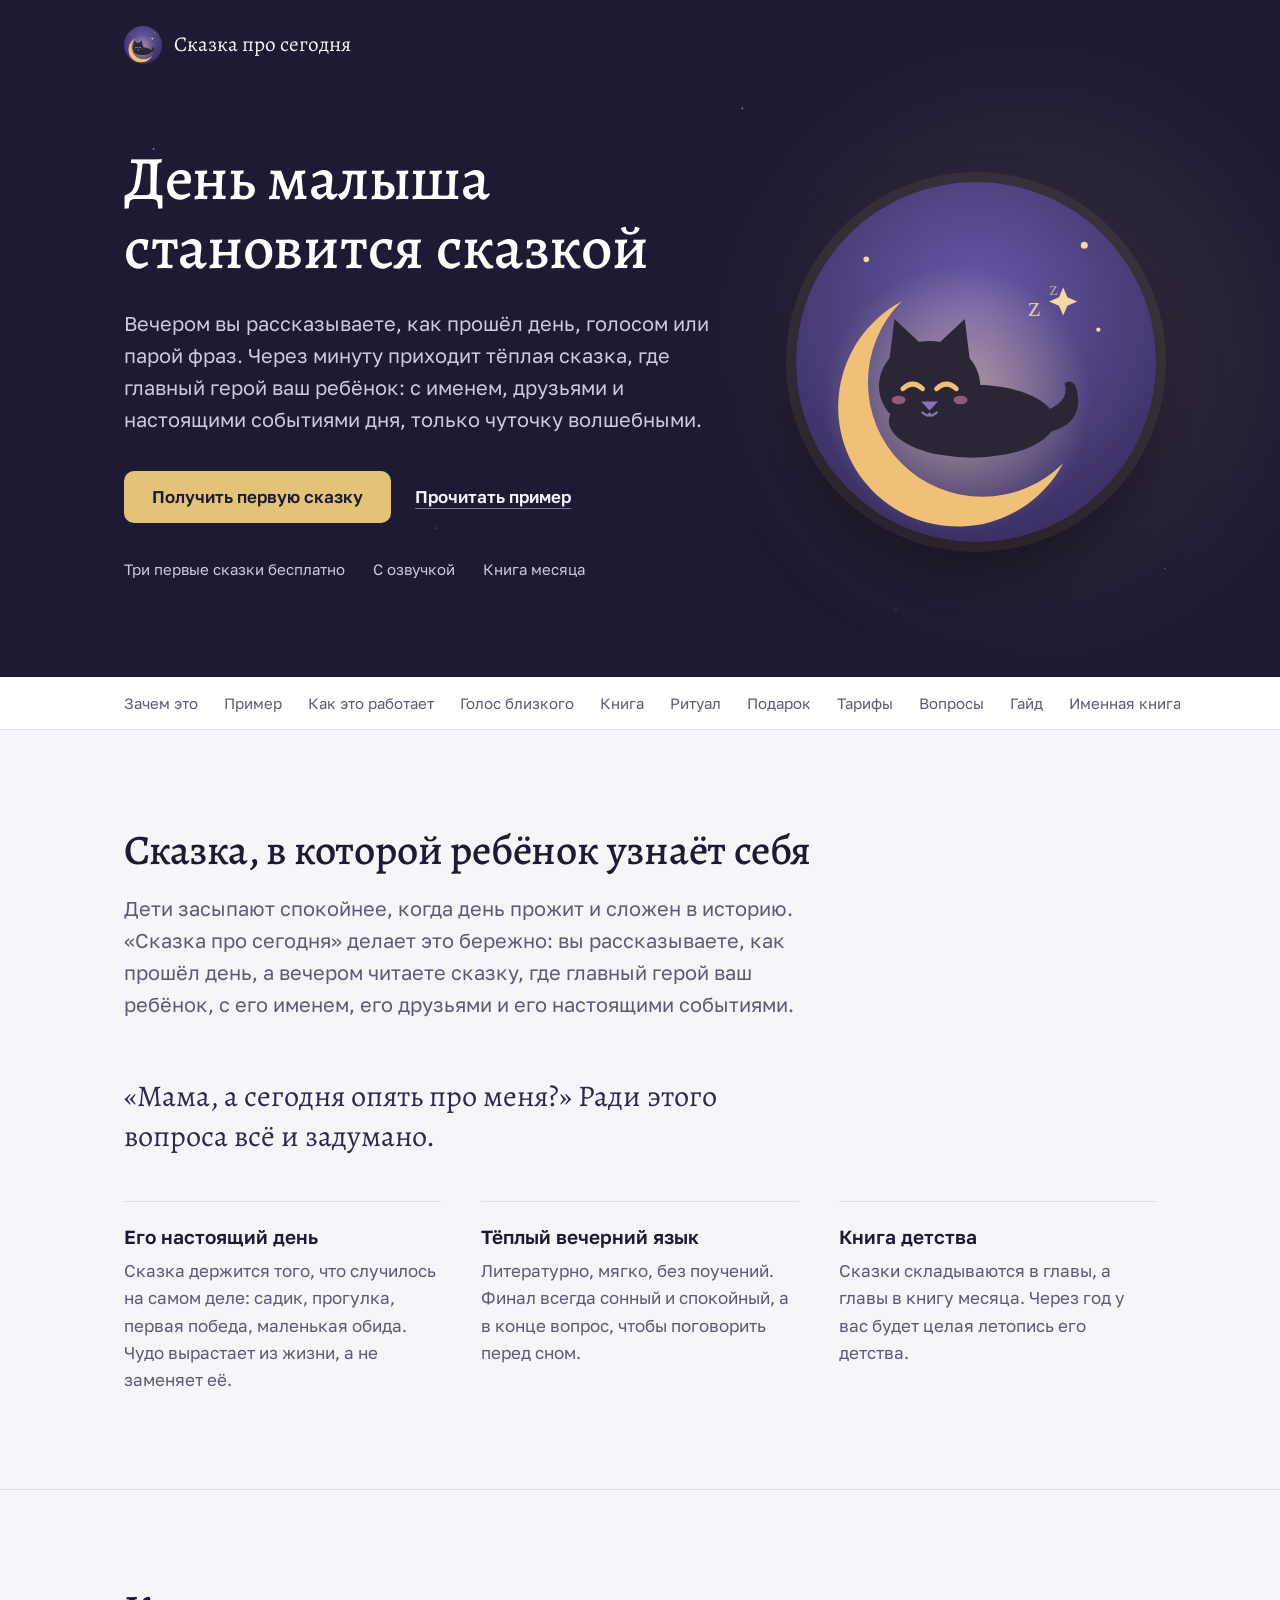
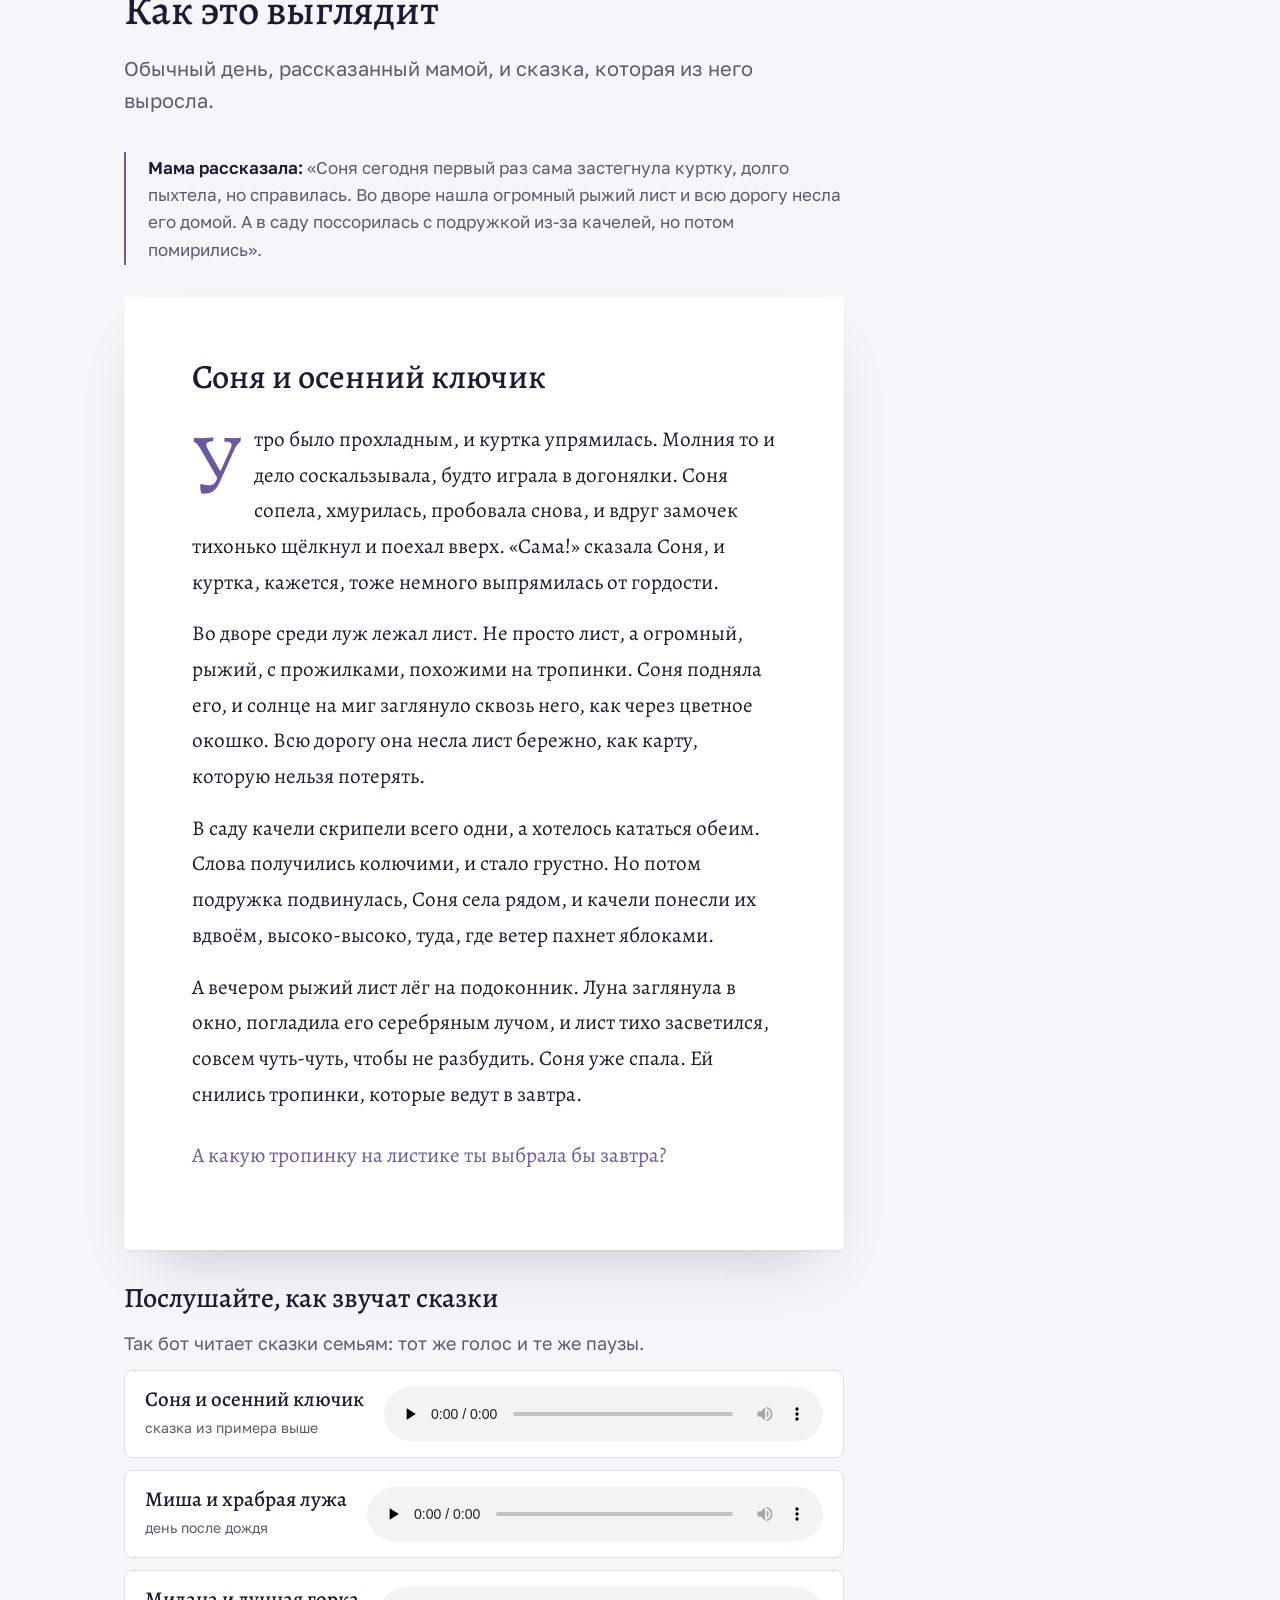
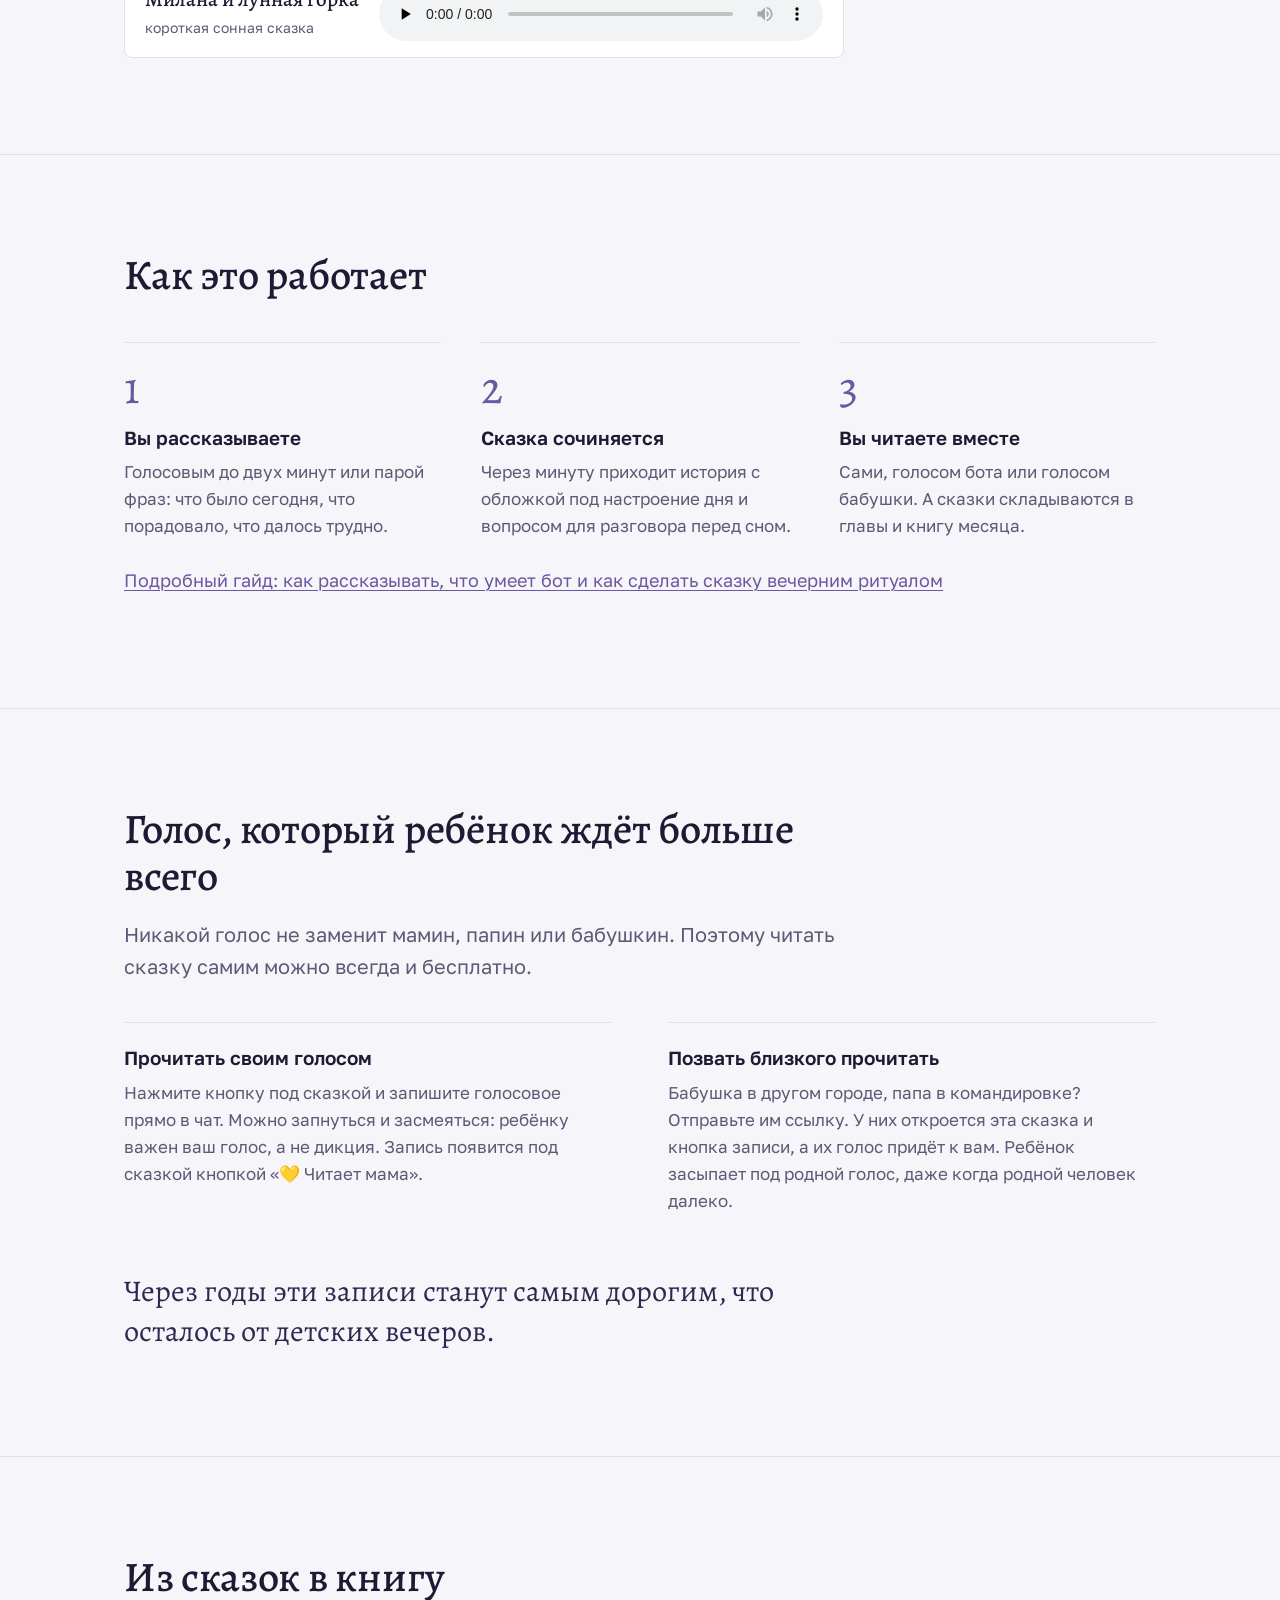
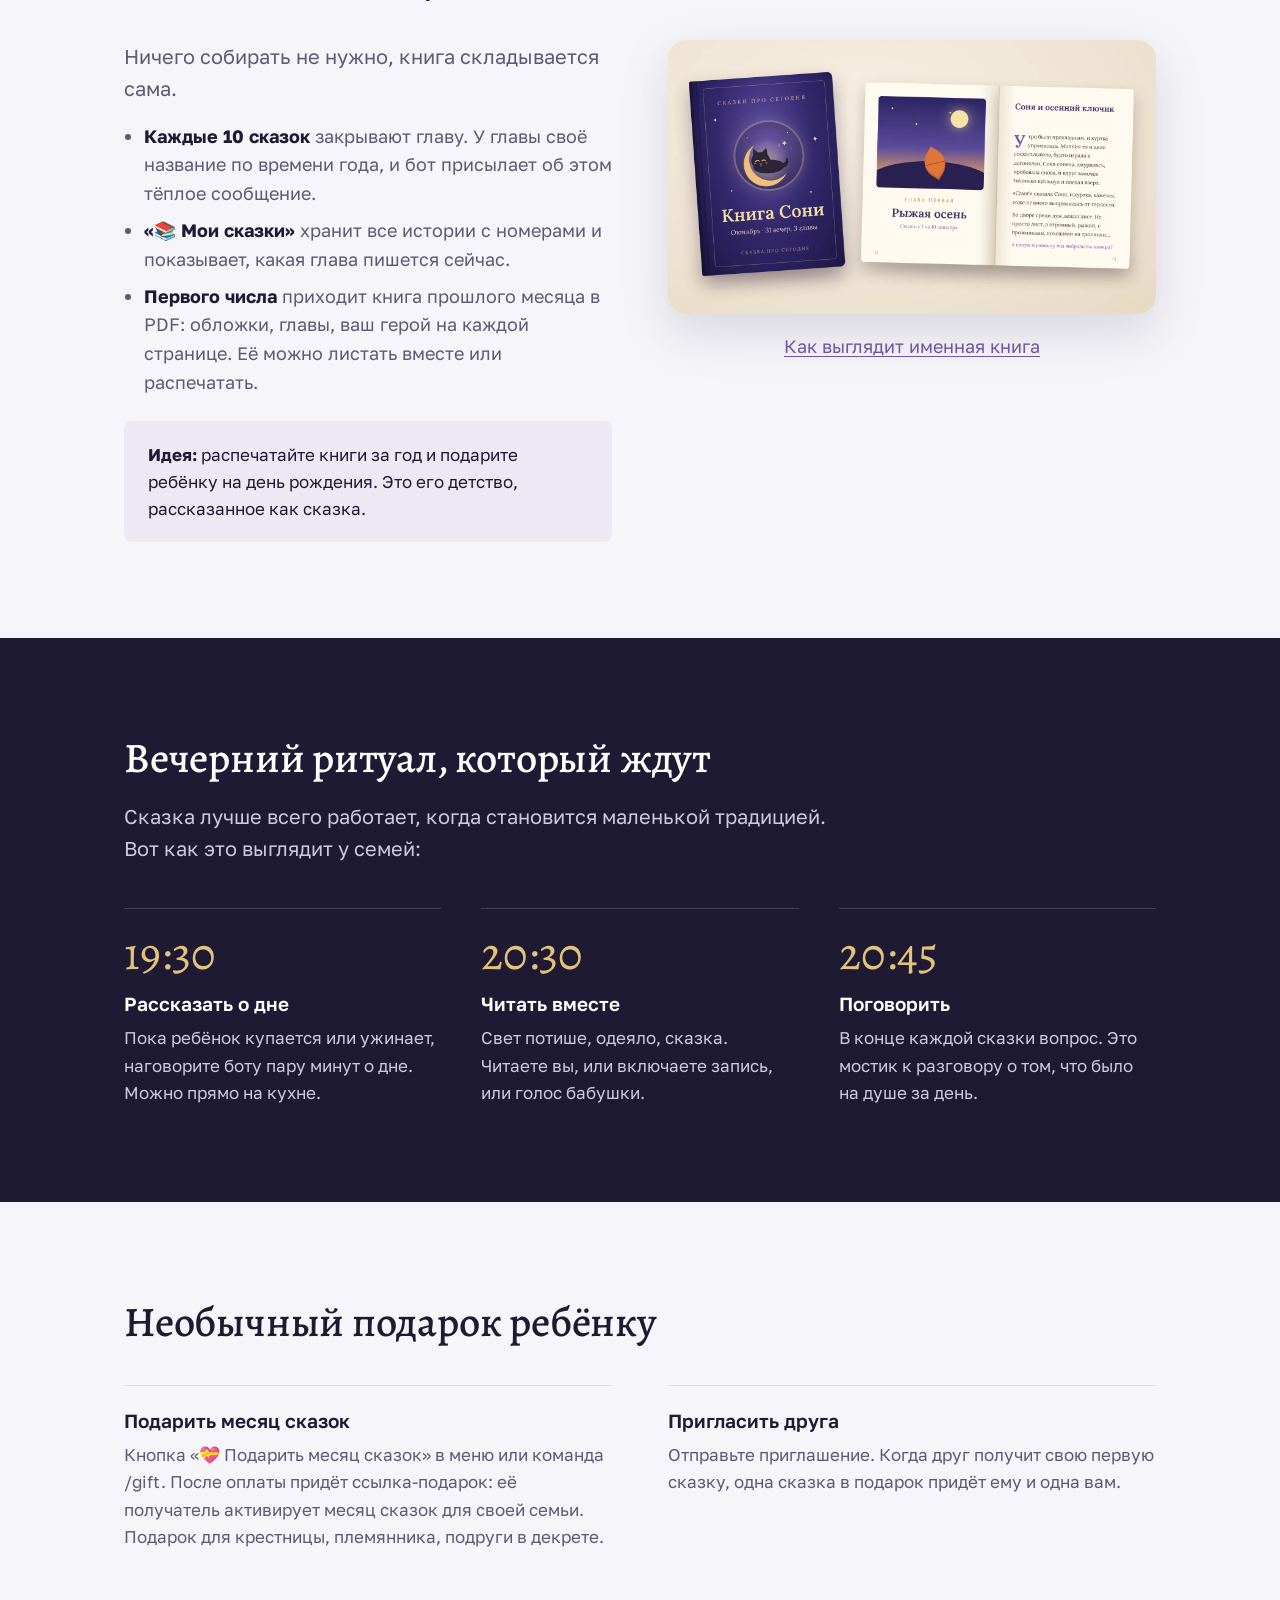
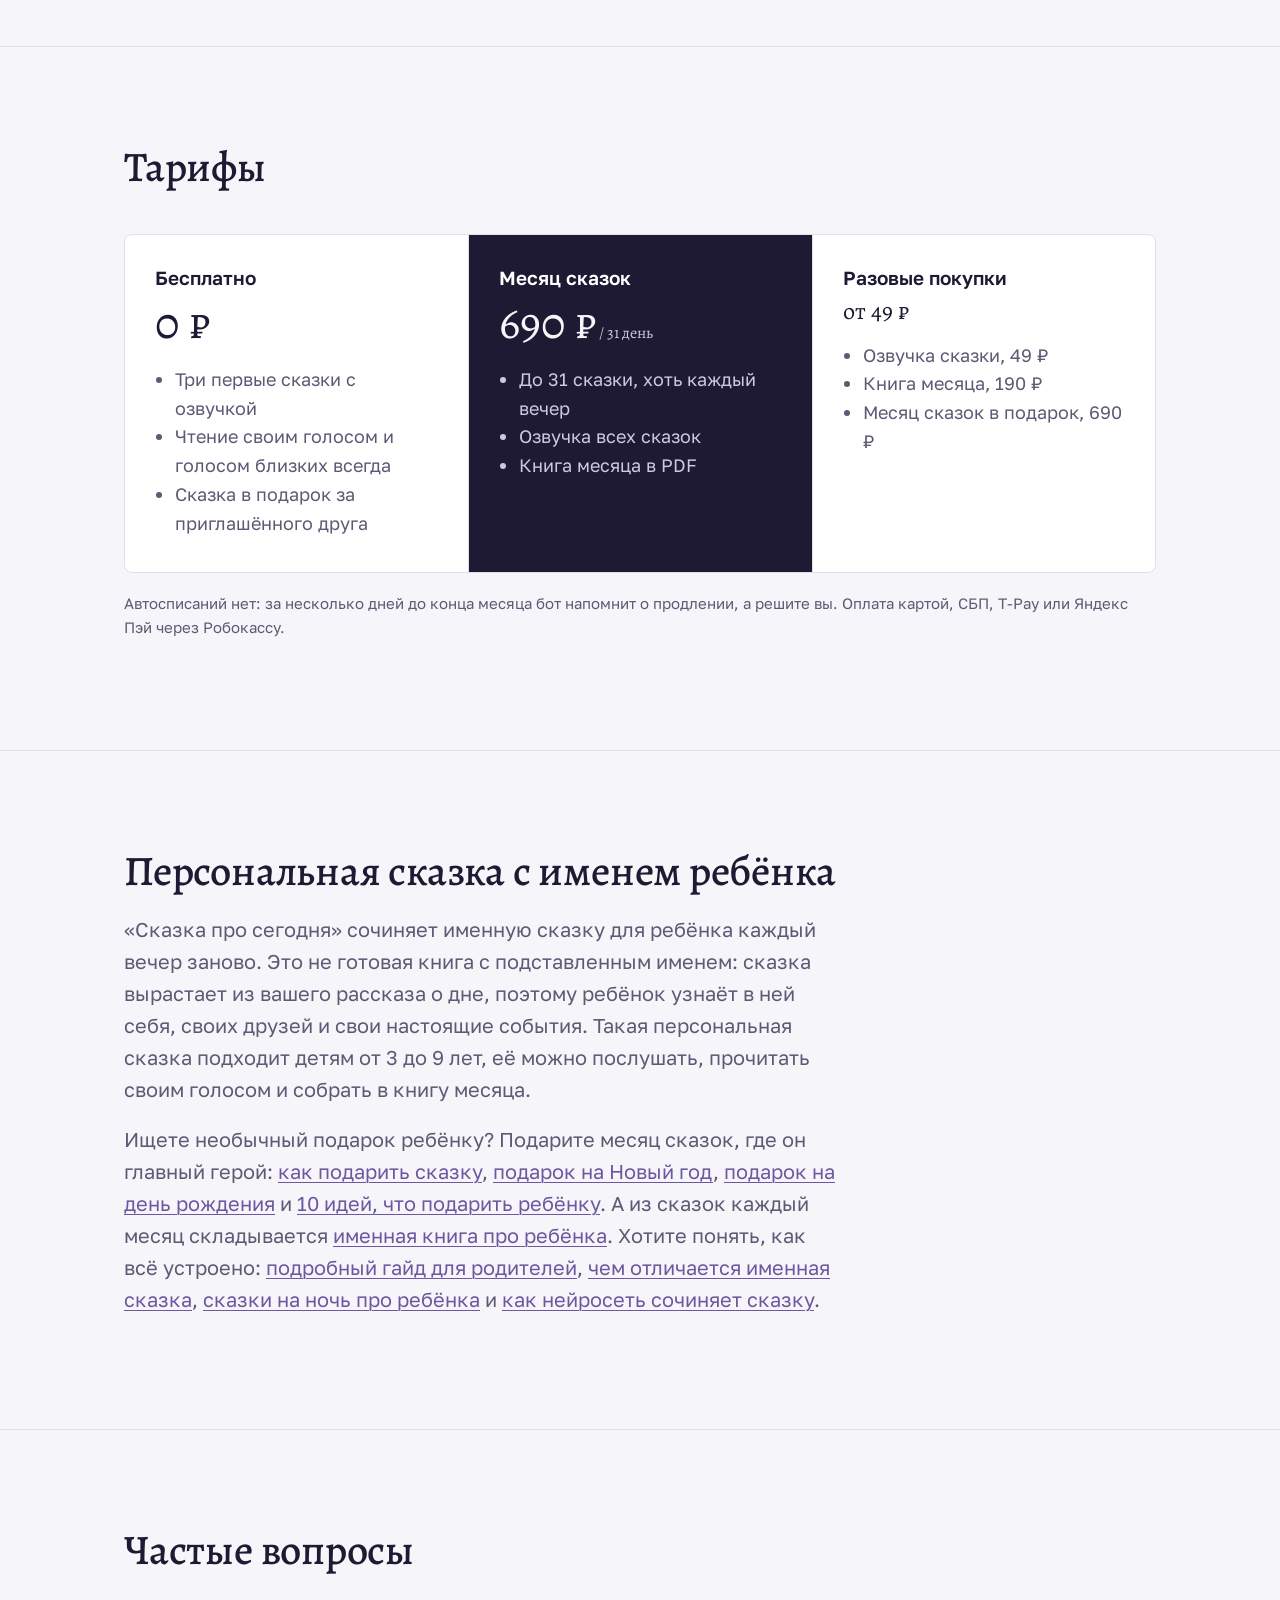
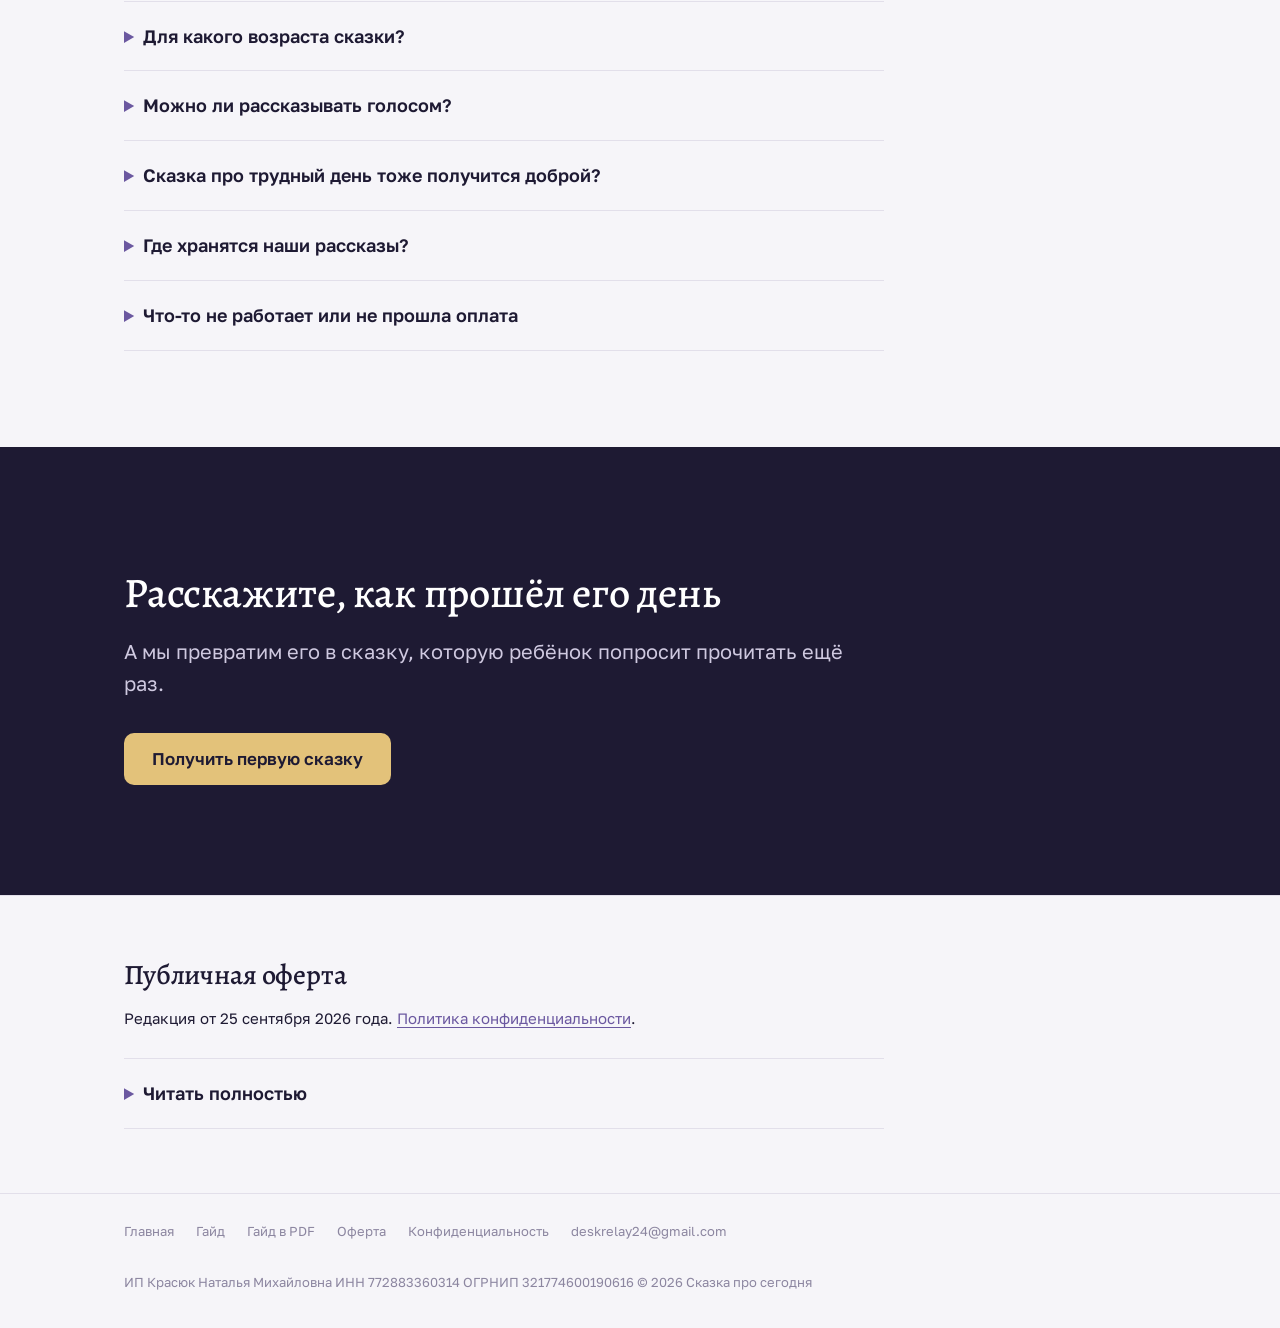
<file: index.html>
<!doctype html>
<html lang="ru">
<head>
<meta charset="utf-8">
<meta name="viewport" content="width=device-width, initial-scale=1">
<title>Сказка про сегодня: вечерняя сказка, где главный герой ваш ребёнок</title>
<meta name="description" content="Расскажите, как прошёл день ребёнка, и получите тёплую вечернюю сказку, где он главный герой. Озвучка, чтение голосом близких и книга месяца. Три первые сказки бесплатно.">
<link rel="canonical" href="https://skazkasegodnya.ru/">
<meta name="yandex-verification" content="4b8cb6a551af4bae">
<meta name="zen-verification" content="Okh4cyUvZDIvmqVbVMWw3YVkDaVjgIrGXho3cLJNeft9tdstjbWwAmBc9Z8PQuaG" />
<meta property="og:type" content="website"><meta property="og:locale" content="ru_RU"><meta property="og:url" content="https://skazkasegodnya.ru/">
<meta name="keywords" content="именная сказка, персональная сказка для ребенка, сказка с именем ребенка, сказка где главный герой ребенок, сказка в подарок ребенку, необычный подарок ребенку, сказки на ночь про ребенка, сказка нейросеть">
<link rel="icon" type="image/png" sizes="32x32" href="favicon-32.png"><link rel="apple-touch-icon" href="apple-touch-icon.png"><meta property="og:title" content="Сказка про сегодня"><meta property="og:description" content="Вечерняя сказка, где главный герой ваш ребёнок. Три первые бесплатно."><meta property="og:image" content="https://skazkasegodnya.ru/og.png">
<link rel="preconnect" href="https://fonts.googleapis.com"><link rel="preconnect" href="https://fonts.gstatic.com" crossorigin><link href="https://fonts.googleapis.com/css2?family=Alegreya:wght@400;500;700&family=Golos+Text:wght@400;500;600&display=swap" rel="stylesheet"><link rel="stylesheet" href="style.css?v=3">
<script type="application/ld+json">{"@context": "https://schema.org", "@type": "Organization", "name": "Сказка про сегодня", "url": "https://skazkasegodnya.ru/", "logo": "https://skazkasegodnya.ru/icon-128.png", "email": "deskrelay24@gmail.com", "sameAs": ["https://t.me/Skazka_segodnya_bot"]}</script><script type="application/ld+json">{"@context": "https://schema.org", "@type": "Product", "name": "Сказка про сегодня: персональная сказка для ребёнка", "description": "Персональная вечерняя сказка, где главный герой ваш ребёнок: с его именем, друзьями и событиями дня. Озвучка и книга месяца.", "brand": {"@type": "Brand", "name": "Сказка про сегодня"}, "image": "https://skazkasegodnya.ru/og.png", "offers": {"@type": "Offer", "price": "690", "priceCurrency": "RUB", "availability": "https://schema.org/InStock", "url": "https://skazkasegodnya.ru/#prices"}}</script><script type="application/ld+json">{"@context": "https://schema.org", "@type": "WebSite", "name": "Сказка про сегодня", "url": "https://skazkasegodnya.ru/"}</script><script type="application/ld+json">{"@context": "https://schema.org", "@type": "FAQPage", "mainEntity": [{"@type": "Question", "name": "Для какого возраста сказки?", "acceptedAnswer": {"@type": "Answer", "text": "Лучше всего для детей от 3 до 9 лет. Язык мягкий и понятный, а сюжет всегда вырастает из настоящего дня ребёнка."}}, {"@type": "Question", "name": "Можно ли рассказывать голосом?", "acceptedAnswer": {"@type": "Answer", "text": "Да, голосовое до двух минут. Бот расшифрует его и покажет текст, чтобы вы могли поправить имя или слово, если он ослышался."}}, {"@type": "Question", "name": "Сказка про трудный день тоже получится доброй?", "acceptedAnswer": {"@type": "Answer", "text": "Да. Обиды и огорчения сказка проживает бережно, без нотаций и наказаний, и всегда заканчивается спокойно."}}, {"@type": "Question", "name": "Где хранятся наши рассказы?", "acceptedAnswer": {"@type": "Answer", "text": "Только в боте, они нужны, чтобы сочинять сказки и собирать книгу. Команда /forget стирает всё: рассказы, сказки и записи голоса."}}, {"@type": "Question", "name": "Что-то не работает или не прошла оплата", "acceptedAnswer": {"@type": "Answer", "text": "В боте есть кнопка «Написать нам», мы ответим прямо в чате. Или на почту deskrelay24@gmail.com."}}]}</script>
<!-- Top.Mail.Ru counter (VK Реклама, пиксель 3801021) -->
<script type="text/javascript">
var _tmr = window._tmr || (window._tmr = []);
_tmr.push({id: "3801021", type: "pageView", start: (new Date()).getTime()});
(function (d, w, id) {
if (d.getElementById(id)) return;
var ts = d.createElement("script"); ts.type = "text/javascript"; ts.async = true; ts.id = id;
ts.src = "https://top-fwz1.mail.ru/js/code.js";
var f = function () {var s = d.getElementsByTagName("script")[0]; s.parentNode.insertBefore(ts, s);};
if (w.opera == "[object Opera]") { d.addEventListener("DOMContentLoaded", f, false); } else { f(); }
})(document, window, "tmr-code");
document.addEventListener("click", function (e) {
var a = e.target.closest && e.target.closest("a[href*='t.me/']");
if (a) { _tmr.push({type: "reachGoal", id: 3801021, goal: "bot_click"}); }
}, true);
</script>
<!-- /Top.Mail.Ru counter -->
</head>
<body>
<noscript><div><img src="https://top-fwz1.mail.ru/counter?id=3801021;js=na" style="position:absolute;left:-9999px;" alt="Top.Mail.Ru" /></div></noscript>

<header><div class="wrap"><a class="brand" href="index.html"><img src="icon-128.png" alt="" width="38" height="38">Сказка про сегодня</a><div class="hero"><div class="hero-text"><h1>День малыша становится сказкой</h1>
    <p>Вечером вы рассказываете, как прошёл день, голосом или парой фраз. Через минуту приходит тёплая сказка, где главный герой ваш ребёнок: с именем, друзьями и настоящими событиями дня, только чуточку волшебными.</p>
    <a class="btn" href="https://t.me/Skazka_segodnya_bot?start=p_site">Получить первую сказку</a><a class="btn ghost" href="#example">Прочитать пример</a>
    <div class="trust"><span>Три первые сказки бесплатно</span><span>С озвучкой</span><span>Книга месяца</span></div></div><img class="moon" src="logo.svg" width="360" height="360" alt="Пантера спит на полумесяце, знак «Сказки про сегодня»"></div></div></header>
<nav class="toc"><div class="wrap">
  <a href="#why">Зачем это</a><a href="#example">Пример</a><a href="#how">Как это работает</a><a href="#voice">Голос близкого</a><a href="#book">Книга</a><a href="#ritual">Ритуал</a><a href="#gift">Подарок</a><a href="#prices">Тарифы</a><a href="#faq">Вопросы</a><a href="guide.html">Гайд</a><a href="imennaya-kniga.html">Именная книга</a><a href="podarok-rebenku-na-novyj-god.html">На Новый год</a><a href="podarok-rebenku-na-den-rozhdeniya.html">На день рождения</a><a href="chto-podarit-rebenku.html">Что подарить</a><a href="imennaya-skazka.html">Именная сказка</a><a href="skazka-v-podarok.html">Сказка в подарок</a><a href="skazki-na-noch-pro-rebenka.html">Сказки на ночь</a><a href="skazka-neiroset.html">Сказка нейросетью</a>
</div></nav>

<section id="why">
  <div class="wrap">
    <h2>Сказка, в которой ребёнок узнаёт себя</h2>
    <p class="lead">Дети засыпают спокойнее, когда день прожит и сложен в историю. «Сказка про сегодня» делает это бережно: вы рассказываете, как прошёл день, а вечером читаете сказку, где главный герой ваш ребёнок, с его именем, его друзьями и его настоящими событиями.</p>
    <div class="quote">«Мама, а сегодня опять про меня?» Ради этого вопроса всё и задумано.</div>
    <div class="grid3">
      <div class="card"><h3>Его настоящий день</h3><p>Сказка держится того, что случилось на самом деле: садик, прогулка, первая победа, маленькая обида. Чудо вырастает из жизни, а не заменяет её.</p></div>
      <div class="card"><h3>Тёплый вечерний язык</h3><p>Литературно, мягко, без поучений. Финал всегда сонный и спокойный, а в конце вопрос, чтобы поговорить перед сном.</p></div>
      <div class="card"><h3>Книга детства</h3><p>Сказки складываются в главы, а главы в книгу месяца. Через год у вас будет целая летопись его детства.</p></div>
    </div>
  </div>
</section>
<section id="example">
  <div class="wrap">
    <h2>Как это выглядит</h2>
    <p class="lead">Обычный день, рассказанный мамой, и сказка, которая из него выросла.</p>
    <div class="from"><b>Мама рассказала:</b> «Соня сегодня первый раз сама застегнула куртку, долго пыхтела, но справилась. Во дворе нашла огромный рыжий лист и всю дорогу несла его домой. А в саду поссорилась с подружкой из-за качелей, но потом помирились».</div>
    <div class="story">
      <h3>Соня и осенний ключик</h3>
      <p>Утро было прохладным, и куртка упрямилась. Молния то и дело соскальзывала, будто играла в догонялки. Соня сопела, хмурилась, пробовала снова, и вдруг замочек тихонько щёлкнул и поехал вверх. «Сама!» сказала Соня, и куртка, кажется, тоже немного выпрямилась от гордости.</p>
      <p>Во дворе среди луж лежал лист. Не просто лист, а огромный, рыжий, с прожилками, похожими на тропинки. Соня подняла его, и солнце на миг заглянуло сквозь него, как через цветное окошко. Всю дорогу она несла лист бережно, как карту, которую нельзя потерять.</p>
      <p>В саду качели скрипели всего одни, а хотелось кататься обеим. Слова получились колючими, и стало грустно. Но потом подружка подвинулась, Соня села рядом, и качели понесли их вдвоём, высоко-высоко, туда, где ветер пахнет яблоками.</p>
      <p>А вечером рыжий лист лёг на подоконник. Луна заглянула в окно, погладила его серебряным лучом, и лист тихо засветился, совсем чуть-чуть, чтобы не разбудить. Соня уже спала. Ей снились тропинки, которые ведут в завтра.</p>
      <p class="ask">А какую тропинку на листике ты выбрала бы завтра?</p>
    </div>
    <div class="listen-list"><h3 style="margin-top:30px">Послушайте, как звучат сказки</h3><p style="color:var(--muted);margin:0 0 10px">Так бот читает сказки семьям: тот же голос и те же паузы.</p>
<div class="listen"><div><b>Соня и осенний ключик</b><span>сказка из примера выше</span></div><audio controls preload="none" src="skazka-sonya.mp3"></audio></div>
<div class="listen"><div><b>Миша и храбрая лужа</b><span>день после дождя</span></div><audio controls preload="none" src="skazka-misha.mp3"></audio></div>
<div class="listen"><div><b>Милана и лунная горка</b><span>короткая сонная сказка</span></div><audio controls preload="none" src="skazka-milana.mp3"></audio></div></div>
  </div>
</section>
<section id="how">
  <div class="wrap">
    <h2>Как это работает</h2>
    <div class="grid3">
      <div class="card"><div class="time">1</div><h3>Вы рассказываете</h3><p>Голосовым до двух минут или парой фраз: что было сегодня, что порадовало, что далось трудно.</p></div>
      <div class="card"><div class="time">2</div><h3>Сказка сочиняется</h3><p>Через минуту приходит история с обложкой под настроение дня и вопросом для разговора перед сном.</p></div>
      <div class="card"><div class="time">3</div><h3>Вы читаете вместе</h3><p>Сами, голосом бота или голосом бабушки. А сказки складываются в главы и книгу месяца.</p></div>
    </div>
    <p style="margin-top:26px"><a href="guide.html">Подробный гайд: как рассказывать, что умеет бот и как сделать сказку вечерним ритуалом</a></p>
  </div>
</section>
<section id="voice">
  <div class="wrap">
    <h2>Голос, который ребёнок ждёт больше всего</h2>
    <p class="lead">Никакой голос не заменит мамин, папин или бабушкин. Поэтому читать сказку самим можно всегда и бесплатно.</p>
    <div class="grid">
      <div class="card"><h3>Прочитать своим голосом</h3><p>Нажмите кнопку под сказкой и запишите голосовое прямо в чат. Можно запнуться и засмеяться: ребёнку важен ваш голос, а не дикция. Запись появится под сказкой кнопкой «💛 Читает мама».</p></div>
      <div class="card"><h3>Позвать близкого прочитать</h3><p>Бабушка в другом городе, папа в командировке? Отправьте им ссылку. У них откроется эта сказка и кнопка записи, а их голос придёт к вам. Ребёнок засыпает под родной голос, даже когда родной человек далеко.</p></div>
    </div>
    <div class="quote">Через годы эти записи станут самым дорогим, что осталось от детских вечеров.</div>
  </div>
</section>
<section id="book">
  <div class="wrap">
    <h2>Из сказок в книгу</h2>
    <div class="grid">
      <div>
        <p class="lead">Ничего собирать не нужно, книга складывается сама.</p>
        <ul style="margin-top:12px">
          <li style="margin-bottom:8px"><b style="color:var(--ink)">Каждые 10 сказок</b> закрывают главу. У главы своё название по времени года, и бот присылает об этом тёплое сообщение.</li>
          <li style="margin-bottom:8px"><b style="color:var(--ink)">«📚 Мои сказки»</b> хранит все истории с номерами и показывает, какая глава пишется сейчас.</li>
          <li style="margin-bottom:8px"><b style="color:var(--ink)">Первого числа</b> приходит книга прошлого месяца в PDF: обложки, главы, ваш герой на каждой странице. Её можно листать вместе или распечатать.</li>
        </ul>
        <div class="tip"><b>Идея:</b> распечатайте книги за год и подарите ребёнку на день рождения. Это его детство, рассказанное как сказка.</div>
      </div>
      <div><img src="kniga-maket.webp" width="1600" height="900" loading="lazy" decoding="async" alt="Именная книга сказок про ребёнка: обложка «Книга Сони» с пантерой на полумесяце и разворот главы «Рыжая осень»" style="width:100%;height:auto;border-radius:18px;box-shadow:0 18px 50px rgba(47,41,64,.15)"><p style="text-align:center;margin-top:10px"><a href="imennaya-kniga.html">Как выглядит именная книга</a></p></div>
    </div>
  </div>
</section>
<section id="ritual" class="night">
  <div class="wrap">
    <h2>Вечерний ритуал, который ждут</h2>
    <p class="lead">Сказка лучше всего работает, когда становится маленькой традицией. Вот как это выглядит у семей:</p>
    <div class="grid3">
      <div class="card"><div class="time">19:30</div><h3>Рассказать о дне</h3><p>Пока ребёнок купается или ужинает, наговорите боту пару минут о дне. Можно прямо на кухне.</p></div>
      <div class="card"><div class="time">20:30</div><h3>Читать вместе</h3><p>Свет потише, одеяло, сказка. Читаете вы, или включаете запись, или голос бабушки.</p></div>
      <div class="card"><div class="time">20:45</div><h3>Поговорить</h3><p>В конце каждой сказки вопрос. Это мостик к разговору о том, что было на душе за день.</p></div>
    </div>
  </div>
</section>
<section id="gift">
  <div class="wrap">
    <h2>Необычный подарок ребёнку</h2>
    <div class="grid">
      <div class="card"><h3>Подарить месяц сказок</h3><p>Кнопка «💝 Подарить месяц сказок» в меню или команда /gift. После оплаты придёт ссылка-подарок: её получатель активирует месяц сказок для своей семьи. Подарок для крестницы, племянника, подруги в декрете.</p></div>
      <div class="card"><h3>Пригласить друга</h3><p>Отправьте приглашение. Когда друг получит свою первую сказку, одна сказка в подарок придёт ему и одна вам.</p></div>
    </div>
  </div>
</section>
<section id="prices">
  <div class="wrap">
    <h2>Тарифы</h2>
    <div class="plans">
      <div class="card"><h3>Бесплатно</h3><div class="price">0 ₽</div><ul><li>Три первые сказки с озвучкой</li><li>Чтение своим голосом и голосом близких всегда</li><li>Сказка в подарок за приглашённого друга</li></ul></div>
      <div class="card main"><h3>Месяц сказок</h3><div class="price">690 ₽<span style="font-size:16px;color:var(--muted)"> / 31 день</span></div><ul><li>До 31 сказки, хоть каждый вечер</li><li>Озвучка всех сказок</li><li>Книга месяца в PDF</li></ul></div>
      <div class="card"><h3>Разовые покупки</h3><div class="price" style="font-size:24px">от 49 ₽</div><ul><li>Озвучка сказки, 49 ₽</li><li>Книга месяца, 190 ₽</li><li>Месяц сказок в подарок, 690 ₽</li></ul></div>
    </div>
    <p style="color:var(--muted);margin-top:18px;font-size:15px">Автосписаний нет: за несколько дней до конца месяца бот напомнит о продлении, а решите вы. Оплата картой, СБП, T-Pay или Яндекс Пэй через Робокассу.</p>
  </div>
</section>
<section id="about"><div class="wrap"><h2>Персональная сказка с именем ребёнка</h2>
<p class="lead">«Сказка про сегодня» сочиняет именную сказку для ребёнка каждый вечер заново. Это не готовая книга с подставленным именем: сказка вырастает из вашего рассказа о дне, поэтому ребёнок узнаёт в ней себя, своих друзей и свои настоящие события. Такая персональная сказка подходит детям от 3 до 9 лет, её можно послушать, прочитать своим голосом и собрать в книгу месяца.</p>
<p class="lead">Ищете необычный подарок ребёнку? Подарите месяц сказок, где он главный герой: <a href="skazka-v-podarok.html">как подарить сказку</a>, <a href="podarok-rebenku-na-novyj-god.html">подарок на Новый год</a>, <a href="podarok-rebenku-na-den-rozhdeniya.html">подарок на день рождения</a> и <a href="chto-podarit-rebenku.html">10 идей, что подарить ребёнку</a>. А из сказок каждый месяц складывается <a href="imennaya-kniga.html">именная книга про ребёнка</a>. Хотите понять, как всё устроено: <a href="guide.html">подробный гайд для родителей</a>, <a href="imennaya-skazka.html">чем отличается именная сказка</a>, <a href="skazki-na-noch-pro-rebenka.html">сказки на ночь про ребёнка</a> и <a href="skazka-neiroset.html">как нейросеть сочиняет сказку</a>.</p></div></section>
<section id="faq">
  <div class="wrap">
    <h2>Частые вопросы</h2>
    <details><summary>Для какого возраста сказки?</summary><p>Лучше всего для детей от 3 до 9 лет. Язык мягкий и понятный, а сюжет всегда вырастает из настоящего дня ребёнка.</p></details>
    <details><summary>Можно ли рассказывать голосом?</summary><p>Да, голосовое до двух минут. Бот расшифрует его и покажет текст, чтобы вы могли поправить имя или слово, если он ослышался.</p></details>
    <details><summary>Сказка про трудный день тоже получится доброй?</summary><p>Да. Обиды и огорчения сказка проживает бережно, без нотаций и наказаний, и всегда заканчивается спокойно.</p></details>
    <details><summary>Где хранятся наши рассказы?</summary><p>Только в боте, они нужны, чтобы сочинять сказки и собирать книгу. Команда /forget стирает всё: рассказы, сказки и записи голоса.</p></details>
    <details><summary>Что-то не работает или не прошла оплата</summary><p>В боте есть кнопка «Написать нам», мы ответим прямо в чате. Или на почту <a href="mailto:deskrelay24@gmail.com">deskrelay24@gmail.com</a>.</p></details>
  </div>
</section>
<section class="final">
  <div class="wrap">
    <h2 style="margin-top:12px">Расскажите, как прошёл его день</h2>
    <p class="lead" style="margin:0 auto 26px">А мы превратим его в сказку, которую ребёнок попросит прочитать ещё раз.</p>
    <a class="btn" href="https://t.me/Skazka_segodnya_bot?start=p_site">Получить первую сказку</a>
  </div>
</section>
<section id="offer">
  <div class="wrap offer">
    <h2>Публичная оферта</h2>
    <p>Редакция от 25 сентября 2026 года. <a href="privacy.html">Политика конфиденциальности</a>.</p>
    <details>
      <summary>Читать полностью</summary>
      <h3>1. Общие положения</h3>
      <p>1.1. Индивидуальный предприниматель Красюк Наталья Михайловна (далее Исполнитель) предлагает любому дееспособному лицу (далее Пользователь) заключить договор на оказание услуг на условиях настоящей оферты.</p>
      <p>1.2. Акцептом оферты является оплата выбранного тарифа. С момента оплаты договор считается заключённым.</p>
      <h3>2. Предмет договора</h3>
      <p>2.1. Исполнитель предоставляет Пользователю доступ к сервису «Сказка про сегодня» в Telegram-боте @Skazka_segodnya_bot: создание персональных текстовых сказок по рассказу Пользователя, обложки, озвучка синтезированным голосом, библиотека сказок и книга месяца в электронном виде.</p>
      <p>2.2. Сказки создаются с помощью программ генерации текста и изображений. Исполнитель проверяет их автоматическими фильтрами, но каждая сказка уникальна и может отличаться от ожиданий Пользователя.</p>
      <h3>3. Стоимость и порядок оплаты</h3>
      <p>3.1. Стоимость подписки «Месяц сказок» 690 рублей за 31 день. По подписке доступно до 31 сказки в календарный месяц. Без оплаты доступны три первые сказки с озвучкой, а также сказки, полученные в подарок за приглашённых друзей. Разовые покупки: «Озвучка сказки» 49 рублей за озвучку одной сказки (для подписчиков входит в подписку); «Книга месяца» 190 рублей за PDF-книгу сказок одного календарного месяца (для подписчиков входит в подписку); «Месяц сказок в подарок» 690 рублей: покупатель получает ссылку, по которой получатель однократно активирует подписку «Месяц сказок» на 31 день. Актуальная цена указывается в боте перед оплатой.</p>
      <p>3.2. Оплата производится через платёжный сервис Робокасса банковской картой или через СБП. Кассовый чек направляется в электронном виде.</p>
      <p>3.3. Период доступа начинается с момента подтверждения оплаты. Автоматическое продление не производится.</p>
      <h3>4. Права и обязанности</h3>
      <p>4.1. Исполнитель обязуется предоставить доступ к сервису в течение оплаченного периода и поддерживать его работоспособность, за исключением времени технических работ.</p>
      <p>4.2. Пользователь обязуется не передавать в рассказах чужие персональные данные без согласия их владельцев и не использовать сервис для создания материалов, нарушающих закон.</p>
      <h3>5. Возврат денежных средств</h3>
      <p>5.1. Если после оплаты Пользователь не создал ни одной сказки, деньги возвращаются полностью по его запросу в течение 14 дней с момента оплаты.</p>
      <p>5.2. Если сервис был недоступен по вине Исполнителя более 3 дней подряд, Исполнитель продлевает доступ на соответствующий срок или возвращает часть оплаты пропорционально по выбору Пользователя.</p>
      <p>5.3. Запрос на возврат направляется на контакты, указанные ниже. Возврат производится на тот же способ оплаты в течение 10 рабочих дней.</p>
      <h3>6. Персональные данные</h3>
      <p>6.1. Исполнитель хранит имя ребёнка, рассказы и сказки только для работы сервиса и не передаёт их третьим лицам, кроме программ генерации, которые обрабатывают текст для создания сказки.</p>
      <p>6.2. Пользователь может удалить все свои данные командой /forget в боте. Подробнее: <a href="privacy.html">Политика конфиденциальности</a>.</p>
      <h3>7. Прочее</h3>
      <p>7.1. Исполнитель вправе изменять оферту. Новая редакция действует для оплат, совершённых после её публикации.</p>
      <p>7.2. Споры решаются путём переговоров, а при недостижении согласия в соответствии с законодательством Российской Федерации.</p>
    </details>
  </div>
</section>

<footer class="mini"><div class="wrap"><a href="index.html">Главная</a> <a href="guide.html">Гайд</a> <a href="guide.pdf">Гайд в PDF</a> <a href="index.html#offer">Оферта</a> <a href="privacy.html">Конфиденциальность</a> <a href="mailto:deskrelay24@gmail.com">deskrelay24@gmail.com</a><br>ИП Красюк Наталья Михайловна ИНН 772883360314 ОГРНИП 321774600190616 © 2026 Сказка про сегодня</div></footer>
<script>(function(){var q=new URLSearchParams(location.search);var u=q.get("utm_source")||"",p=/vk/i.test(u)?"p_vk_":/yandex|direct/i.test(u)?"p_yd_":"";if(!p)return;document.querySelectorAll('a[href*="t.me/Skazka_segodnya_bot?start=p_"]').forEach(function(a){a.href=a.href.replace(/start=p_(seo_)?/,"start="+p)})})();</script>
</body>
</html>
</file>
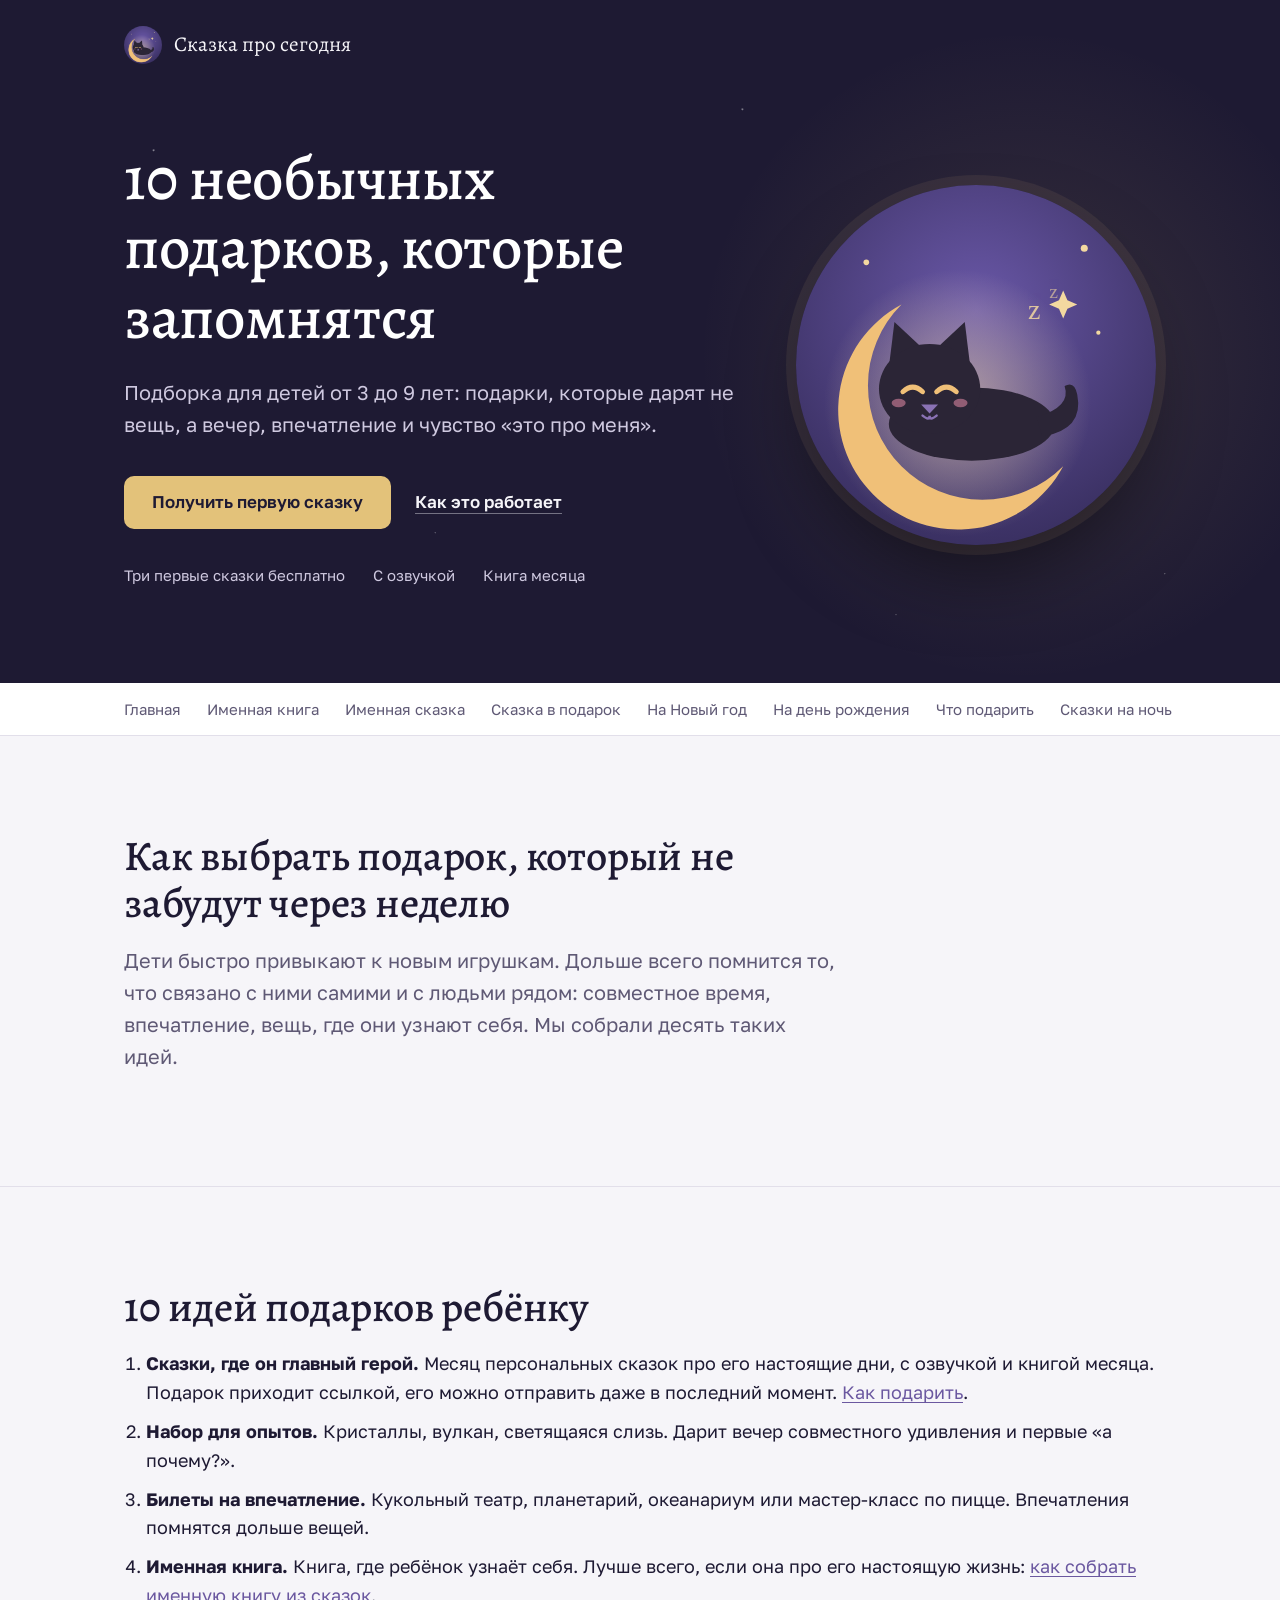
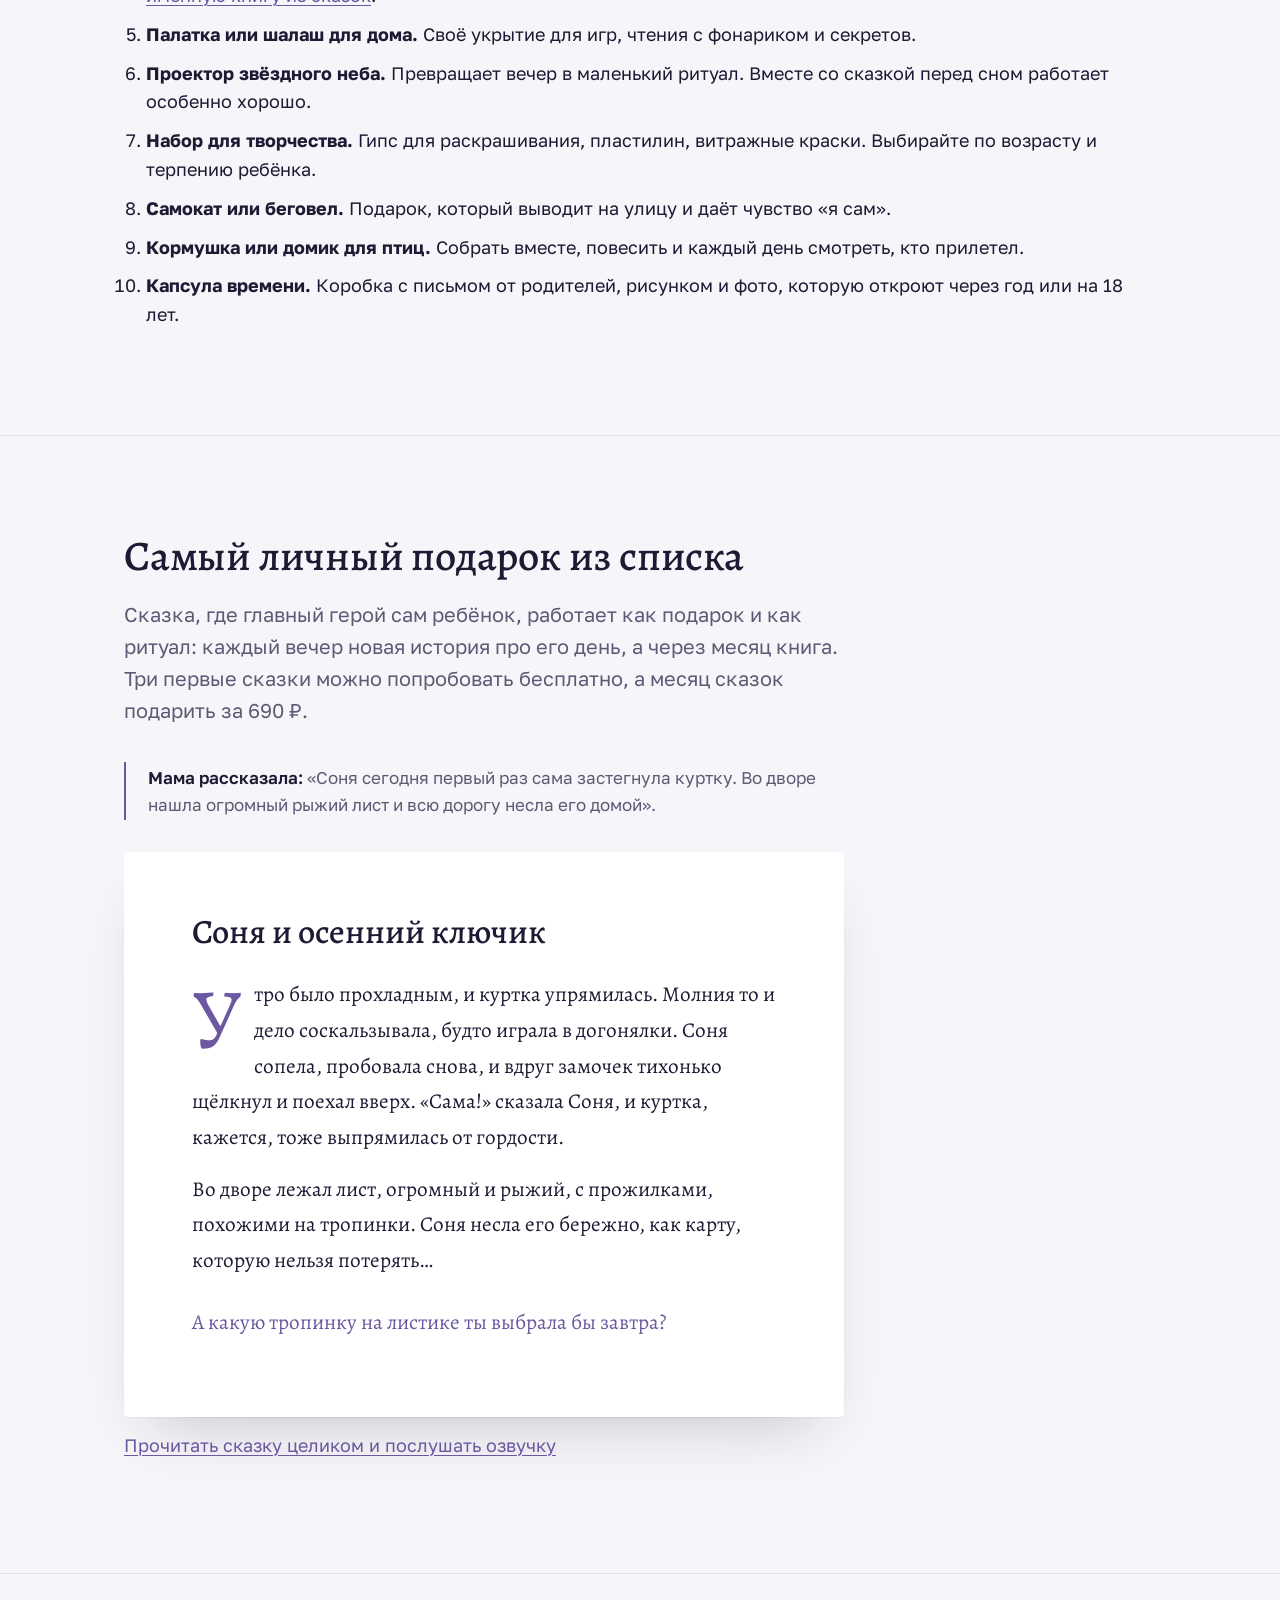
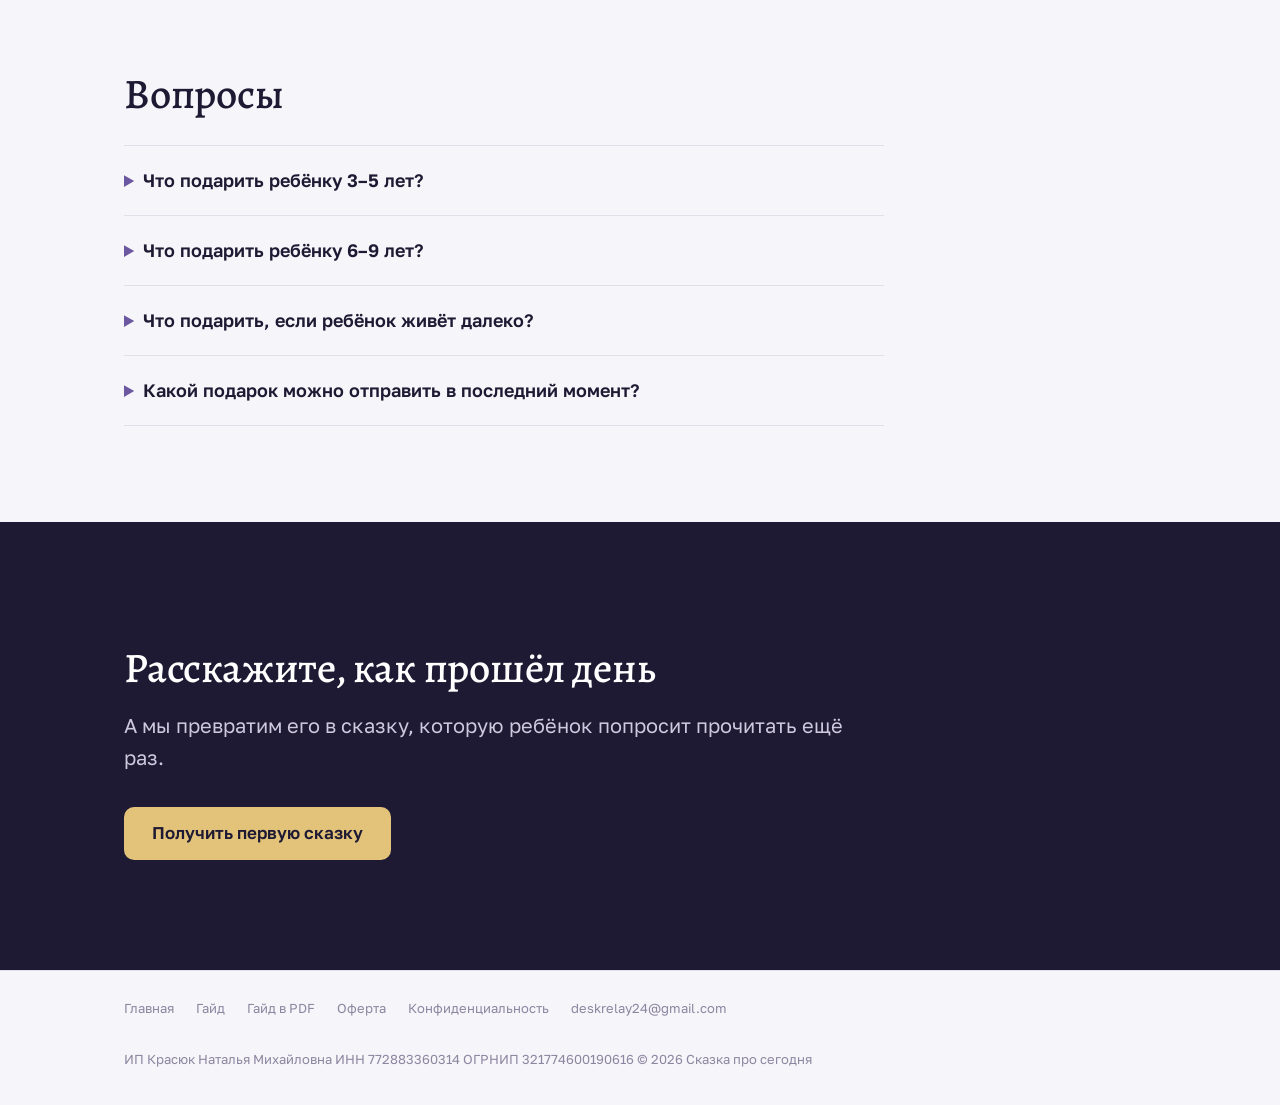
<file: chto-podarit-rebenku.html>
<!doctype html>
<html lang="ru">
<head>
<meta charset="utf-8">
<meta name="viewport" content="width=device-width, initial-scale=1">
<title>Что подарить ребёнку: 10 необычных подарков, которые запомнятся</title>
<meta name="description" content="Что подарить ребёнку на день рождения и Новый год: 10 необычных идей подарков для детей от 3 до 9 лет, от впечатлений до именных сказок. Советы, как выбрать.">
<link rel="canonical" href="https://skazkasegodnya.ru/chto-podarit-rebenku.html">
<link rel="icon" type="image/png" sizes="32x32" href="favicon-32.png"><link rel="apple-touch-icon" href="apple-touch-icon.png">
<meta property="og:type" content="website"><meta property="og:locale" content="ru_RU"><meta property="og:site_name" content="Сказка про сегодня"><meta property="og:title" content="Что подарить ребёнку: 10 необычных подарков, которые запомнятся"><meta property="og:description" content="Что подарить ребёнку на день рождения и Новый год: 10 необычных идей подарков для детей от 3 до 9 лет, от впечатлений до именных сказок. Советы, как выбрать."><meta property="og:url" content="https://skazkasegodnya.ru/chto-podarit-rebenku.html"><meta property="og:image" content="https://skazkasegodnya.ru/og.png">
<script type="application/ld+json">{"@context": "https://schema.org", "@type": "Organization", "name": "Сказка про сегодня", "url": "https://skazkasegodnya.ru/", "logo": "https://skazkasegodnya.ru/icon-128.png", "email": "deskrelay24@gmail.com", "sameAs": ["https://t.me/Skazka_segodnya_bot"]}</script><script type="application/ld+json">{"@context": "https://schema.org", "@type": "Product", "name": "Сказка про сегодня: персональная сказка для ребёнка", "description": "Персональная вечерняя сказка, где главный герой ваш ребёнок: с его именем, друзьями и событиями дня. Озвучка и книга месяца.", "brand": {"@type": "Brand", "name": "Сказка про сегодня"}, "image": "https://skazkasegodnya.ru/og.png", "offers": {"@type": "Offer", "price": "690", "priceCurrency": "RUB", "availability": "https://schema.org/InStock", "url": "https://skazkasegodnya.ru/#prices"}}</script><script type="application/ld+json">{"@context": "https://schema.org", "@type": "BreadcrumbList", "itemListElement": [{"@type": "ListItem", "position": 1, "name": "Главная", "item": "https://skazkasegodnya.ru/"}, {"@type": "ListItem", "position": 2, "name": "Что подарить ребёнку", "item": "https://skazkasegodnya.ru/chto-podarit-rebenku.html"}]}</script><script type="application/ld+json">{"@context": "https://schema.org", "@type": "FAQPage", "mainEntity": [{"@type": "Question", "name": "Что подарить ребёнку 3–5 лет?", "acceptedAnswer": {"@type": "Answer", "text": "Подарки, которые развивают воображение и дают время с родителями: сказки про него самого, палатку для игр, проектор звёзд, наборы для творчества."}}, {"@type": "Question", "name": "Что подарить ребёнку 6–9 лет?", "acceptedAnswer": {"@type": "Answer", "text": "Наборы для опытов, впечатления, самокат, капсулу времени и именную книгу сказок про его жизнь."}}, {"@type": "Question", "name": "Что подарить, если ребёнок живёт далеко?", "acceptedAnswer": {"@type": "Answer", "text": "Подарок, который приходит ссылкой: например, месяц сказок, где он главный герой. Его можно отправить в любой момент."}}, {"@type": "Question", "name": "Какой подарок можно отправить в последний момент?", "acceptedAnswer": {"@type": "Answer", "text": "Электронный: месяц сказок приходит ссылкой сразу после оплаты."}}]}</script>
<link rel="preconnect" href="https://fonts.googleapis.com"><link rel="preconnect" href="https://fonts.gstatic.com" crossorigin><link href="https://fonts.googleapis.com/css2?family=Alegreya:wght@400;500;700&family=Golos+Text:wght@400;500;600&display=swap" rel="stylesheet"><link rel="stylesheet" href="style.css?v=3">
<!-- Top.Mail.Ru counter (VK Реклама, пиксель 3801021) -->
<script type="text/javascript">
var _tmr = window._tmr || (window._tmr = []);
_tmr.push({id: "3801021", type: "pageView", start: (new Date()).getTime()});
(function (d, w, id) {
if (d.getElementById(id)) return;
var ts = d.createElement("script"); ts.type = "text/javascript"; ts.async = true; ts.id = id;
ts.src = "https://top-fwz1.mail.ru/js/code.js";
var f = function () {var s = d.getElementsByTagName("script")[0]; s.parentNode.insertBefore(ts, s);};
if (w.opera == "[object Opera]") { d.addEventListener("DOMContentLoaded", f, false); } else { f(); }
})(document, window, "tmr-code");
document.addEventListener("click", function (e) {
var a = e.target.closest && e.target.closest("a[href*='t.me/']");
if (a) { _tmr.push({type: "reachGoal", id: 3801021, goal: "bot_click"}); }
}, true);
</script>
<!-- /Top.Mail.Ru counter -->
</head>
<body>
<noscript><div><img src="https://top-fwz1.mail.ru/counter?id=3801021;js=na" style="position:absolute;left:-9999px;" alt="Top.Mail.Ru" /></div></noscript>

<header><div class="wrap"><a class="brand" href="index.html"><img src="icon-128.png" alt="" width="38" height="38">Сказка про сегодня</a><div class="hero"><div class="hero-text"><h1>10 необычных подарков, которые запомнятся</h1><p>Подборка для детей от 3 до 9 лет: подарки, которые дарят не вещь, а вечер, впечатление и чувство «это про меня».</p><a class="btn" href="https://t.me/Skazka_segodnya_bot?start=p_seo_chto">Получить первую сказку</a><a class="btn ghost" href="guide.html">Как это работает</a><div class="trust"><span>Три первые сказки бесплатно</span><span>С озвучкой</span><span>Книга месяца</span></div></div><img class="moon" src="logo.svg" width="360" height="360" alt="Пантера спит на полумесяце, знак «Сказки про сегодня»"></div></div></header>
<nav class="toc"><div class="wrap"><a href="index.html">Главная</a><a href="imennaya-kniga.html">Именная книга</a><a href="imennaya-skazka.html">Именная сказка</a><a href="skazka-v-podarok.html">Сказка в подарок</a><a href="podarok-rebenku-na-novyj-god.html">На Новый год</a><a href="podarok-rebenku-na-den-rozhdeniya.html">На день рождения</a><a href="chto-podarit-rebenku.html">Что подарить</a><a href="skazki-na-noch-pro-rebenka.html">Сказки на ночь</a><a href="skazka-neiroset.html">Нейросетью</a><a href="guide.html">Гайд</a></div></nav><section><div class="wrap"><h2>Как выбрать подарок, который не забудут через неделю</h2><p class="lead">Дети быстро привыкают к новым игрушкам. Дольше всего помнится то, что связано с ними самими и с людьми рядом: совместное время, впечатление, вещь, где они узнают себя. Мы собрали десять таких идей.</p></div></section>
<section><div class="wrap"><h2>10 идей подарков ребёнку</h2><ol class="steps"><li><b>Сказки, где он главный герой.</b> Месяц персональных сказок про его настоящие дни, с озвучкой и книгой месяца. Подарок приходит ссылкой, его можно отправить даже в последний момент. <a href="skazka-v-podarok.html">Как подарить</a>.</li><li><b>Набор для опытов.</b> Кристаллы, вулкан, светящаяся слизь. Дарит вечер совместного удивления и первые «а почему?».</li><li><b>Билеты на впечатление.</b> Кукольный театр, планетарий, океанариум или мастер-класс по пицце. Впечатления помнятся дольше вещей.</li><li><b>Именная книга.</b> Книга, где ребёнок узнаёт себя. Лучше всего, если она про его настоящую жизнь: <a href="imennaya-kniga.html">как собрать именную книгу из сказок</a>.</li><li><b>Палатка или шалаш для дома.</b> Своё укрытие для игр, чтения с фонариком и секретов.</li><li><b>Проектор звёздного неба.</b> Превращает вечер в маленький ритуал. Вместе со сказкой перед сном работает особенно хорошо.</li><li><b>Набор для творчества.</b> Гипс для раскрашивания, пластилин, витражные краски. Выбирайте по возрасту и терпению ребёнка.</li><li><b>Самокат или беговел.</b> Подарок, который выводит на улицу и даёт чувство «я сам».</li><li><b>Кормушка или домик для птиц.</b> Собрать вместе, повесить и каждый день смотреть, кто прилетел.</li><li><b>Капсула времени.</b> Коробка с письмом от родителей, рисунком и фото, которую откроют через год или на 18 лет.</li></ol></div></section>
<section><div class="wrap"><h2>Самый личный подарок из списка</h2><p class="lead">Сказка, где главный герой сам ребёнок, работает как подарок и как ритуал: каждый вечер новая история про его день, а через месяц книга. Три первые сказки можно попробовать бесплатно, а месяц сказок подарить за 690 ₽.</p><div class="from"><b>Мама рассказала:</b> «Соня сегодня первый раз сама застегнула куртку. Во дворе нашла огромный рыжий лист и всю дорогу несла его домой».</div><div class="story"><h3>Соня и осенний ключик</h3><p>Утро было прохладным, и куртка упрямилась. Молния то и дело соскальзывала, будто играла в догонялки. Соня сопела, пробовала снова, и вдруг замочек тихонько щёлкнул и поехал вверх. «Сама!» сказала Соня, и куртка, кажется, тоже выпрямилась от гордости.</p><p>Во дворе лежал лист, огромный и рыжий, с прожилками, похожими на тропинки. Соня несла его бережно, как карту, которую нельзя потерять…</p><p class="ask">А какую тропинку на листике ты выбрала бы завтра?</p></div><p style="margin-top:14px"><a href="index.html#example">Прочитать сказку целиком и послушать озвучку</a></p></div></section>
<section id="faq"><div class="wrap"><h2>Вопросы</h2><details><summary>Что подарить ребёнку 3–5 лет?</summary><p>Подарки, которые развивают воображение и дают время с родителями: сказки про него самого, палатку для игр, проектор звёзд, наборы для творчества.</p></details><details><summary>Что подарить ребёнку 6–9 лет?</summary><p>Наборы для опытов, впечатления, самокат, капсулу времени и именную книгу сказок про его жизнь.</p></details><details><summary>Что подарить, если ребёнок живёт далеко?</summary><p>Подарок, который приходит ссылкой: например, месяц сказок, где он главный герой. Его можно отправить в любой момент.</p></details><details><summary>Какой подарок можно отправить в последний момент?</summary><p>Электронный: месяц сказок приходит ссылкой сразу после оплаты.</p></details></div></section>
<section class="final"><div class="wrap"><h2 style="margin-top:12px">Расскажите, как прошёл день</h2><p class="lead" style="margin:0 auto 26px">А мы превратим его в сказку, которую ребёнок попросит прочитать ещё раз.</p><a class="btn" href="https://t.me/Skazka_segodnya_bot?start=p_seo_chto">Получить первую сказку</a></div></section>
<footer class="mini"><div class="wrap"><a href="index.html">Главная</a> <a href="guide.html">Гайд</a> <a href="guide.pdf">Гайд в PDF</a> <a href="index.html#offer">Оферта</a> <a href="privacy.html">Конфиденциальность</a> <a href="mailto:deskrelay24@gmail.com">deskrelay24@gmail.com</a><br>ИП Красюк Наталья Михайловна ИНН 772883360314 ОГРНИП 321774600190616 © 2026 Сказка про сегодня</div></footer>
<script>(function(){var q=new URLSearchParams(location.search);var u=q.get("utm_source")||"",p=/vk/i.test(u)?"p_vk_":/yandex|direct/i.test(u)?"p_yd_":"";if(!p)return;document.querySelectorAll('a[href*="t.me/Skazka_segodnya_bot?start=p_"]').forEach(function(a){a.href=a.href.replace(/start=p_(seo_)?/,"start="+p)})})();</script>
</body>
</html>
</file>
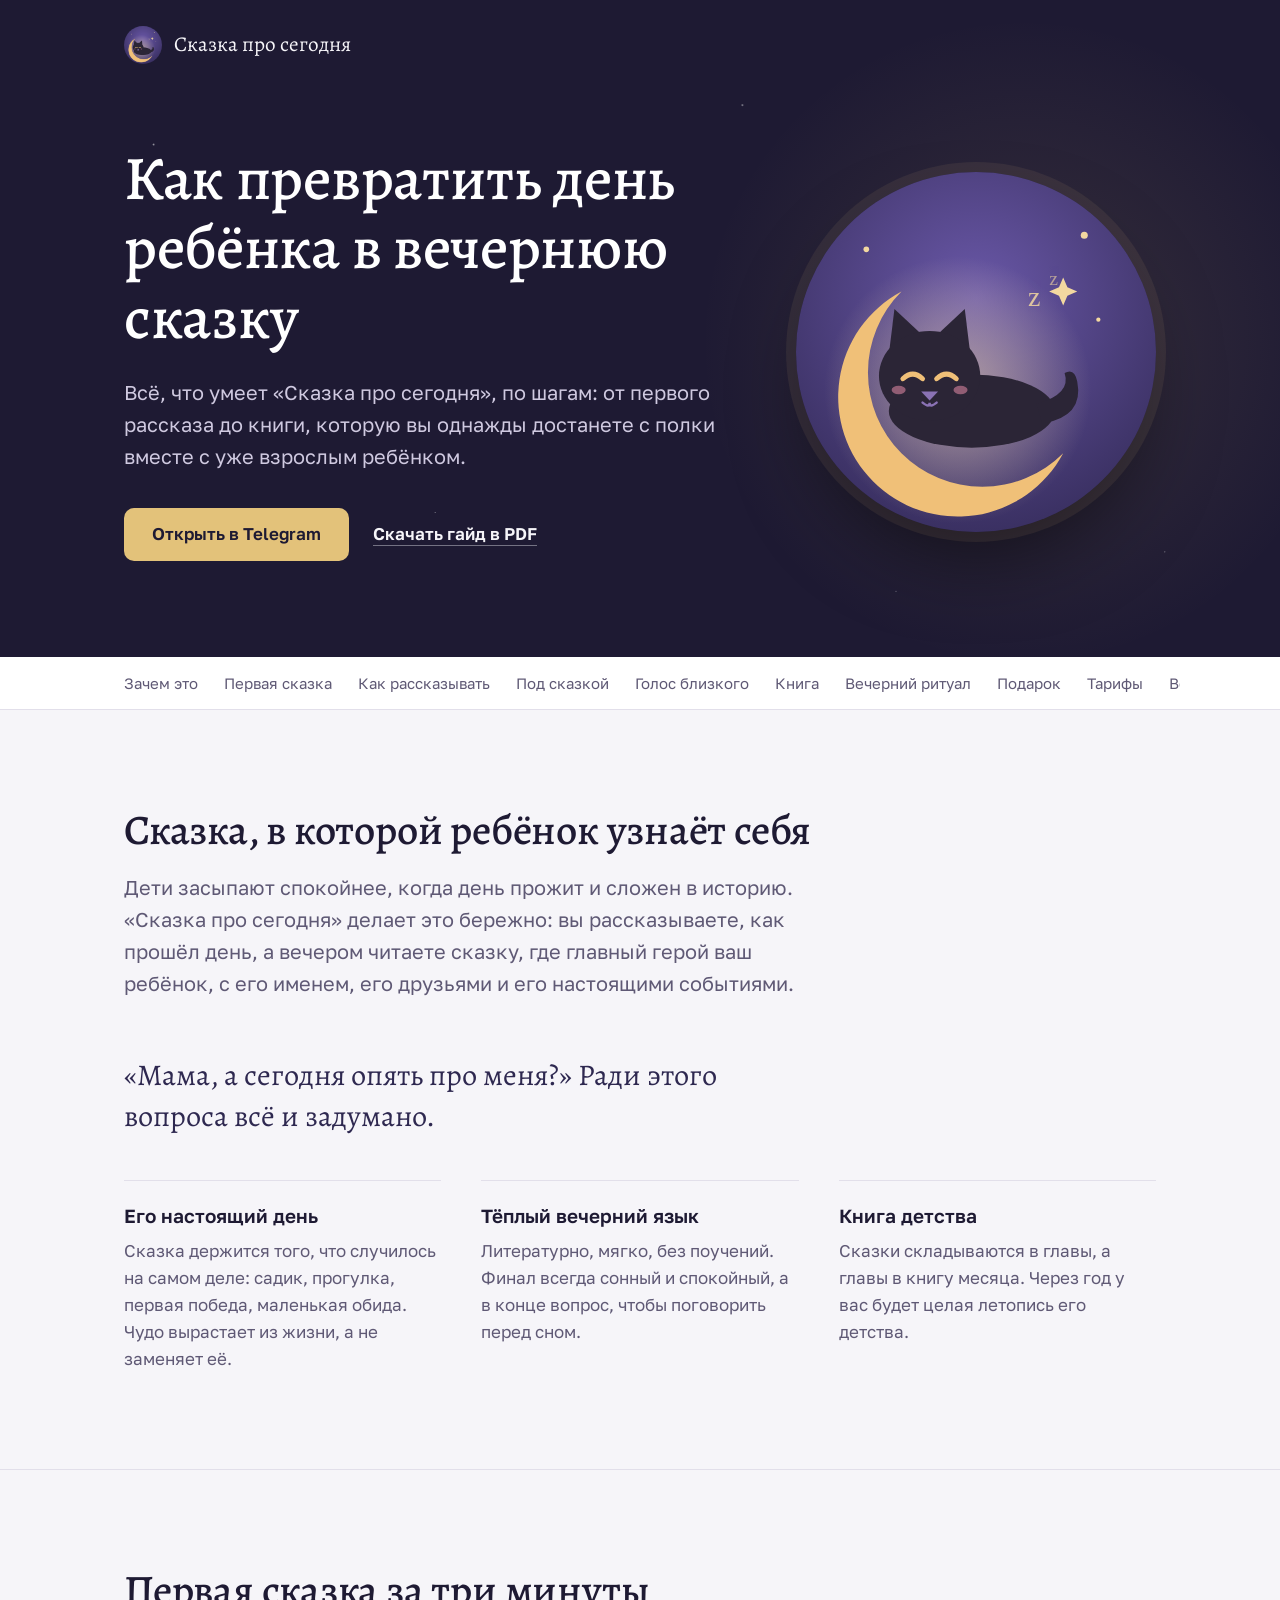
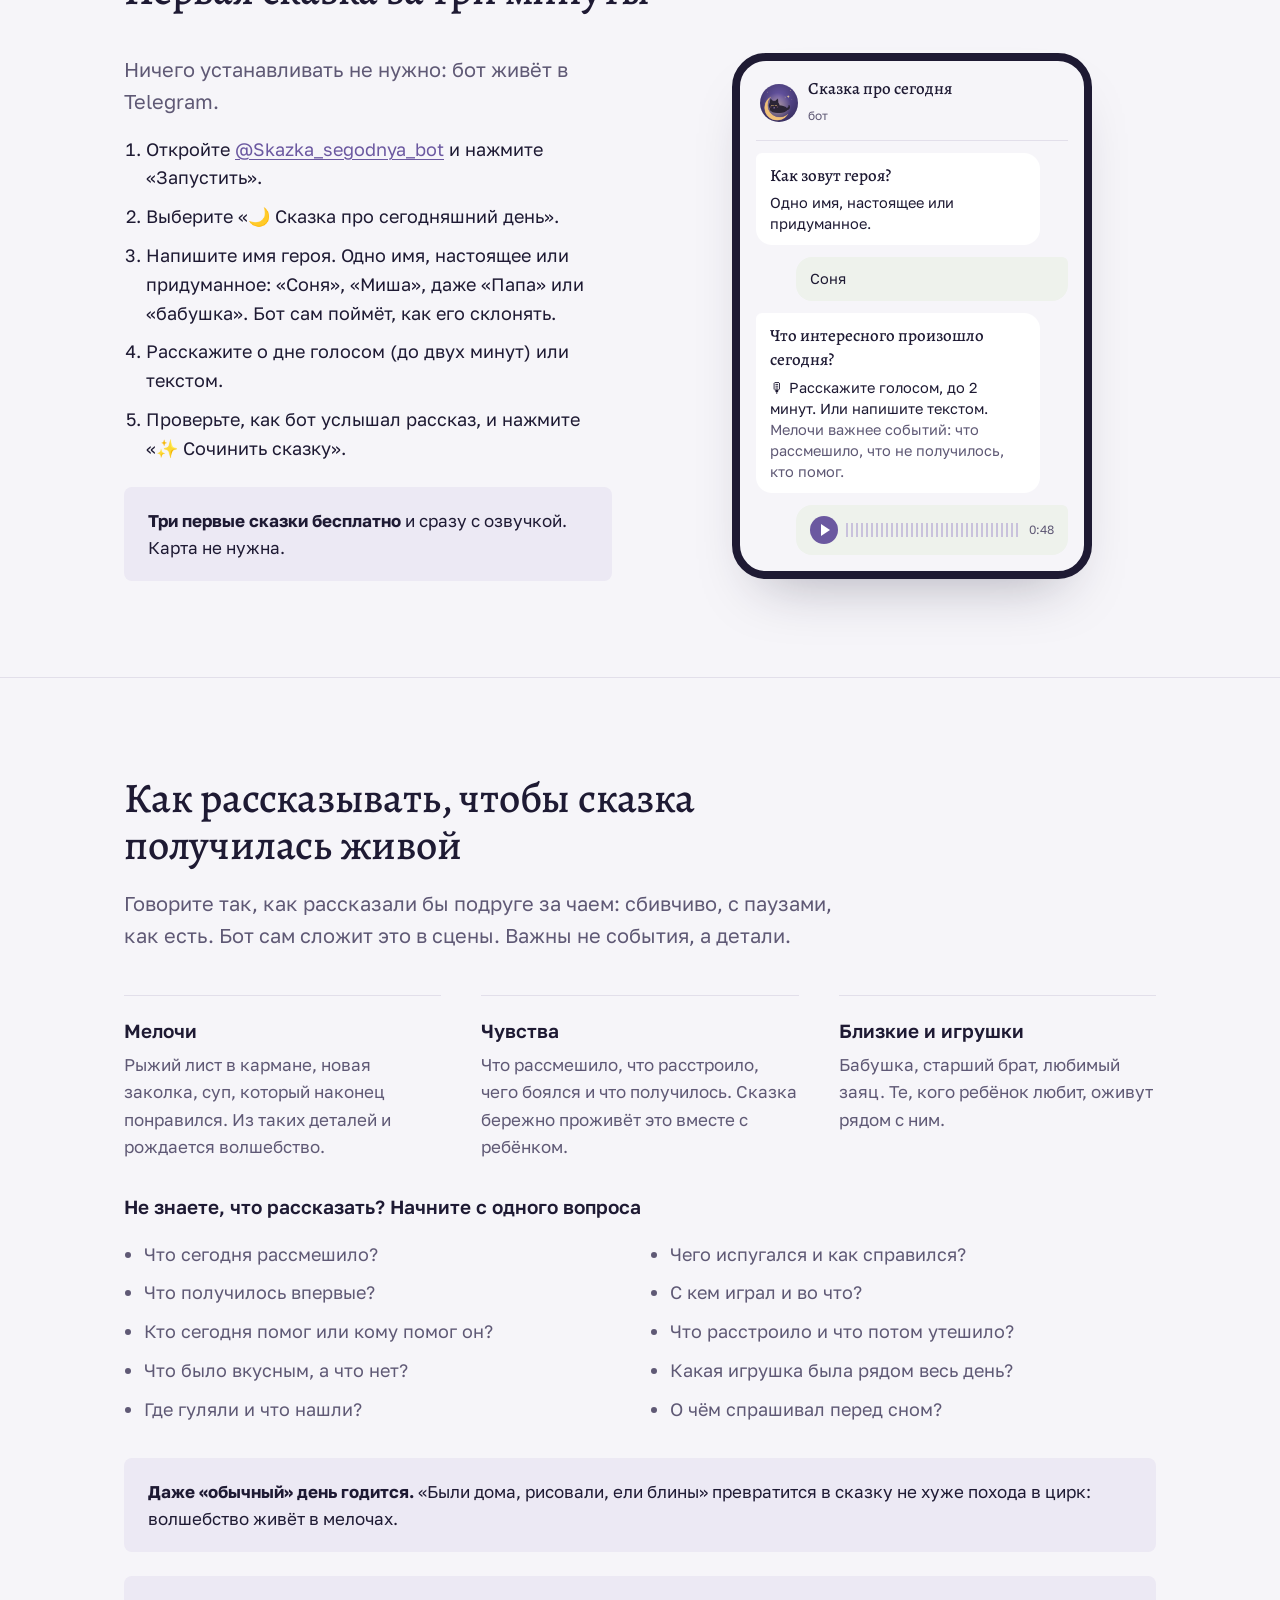
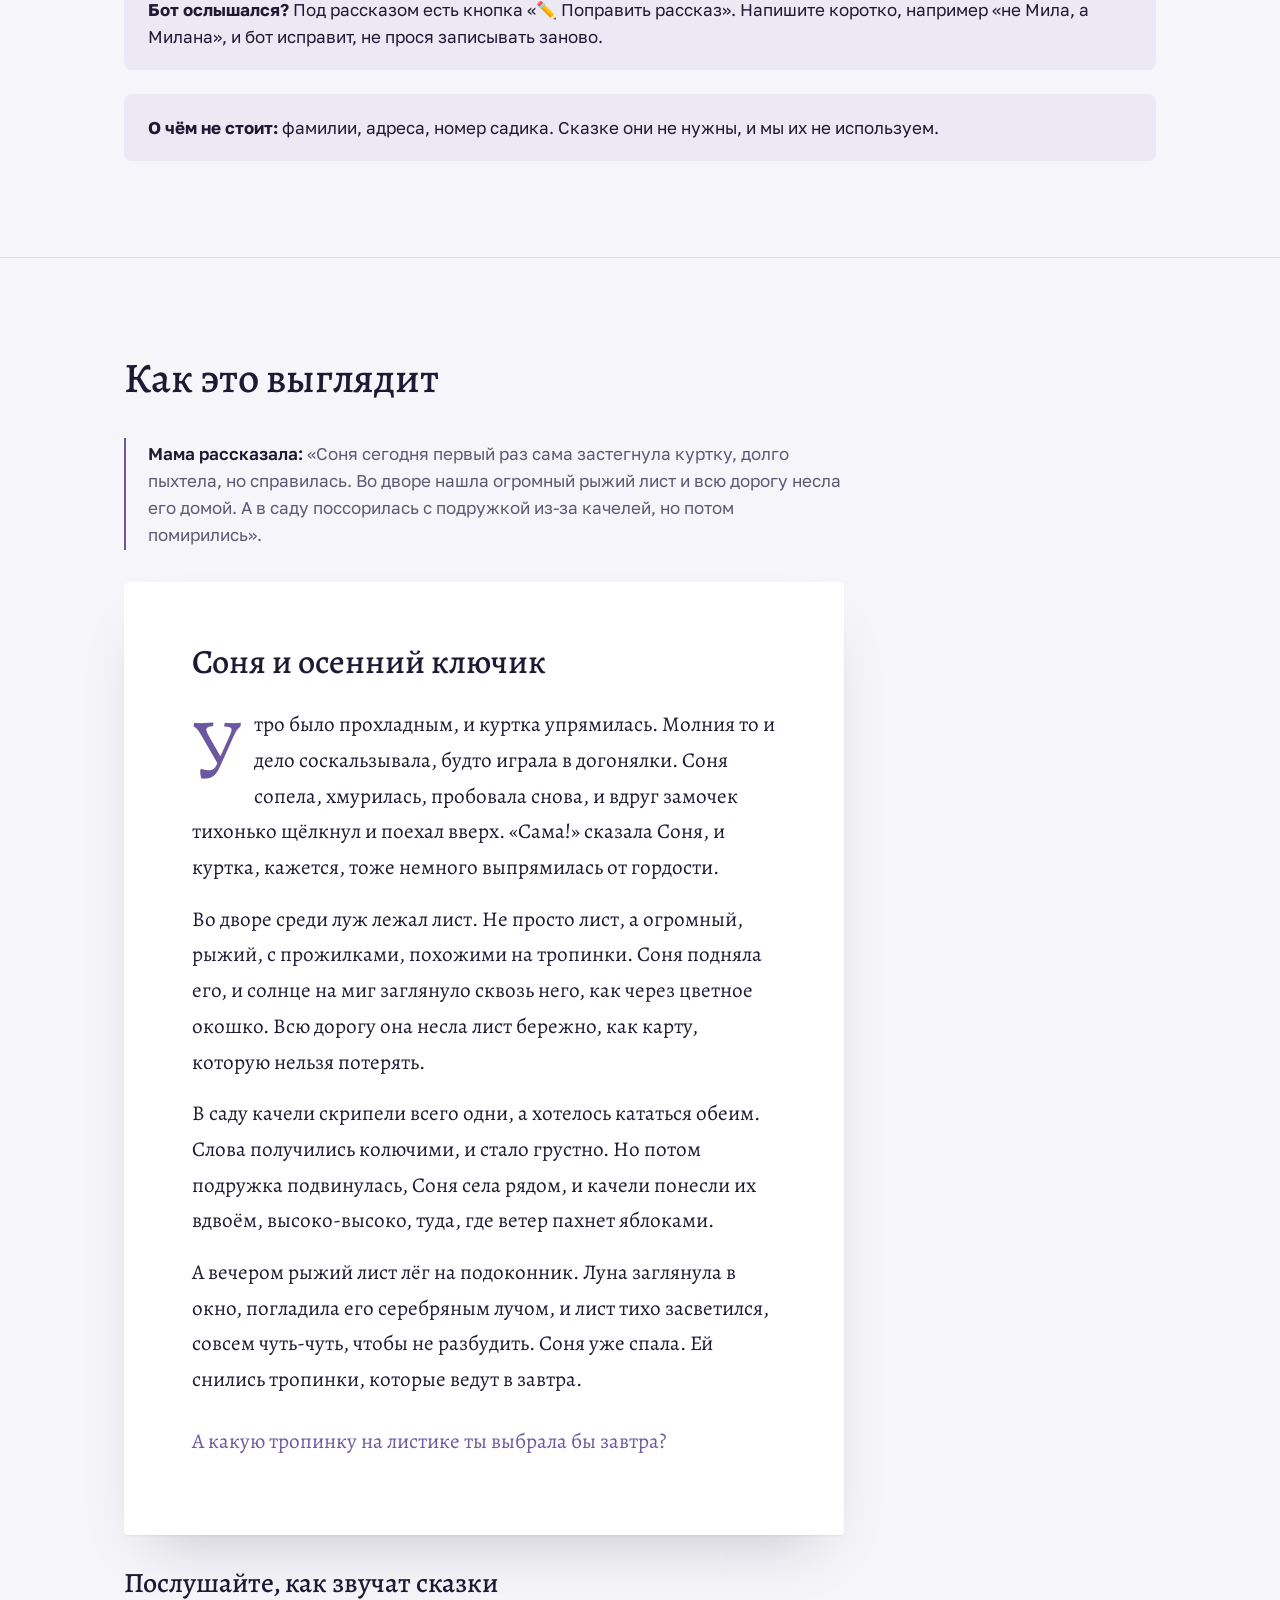
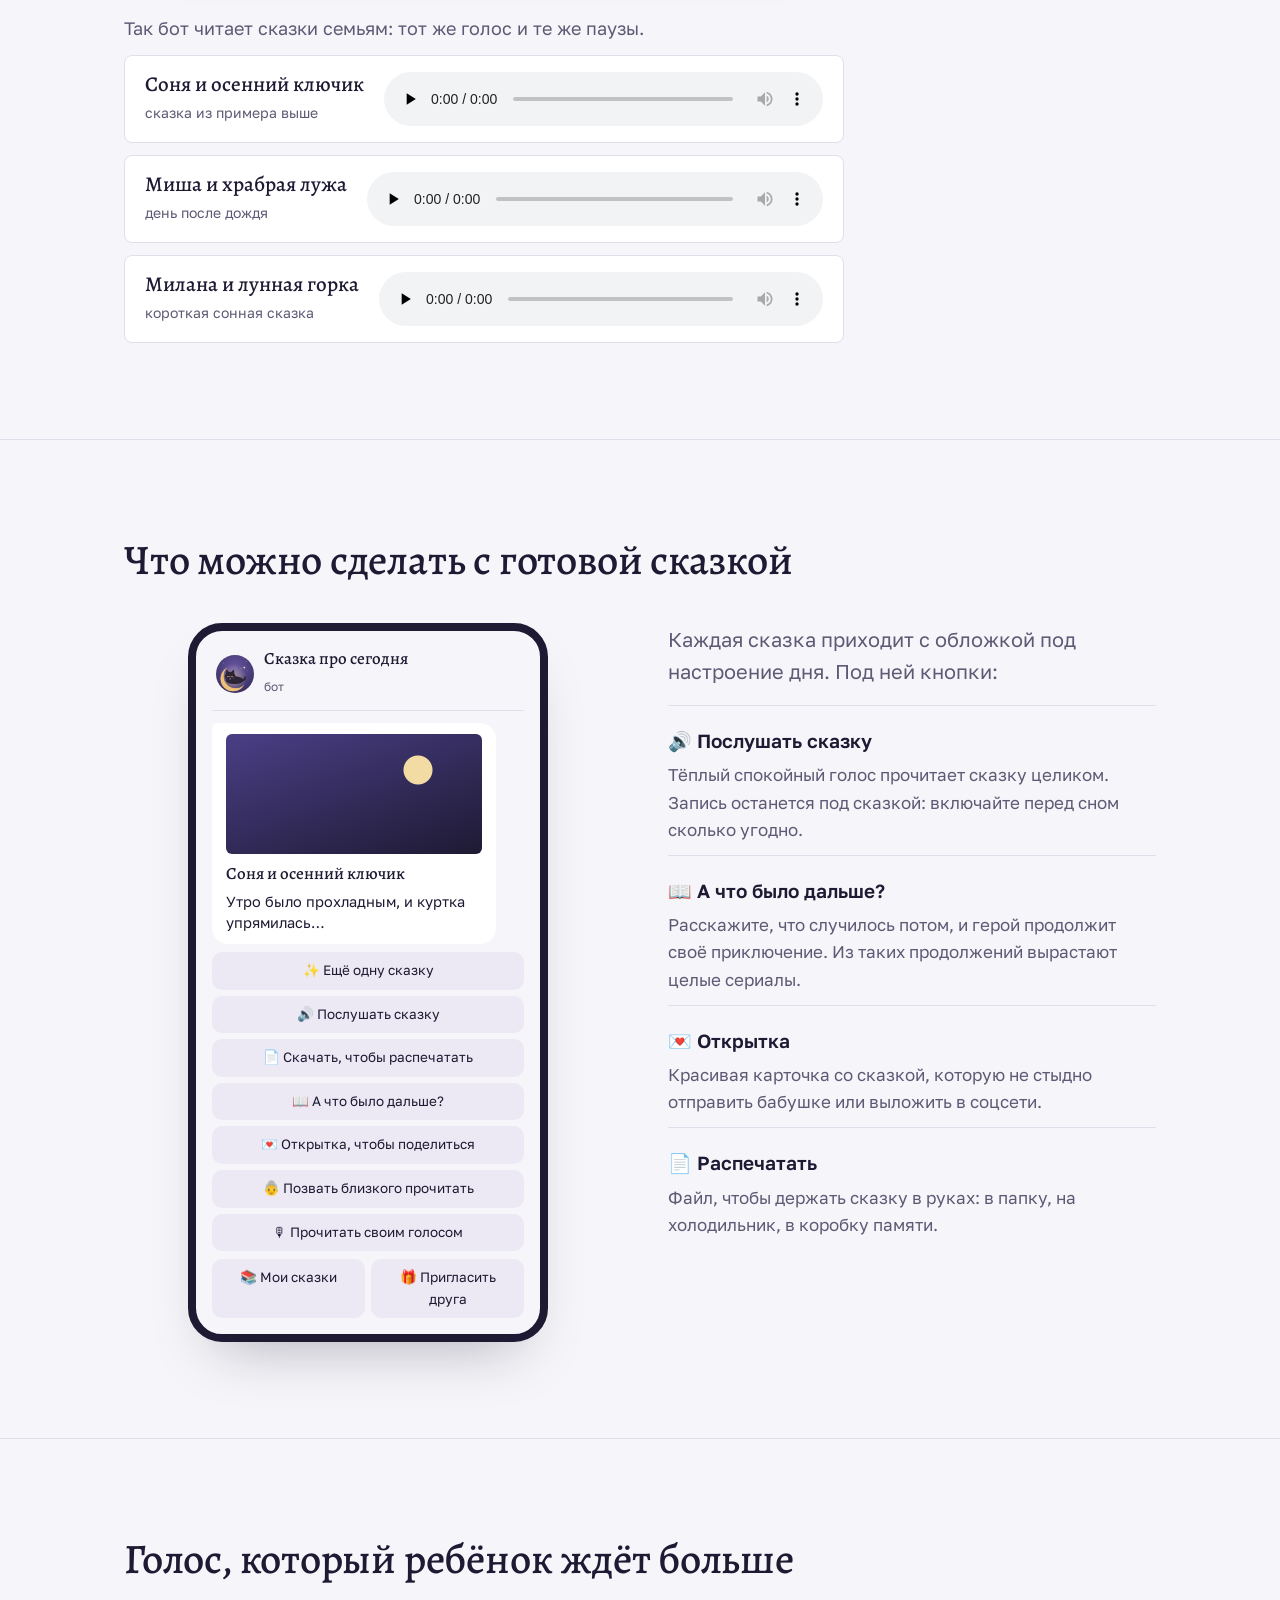
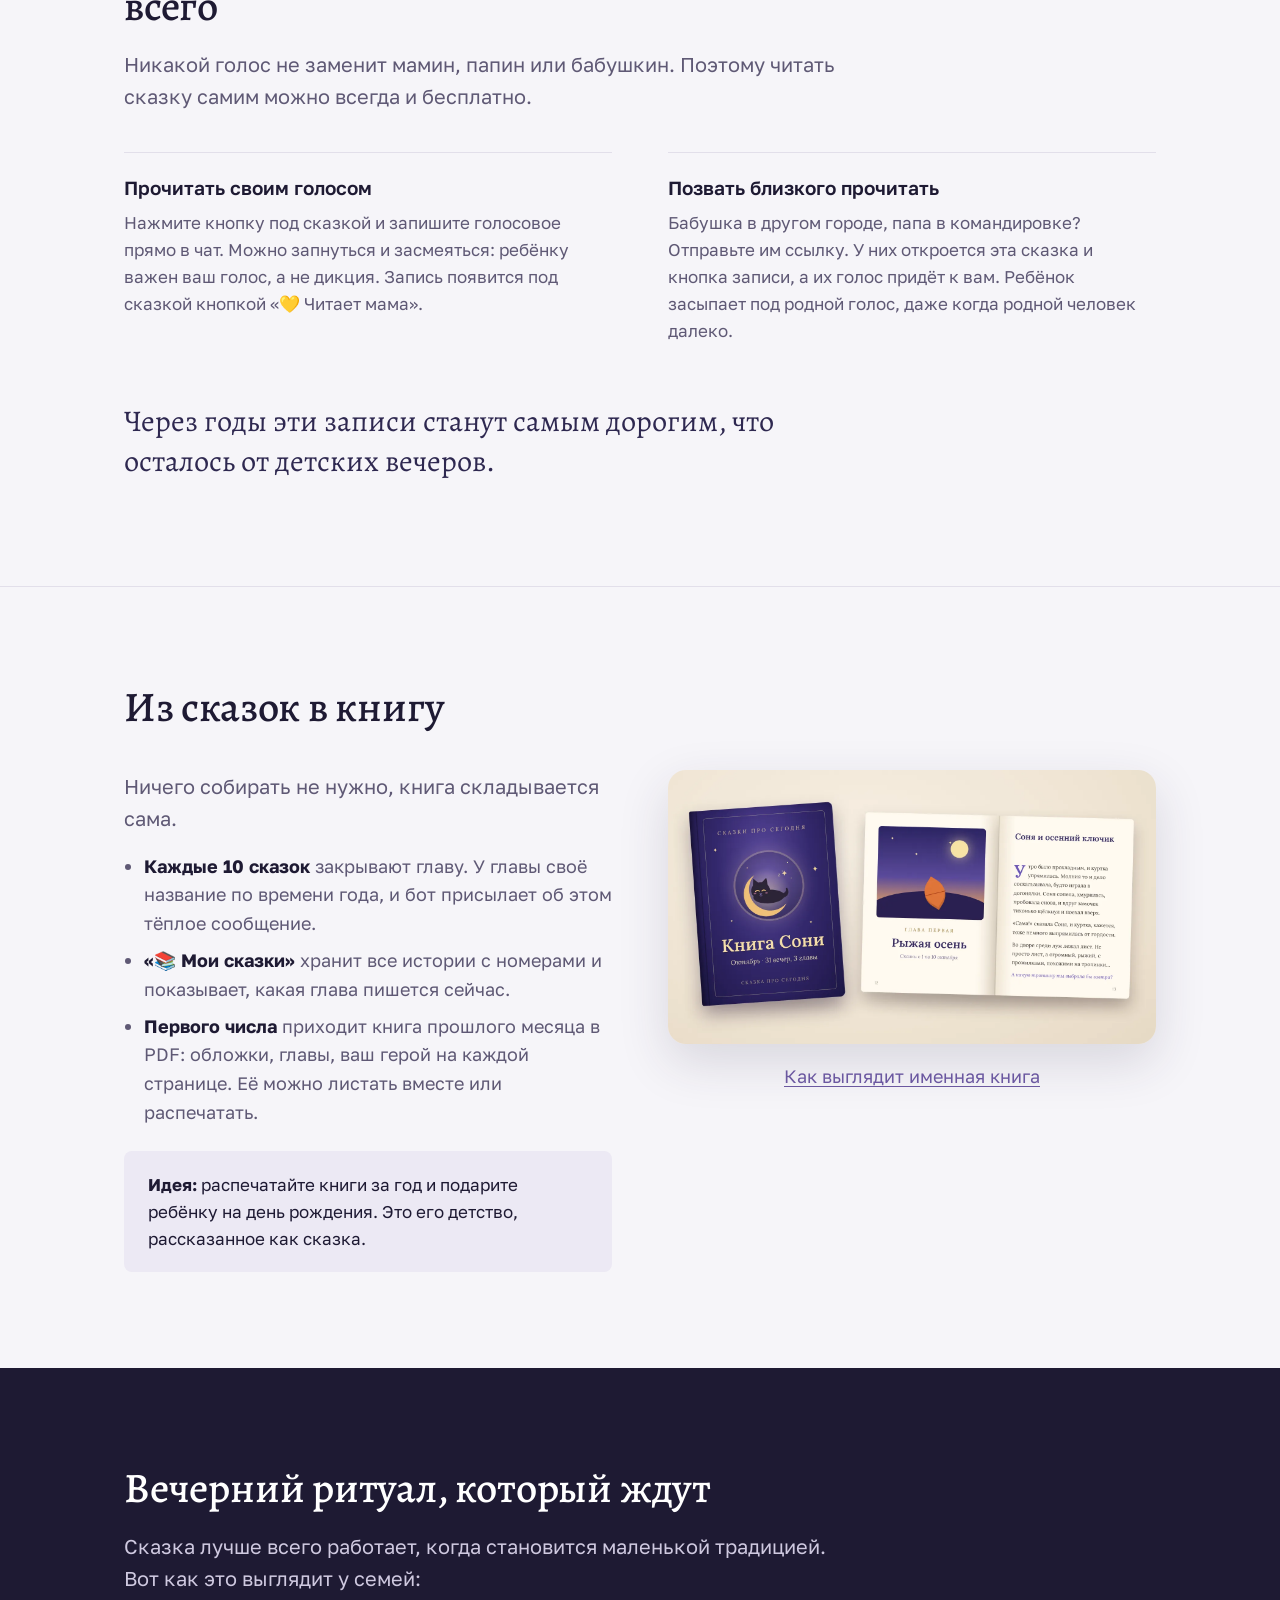
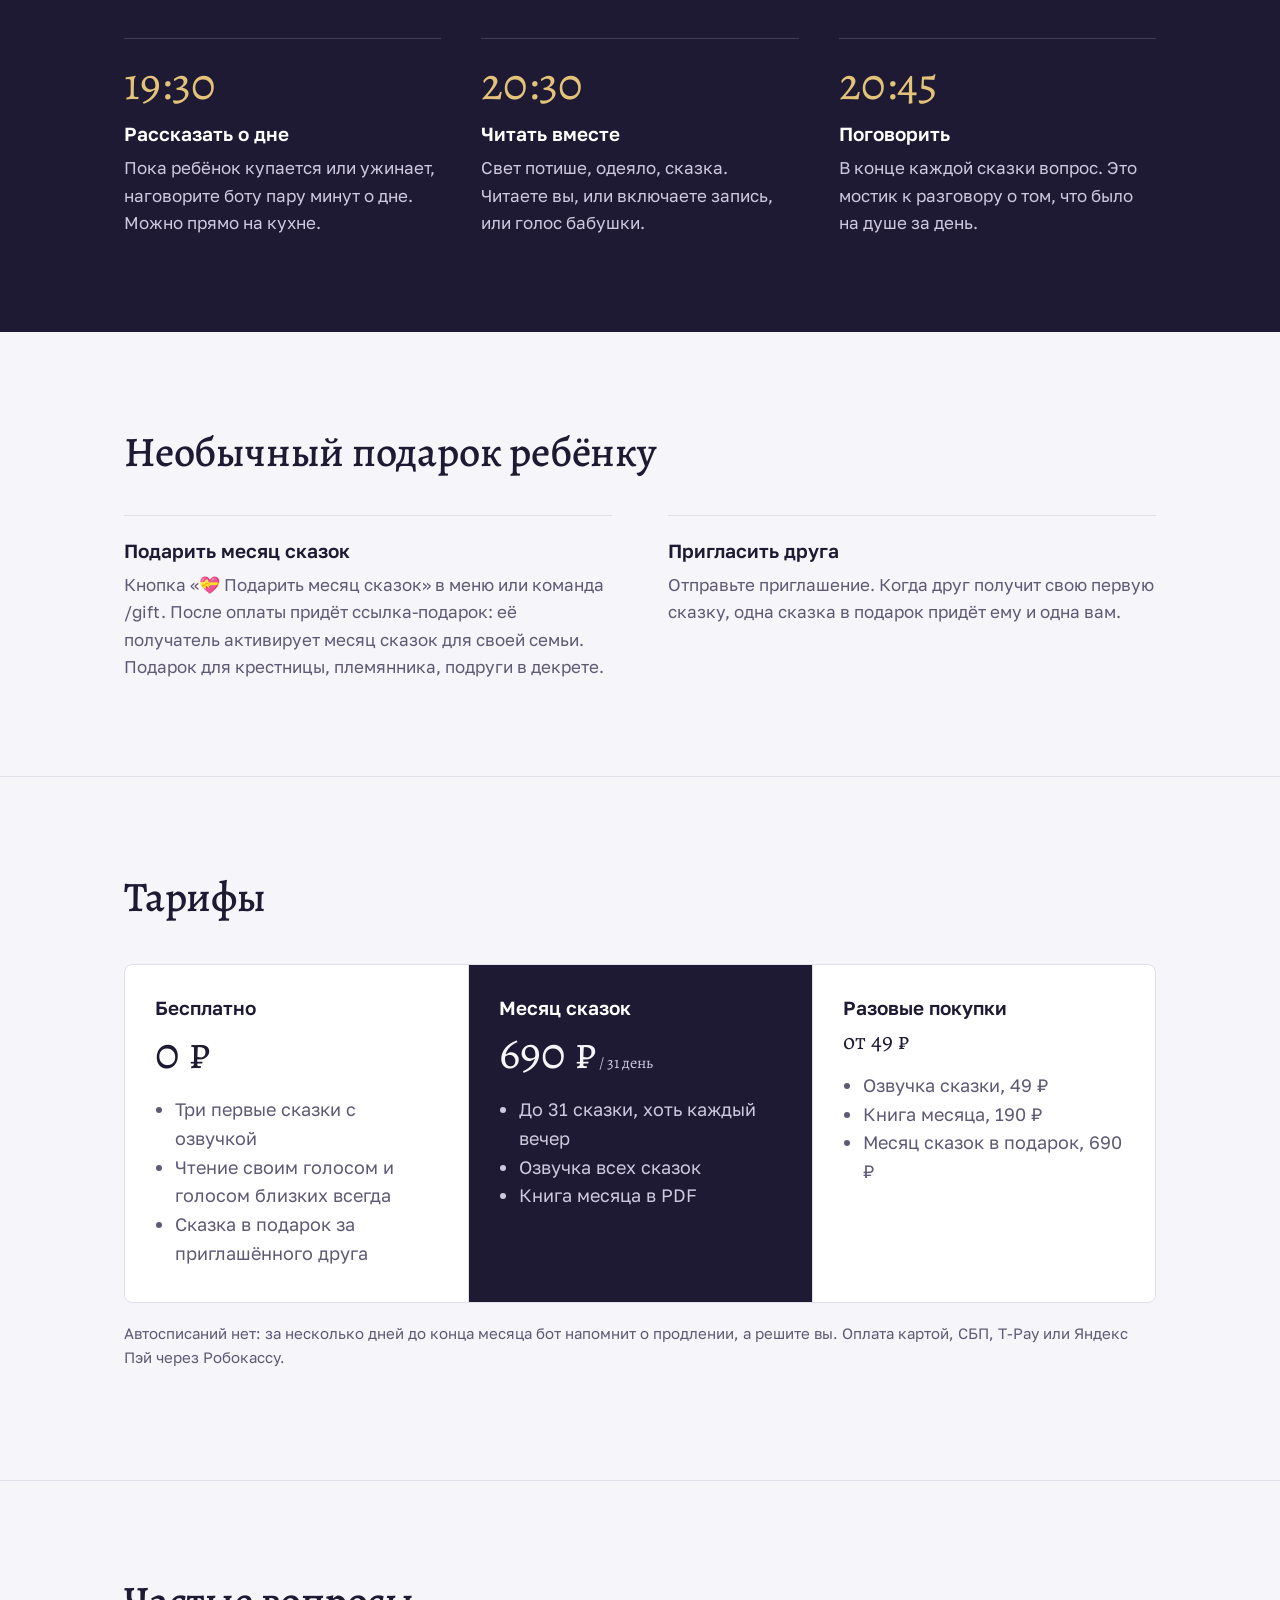
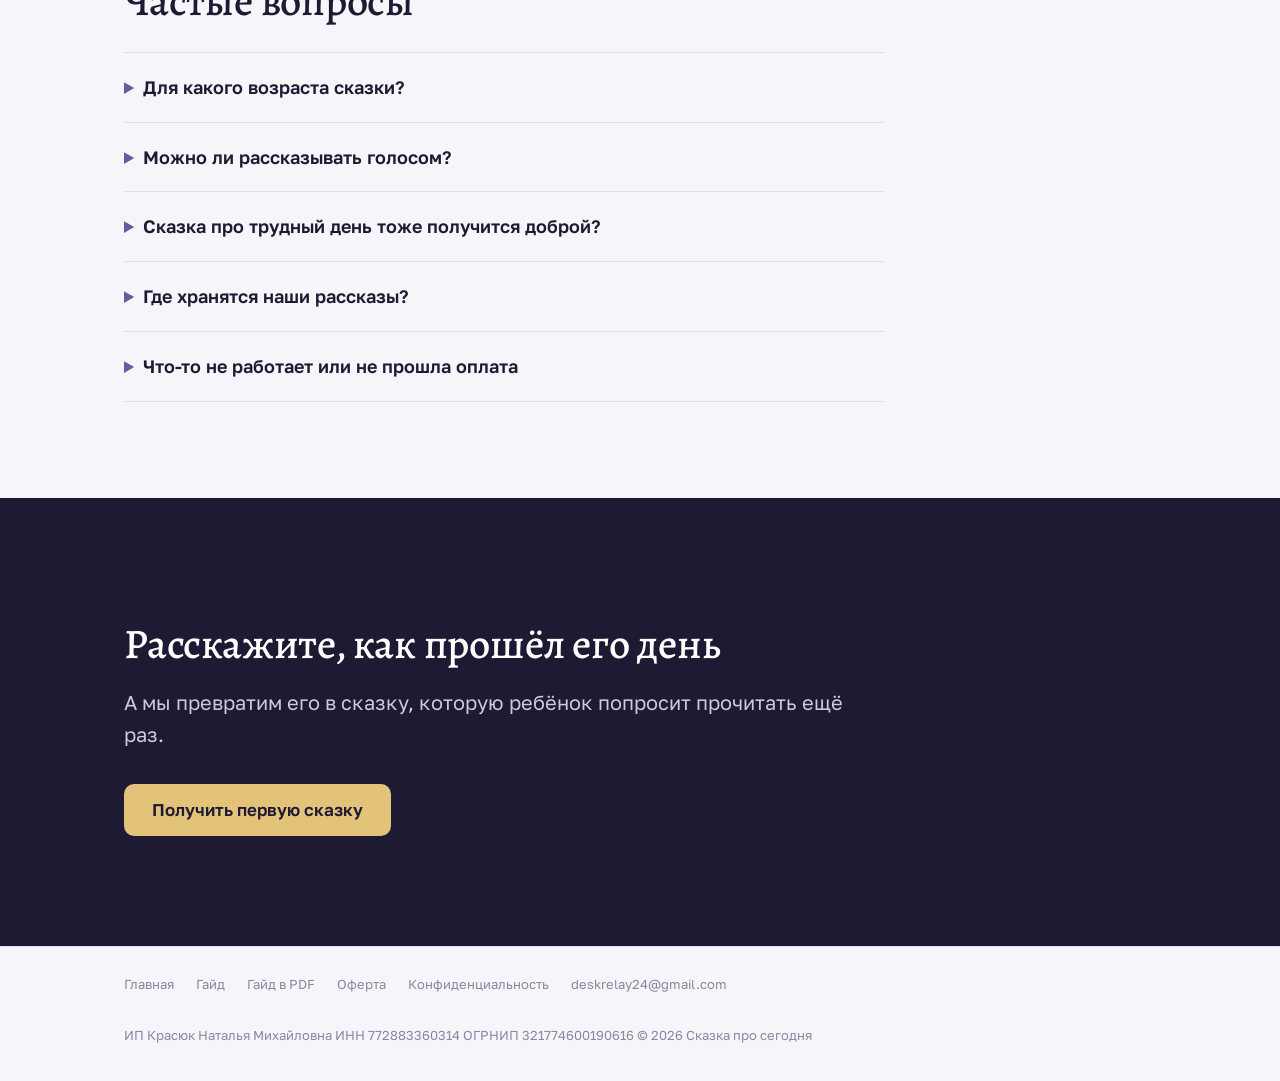
<file: guide.html>
<!doctype html>
<html lang="ru">
<head>
<meta charset="utf-8">
<meta name="viewport" content="width=device-width, initial-scale=1">
<title>Гайд: как пользоваться «Сказкой про сегодня»</title>
<meta name="description" content="Подробный гайд для родителей: как превратить день ребёнка в вечернюю сказку, послушать её, прочитать своим голосом и собрать книгу месяца.">
<link rel="canonical" href="https://skazkasegodnya.ru/guide.html">
<meta property="og:type" content="article"><meta property="og:locale" content="ru_RU"><meta property="og:title" content="Гайд для родителей: как превратить день ребёнка в сказку"><meta property="og:url" content="https://skazkasegodnya.ru/guide.html">
<link rel="icon" type="image/png" sizes="32x32" href="favicon-32.png"><link rel="apple-touch-icon" href="apple-touch-icon.png"><meta property="og:image" content="https://skazkasegodnya.ru/og.png">
<link rel="preconnect" href="https://fonts.googleapis.com"><link rel="preconnect" href="https://fonts.gstatic.com" crossorigin><link href="https://fonts.googleapis.com/css2?family=Alegreya:wght@400;500;700&family=Golos+Text:wght@400;500;600&display=swap" rel="stylesheet"><link rel="stylesheet" href="style.css?v=3">
<script type="application/ld+json">{"@context": "https://schema.org", "@type": "Organization", "name": "Сказка про сегодня", "url": "https://skazkasegodnya.ru/", "logo": "https://skazkasegodnya.ru/icon-128.png", "email": "deskrelay24@gmail.com", "sameAs": ["https://t.me/Skazka_segodnya_bot"]}</script><script type="application/ld+json">{"@context": "https://schema.org", "@type": "HowTo", "name": "Как получить персональную сказку про день ребёнка", "totalTime": "PT3M", "step": [{"@type": "HowToStep", "name": "Откройте бота", "text": "Откройте @Skazka_segodnya_bot в Telegram и нажмите «Запустить»."}, {"@type": "HowToStep", "name": "Назовите героя", "text": "Напишите имя ребёнка."}, {"@type": "HowToStep", "name": "Расскажите о дне", "text": "Голосом до двух минут или текстом: что было, что порадовало, что огорчило."}, {"@type": "HowToStep", "name": "Сочините сказку", "text": "Проверьте рассказ и нажмите «Сочинить сказку»."}]}</script><script type="application/ld+json">{"@context": "https://schema.org", "@type": "BreadcrumbList", "itemListElement": [{"@type": "ListItem", "position": 1, "name": "Главная", "item": "https://skazkasegodnya.ru/"}, {"@type": "ListItem", "position": 2, "name": "Гайд для родителей", "item": "https://skazkasegodnya.ru/guide.html"}]}</script><script type="application/ld+json">{"@context": "https://schema.org", "@type": "FAQPage", "mainEntity": [{"@type": "Question", "name": "Для какого возраста сказки?", "acceptedAnswer": {"@type": "Answer", "text": "Лучше всего для детей от 3 до 9 лет. Язык мягкий и понятный, а сюжет всегда вырастает из настоящего дня ребёнка."}}, {"@type": "Question", "name": "Можно ли рассказывать голосом?", "acceptedAnswer": {"@type": "Answer", "text": "Да, голосовое до двух минут. Бот расшифрует его и покажет текст, чтобы вы могли поправить имя или слово, если он ослышался."}}, {"@type": "Question", "name": "Сказка про трудный день тоже получится доброй?", "acceptedAnswer": {"@type": "Answer", "text": "Да. Обиды и огорчения сказка проживает бережно, без нотаций и наказаний, и всегда заканчивается спокойно."}}, {"@type": "Question", "name": "Где хранятся наши рассказы?", "acceptedAnswer": {"@type": "Answer", "text": "Только в боте, они нужны, чтобы сочинять сказки и собирать книгу. Команда /forget стирает всё: рассказы, сказки и записи голоса."}}, {"@type": "Question", "name": "Что-то не работает или не прошла оплата", "acceptedAnswer": {"@type": "Answer", "text": "В боте есть кнопка «Написать нам», мы ответим прямо в чате. Или на почту deskrelay24@gmail.com."}}]}</script>
<!-- Top.Mail.Ru counter (VK Реклама, пиксель 3801021) -->
<script type="text/javascript">
var _tmr = window._tmr || (window._tmr = []);
_tmr.push({id: "3801021", type: "pageView", start: (new Date()).getTime()});
(function (d, w, id) {
if (d.getElementById(id)) return;
var ts = d.createElement("script"); ts.type = "text/javascript"; ts.async = true; ts.id = id;
ts.src = "https://top-fwz1.mail.ru/js/code.js";
var f = function () {var s = d.getElementsByTagName("script")[0]; s.parentNode.insertBefore(ts, s);};
if (w.opera == "[object Opera]") { d.addEventListener("DOMContentLoaded", f, false); } else { f(); }
})(document, window, "tmr-code");
document.addEventListener("click", function (e) {
var a = e.target.closest && e.target.closest("a[href*='t.me/']");
if (a) { _tmr.push({type: "reachGoal", id: 3801021, goal: "bot_click"}); }
}, true);
</script>
<!-- /Top.Mail.Ru counter -->
</head>
<body>
<noscript><div><img src="https://top-fwz1.mail.ru/counter?id=3801021;js=na" style="position:absolute;left:-9999px;" alt="Top.Mail.Ru" /></div></noscript>


<header><div class="wrap"><a class="brand" href="index.html"><img src="icon-128.png" alt="" width="38" height="38">Сказка про сегодня</a><div class="hero"><div class="hero-text"><h1>Как превратить день ребёнка в&nbsp;вечернюю сказку</h1>
    <p>Всё, что умеет «Сказка про сегодня», по шагам: от первого рассказа до книги, которую вы однажды достанете с полки вместе с уже взрослым ребёнком.</p>
    <a class="btn" href="https://t.me/Skazka_segodnya_bot?start=p_guide">Открыть в Telegram</a><a class="btn ghost" href="guide.pdf" download>Скачать гайд в PDF</a></div><img class="moon" src="logo.svg" width="360" height="360" alt="Пантера спит на полумесяце, знак «Сказки про сегодня»"></div></div></header>

<nav class="toc"><div class="wrap">
  <a href="#why">Зачем это</a><a href="#start">Первая сказка</a><a href="#tell">Как рассказывать</a><a href="#ready">Под сказкой</a><a href="#voice">Голос близкого</a><a href="#book">Книга</a><a href="#ritual">Вечерний ритуал</a><a href="#gift">Подарок</a><a href="#prices">Тарифы</a><a href="#faq">Вопросы</a><a href="imennaya-kniga.html">Именная книга</a><a href="podarok-rebenku-na-novyj-god.html">На Новый год</a><a href="podarok-rebenku-na-den-rozhdeniya.html">На день рождения</a><a href="chto-podarit-rebenku.html">Что подарить</a><a href="imennaya-skazka.html">Именная сказка</a><a href="skazka-v-podarok.html">Сказка в подарок</a><a href="skazki-na-noch-pro-rebenka.html">Сказки на ночь</a><a href="skazka-neiroset.html">Сказка нейросетью</a>
</div></nav>

<section id="why">
  <div class="wrap">
    <h2>Сказка, в которой ребёнок узнаёт себя</h2>
    <p class="lead">Дети засыпают спокойнее, когда день прожит и сложен в историю. «Сказка про сегодня» делает это бережно: вы рассказываете, как прошёл день, а вечером читаете сказку, где главный герой ваш ребёнок, с его именем, его друзьями и его настоящими событиями.</p>
    <div class="quote">«Мама, а сегодня опять про меня?» Ради этого вопроса всё и задумано.</div>
    <div class="grid3">
      <div class="card"><h3>Его настоящий день</h3><p>Сказка держится того, что случилось на самом деле: садик, прогулка, первая победа, маленькая обида. Чудо вырастает из жизни, а не заменяет её.</p></div>
      <div class="card"><h3>Тёплый вечерний язык</h3><p>Литературно, мягко, без поучений. Финал всегда сонный и спокойный, а в конце вопрос, чтобы поговорить перед сном.</p></div>
      <div class="card"><h3>Книга детства</h3><p>Сказки складываются в главы, а главы в книгу месяца. Через год у вас будет целая летопись его детства.</p></div>
    </div>
  </div>
</section>

<section id="start">
  <div class="wrap">
    <h2>Первая сказка за три минуты</h2>
    <div class="grid">
      <div>
        <p class="lead">Ничего устанавливать не нужно: бот живёт в Telegram.</p>
        <ol class="steps">
          <li>Откройте <a href="https://t.me/Skazka_segodnya_bot?start=p_guide">@Skazka_segodnya_bot</a> и нажмите «Запустить».</li>
          <li>Выберите «🌙 Сказка про сегодняшний день».</li>
          <li>Напишите имя героя. Одно имя, настоящее или придуманное: «Соня», «Миша», даже «Папа» или «бабушка». Бот сам поймёт, как его склонять.</li>
          <li>Расскажите о дне голосом (до двух минут) или текстом.</li>
          <li>Проверьте, как бот услышал рассказ, и нажмите «✨ Сочинить сказку».</li>
        </ol>
        <div class="tip"><b>Три первые сказки бесплатно</b> и сразу с озвучкой. Карта не нужна.</div>
      </div>
      <div class="phone" aria-hidden="true">
        <div class="ph-head"><img src="icon-128.png" width="128" height="128" alt=""><div><b>Сказка про сегодня</b><span>бот</span></div></div>
        <div class="msg bot"><b>Как зовут героя?</b>Одно имя, настоящее или придуманное.</div>
        <div class="msg me">Соня</div>
        <div class="msg bot"><b>Что интересного произошло сегодня?</b>🎙 Расскажите голосом, до 2 минут. Или напишите текстом.<br><i>Мелочи важнее событий: что рассмешило, что не получилось, кто помог.</i></div>
        <div class="msg me"><div class="voice"><i></i><em></em>0:48</div></div>
      </div>
    </div>
  </div>
</section>

<section id="tell">
  <div class="wrap">
    <h2>Как рассказывать, чтобы сказка получилась живой</h2>
    <p class="lead">Говорите так, как рассказали бы подруге за чаем: сбивчиво, с паузами, как есть. Бот сам сложит это в сцены. Важны не события, а детали.</p>
    <div class="grid3">
      <div class="card"><h3>Мелочи</h3><p>Рыжий лист в кармане, новая заколка, суп, который наконец понравился. Из таких деталей и рождается волшебство.</p></div>
      <div class="card"><h3>Чувства</h3><p>Что рассмешило, что расстроило, чего боялся и что получилось. Сказка бережно проживёт это вместе с ребёнком.</p></div>
      <div class="card"><h3>Близкие и игрушки</h3><p>Бабушка, старший брат, любимый заяц. Те, кого ребёнок любит, оживут рядом с ним.</p></div>
    </div>

    <h3 style="margin-top:34px">Не знаете, что рассказать? Начните с одного вопроса</h3>
    <ul class="ideas">
      <li>Что сегодня рассмешило?</li><li>Что получилось впервые?</li><li>Кто сегодня помог или кому помог он?</li><li>Что было вкусным, а что нет?</li><li>Где гуляли и что нашли?</li><li>Чего испугался и как справился?</li><li>С кем играл и во что?</li><li>Что расстроило и что потом утешило?</li><li>Какая игрушка была рядом весь день?</li><li>О чём спрашивал перед сном?</li>
    </ul>
    <div class="tip"><b>Даже «обычный» день годится.</b> «Были дома, рисовали, ели блины» превратится в сказку не хуже похода в цирк: волшебство живёт в мелочах.</div>
    <div class="tip"><b>Бот ослышался?</b> Под рассказом есть кнопка «✏️ Поправить рассказ». Напишите коротко, например «не Мила, а Милана», и бот исправит, не прося записывать заново.</div>
    <div class="tip"><b>О чём не стоит:</b> фамилии, адреса, номер садика. Сказке они не нужны, и мы их не используем.</div>
  </div>
</section>

<section id="example">
  <div class="wrap">
    <h2>Как это выглядит</h2>
    <div class="from"><b>Мама рассказала:</b> «Соня сегодня первый раз сама застегнула куртку, долго пыхтела, но справилась. Во дворе нашла огромный рыжий лист и всю дорогу несла его домой. А в саду поссорилась с подружкой из-за качелей, но потом помирились».</div>
    <div class="story">
      <h3>Соня и осенний ключик</h3>
      <p>Утро было прохладным, и куртка упрямилась. Молния то и дело соскальзывала, будто играла в догонялки. Соня сопела, хмурилась, пробовала снова, и вдруг замочек тихонько щёлкнул и поехал вверх. «Сама!» сказала Соня, и куртка, кажется, тоже немного выпрямилась от гордости.</p>
      <p>Во дворе среди луж лежал лист. Не просто лист, а огромный, рыжий, с прожилками, похожими на тропинки. Соня подняла его, и солнце на миг заглянуло сквозь него, как через цветное окошко. Всю дорогу она несла лист бережно, как карту, которую нельзя потерять.</p>
      <p>В саду качели скрипели всего одни, а хотелось кататься обеим. Слова получились колючими, и стало грустно. Но потом подружка подвинулась, Соня села рядом, и качели понесли их вдвоём, высоко-высоко, туда, где ветер пахнет яблоками.</p>
      <p>А вечером рыжий лист лёг на подоконник. Луна заглянула в окно, погладила его серебряным лучом, и лист тихо засветился, совсем чуть-чуть, чтобы не разбудить. Соня уже спала. Ей снились тропинки, которые ведут в завтра.</p>
      <p class="ask">А какую тропинку на листике ты выбрала бы завтра?</p>
    </div>
    <div class="listen-list"><h3 style="margin-top:30px">Послушайте, как звучат сказки</h3><p style="color:var(--muted);margin:0 0 10px">Так бот читает сказки семьям: тот же голос и те же паузы.</p>
<div class="listen"><div><b>Соня и осенний ключик</b><span>сказка из примера выше</span></div><audio controls preload="none" src="skazka-sonya.mp3"></audio></div>
<div class="listen"><div><b>Миша и храбрая лужа</b><span>день после дождя</span></div><audio controls preload="none" src="skazka-misha.mp3"></audio></div>
<div class="listen"><div><b>Милана и лунная горка</b><span>короткая сонная сказка</span></div><audio controls preload="none" src="skazka-milana.mp3"></audio></div></div>
  </div>
</section>

<section id="ready">
  <div class="wrap">
    <h2>Что можно сделать с готовой сказкой</h2>
    <div class="grid">
      <div class="phone" aria-hidden="true">
        <div class="ph-head"><img src="icon-128.png" width="128" height="128" alt=""><div><b>Сказка про сегодня</b><span>бот</span></div></div>
        <div class="msg bot"><div class="cover"></div><b>Соня и осенний ключик</b>Утро было прохладным, и куртка упрямилась…</div>
        <div class="btns">
          <span>✨ Ещё одну сказку</span><span>🔊 Послушать сказку</span><span>📄 Скачать, чтобы распечатать</span><span>📖 А что было дальше?</span><span>💌 Открытка, чтобы поделиться</span><span>👵 Позвать близкого прочитать</span><span>🎙 Прочитать своим голосом</span>
        </div>
        <div class="btns two"><span>📚 Мои сказки</span><span>🎁 Пригласить друга</span></div>
      </div>
      <div>
        <p class="lead">Каждая сказка приходит с обложкой под настроение дня. Под ней кнопки:</p>
        <div class="card" style="margin-top:14px"><h3>🔊 Послушать сказку</h3><p>Тёплый спокойный голос прочитает сказку целиком. Запись останется под сказкой: включайте перед сном сколько угодно.</p></div>
        <div class="card" style="margin-top:12px"><h3>📖 А что было дальше?</h3><p>Расскажите, что случилось потом, и герой продолжит своё приключение. Из таких продолжений вырастают целые сериалы.</p></div>
        <div class="card" style="margin-top:12px"><h3>💌 Открытка</h3><p>Красивая карточка со сказкой, которую не стыдно отправить бабушке или выложить в соцсети.</p></div>
        <div class="card" style="margin-top:12px"><h3>📄 Распечатать</h3><p>Файл, чтобы держать сказку в руках: в папку, на холодильник, в коробку памяти.</p></div>
      </div>
    </div>
  </div>
</section>

<section id="voice">
  <div class="wrap">
    <h2>Голос, который ребёнок ждёт больше всего</h2>
    <p class="lead">Никакой голос не заменит мамин, папин или бабушкин. Поэтому читать сказку самим можно всегда и бесплатно.</p>
    <div class="grid">
      <div class="card"><h3>Прочитать своим голосом</h3><p>Нажмите кнопку под сказкой и запишите голосовое прямо в чат. Можно запнуться и засмеяться: ребёнку важен ваш голос, а не дикция. Запись появится под сказкой кнопкой «💛 Читает мама».</p></div>
      <div class="card"><h3>Позвать близкого прочитать</h3><p>Бабушка в другом городе, папа в командировке? Отправьте им ссылку. У них откроется эта сказка и кнопка записи, а их голос придёт к вам. Ребёнок засыпает под родной голос, даже когда родной человек далеко.</p></div>
    </div>
    <div class="quote">Через годы эти записи станут самым дорогим, что осталось от детских вечеров.</div>
  </div>
</section>

<section id="book">
  <div class="wrap">
    <h2>Из сказок в книгу</h2>
    <div class="grid">
      <div>
        <p class="lead">Ничего собирать не нужно, книга складывается сама.</p>
        <ul style="margin-top:12px">
          <li style="margin-bottom:8px"><b style="color:var(--ink)">Каждые 10 сказок</b> закрывают главу. У главы своё название по времени года, и бот присылает об этом тёплое сообщение.</li>
          <li style="margin-bottom:8px"><b style="color:var(--ink)">«📚 Мои сказки»</b> хранит все истории с номерами и показывает, какая глава пишется сейчас.</li>
          <li style="margin-bottom:8px"><b style="color:var(--ink)">Первого числа</b> приходит книга прошлого месяца в PDF: обложки, главы, ваш герой на каждой странице. Её можно листать вместе или распечатать.</li>
        </ul>
        <div class="tip"><b>Идея:</b> распечатайте книги за год и подарите ребёнку на день рождения. Это его детство, рассказанное как сказка.</div>
      </div>
      <div><img src="kniga-maket.webp" width="1600" height="900" loading="lazy" alt="Именная книга сказок про ребёнка: обложка с логотипом и разворот главы" style="width:100%;height:auto;border-radius:18px;margin-top:0;box-shadow:0 18px 50px rgba(47,41,64,.15)"><p style="text-align:center;margin-top:10px"><a href="imennaya-kniga.html">Как выглядит именная книга</a></p></div>
    </div>
  </div>
</section>

<section id="ritual" class="night">
  <div class="wrap">
    <h2>Вечерний ритуал, который ждут</h2>
    <p class="lead">Сказка лучше всего работает, когда становится маленькой традицией. Вот как это выглядит у семей:</p>
    <div class="grid3">
      <div class="card"><div class="time">19:30</div><h3>Рассказать о дне</h3><p>Пока ребёнок купается или ужинает, наговорите боту пару минут о дне. Можно прямо на кухне.</p></div>
      <div class="card"><div class="time">20:30</div><h3>Читать вместе</h3><p>Свет потише, одеяло, сказка. Читаете вы, или включаете запись, или голос бабушки.</p></div>
      <div class="card"><div class="time">20:45</div><h3>Поговорить</h3><p>В конце каждой сказки вопрос. Это мостик к разговору о том, что было на душе за день.</p></div>
    </div>
  </div>
</section>

<section id="gift">
  <div class="wrap">
    <h2>Необычный подарок ребёнку</h2>
    <div class="grid">
      <div class="card"><h3>Подарить месяц сказок</h3><p>Кнопка «💝 Подарить месяц сказок» в меню или команда /gift. После оплаты придёт ссылка-подарок: её получатель активирует месяц сказок для своей семьи. Подарок для крестницы, племянника, подруги в декрете.</p></div>
      <div class="card"><h3>Пригласить друга</h3><p>Отправьте приглашение. Когда друг получит свою первую сказку, одна сказка в подарок придёт ему и одна вам.</p></div>
    </div>
  </div>
</section>

<section id="prices">
  <div class="wrap">
    <h2>Тарифы</h2>
    <div class="plans">
      <div class="card"><h3>Бесплатно</h3><div class="price">0 ₽</div><ul><li>Три первые сказки с озвучкой</li><li>Чтение своим голосом и голосом близких всегда</li><li>Сказка в подарок за приглашённого друга</li></ul></div>
      <div class="card main"><h3>Месяц сказок</h3><div class="price">690 ₽<span style="font-size:16px;color:var(--muted)"> / 31 день</span></div><ul><li>До 31 сказки, хоть каждый вечер</li><li>Озвучка всех сказок</li><li>Книга месяца в PDF</li></ul></div>
      <div class="card"><h3>Разовые покупки</h3><div class="price" style="font-size:24px">от 49 ₽</div><ul><li>Озвучка сказки, 49 ₽</li><li>Книга месяца, 190 ₽</li><li>Месяц сказок в подарок, 690 ₽</li></ul></div>
    </div>
    <p style="color:var(--muted);margin-top:18px;font-size:15px">Автосписаний нет: за несколько дней до конца месяца бот напомнит о продлении, а решите вы. Оплата картой, СБП, T-Pay или Яндекс Пэй через Робокассу.</p>
  </div>
</section>

<section id="faq">
  <div class="wrap">
    <h2>Частые вопросы</h2>
    <details><summary>Для какого возраста сказки?</summary><p>Лучше всего для детей от 3 до 9 лет. Язык мягкий и понятный, а сюжет всегда вырастает из настоящего дня ребёнка.</p></details>
    <details><summary>Можно ли рассказывать голосом?</summary><p>Да, голосовое до двух минут. Бот расшифрует его и покажет текст, чтобы вы могли поправить имя или слово, если он ослышался.</p></details>
    <details><summary>Сказка про трудный день тоже получится доброй?</summary><p>Да. Обиды и огорчения сказка проживает бережно, без нотаций и наказаний, и всегда заканчивается спокойно.</p></details>
    <details><summary>Где хранятся наши рассказы?</summary><p>Только в боте, они нужны, чтобы сочинять сказки и собирать книгу. Команда /forget стирает всё: рассказы, сказки и записи голоса.</p></details>
    <details><summary>Что-то не работает или не прошла оплата</summary><p>В боте есть кнопка «Написать нам», мы ответим прямо в чате. Или на почту <a href="mailto:deskrelay24@gmail.com">deskrelay24@gmail.com</a>.</p></details>
  </div>
</section>

<section class="final">
  <div class="wrap">
    <h2 style="margin-top:12px">Расскажите, как прошёл его день</h2>
    <p class="lead" style="margin:0 auto 26px">А мы превратим его в сказку, которую ребёнок попросит прочитать ещё раз.</p>
    <a class="btn" href="https://t.me/Skazka_segodnya_bot?start=p_guide">Получить первую сказку</a>
  </div>
</section>

<footer class="mini"><div class="wrap"><a href="index.html">Главная</a> <a href="guide.html">Гайд</a> <a href="guide.pdf">Гайд в PDF</a> <a href="index.html#offer">Оферта</a> <a href="privacy.html">Конфиденциальность</a> <a href="mailto:deskrelay24@gmail.com">deskrelay24@gmail.com</a><br>ИП Красюк Наталья Михайловна ИНН 772883360314 ОГРНИП 321774600190616 © 2026 Сказка про сегодня</div></footer>
<script>(function(){var q=new URLSearchParams(location.search);var u=q.get("utm_source")||"",p=/vk/i.test(u)?"p_vk_":/yandex|direct/i.test(u)?"p_yd_":"";if(!p)return;document.querySelectorAll('a[href*="t.me/Skazka_segodnya_bot?start=p_"]').forEach(function(a){a.href=a.href.replace(/start=p_(seo_)?/,"start="+p)})})();</script>
</body>
</html>
</file>
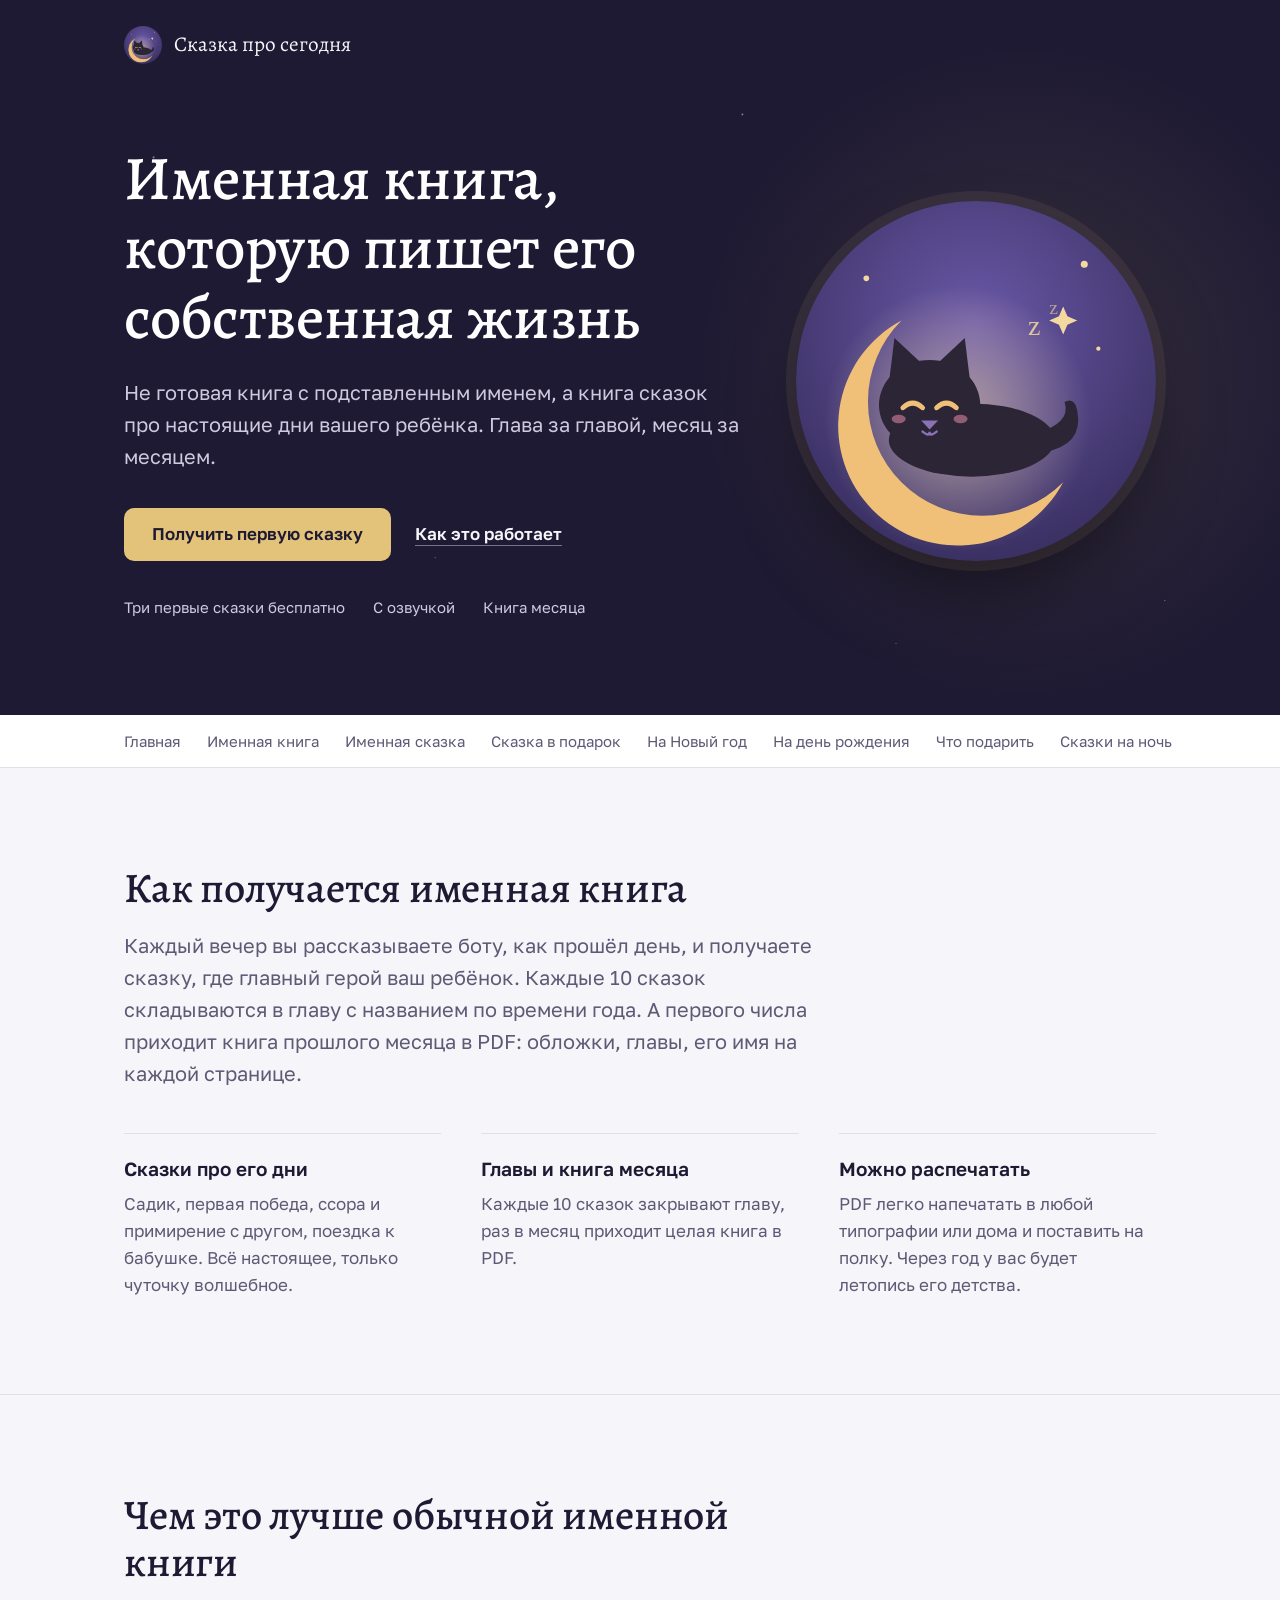
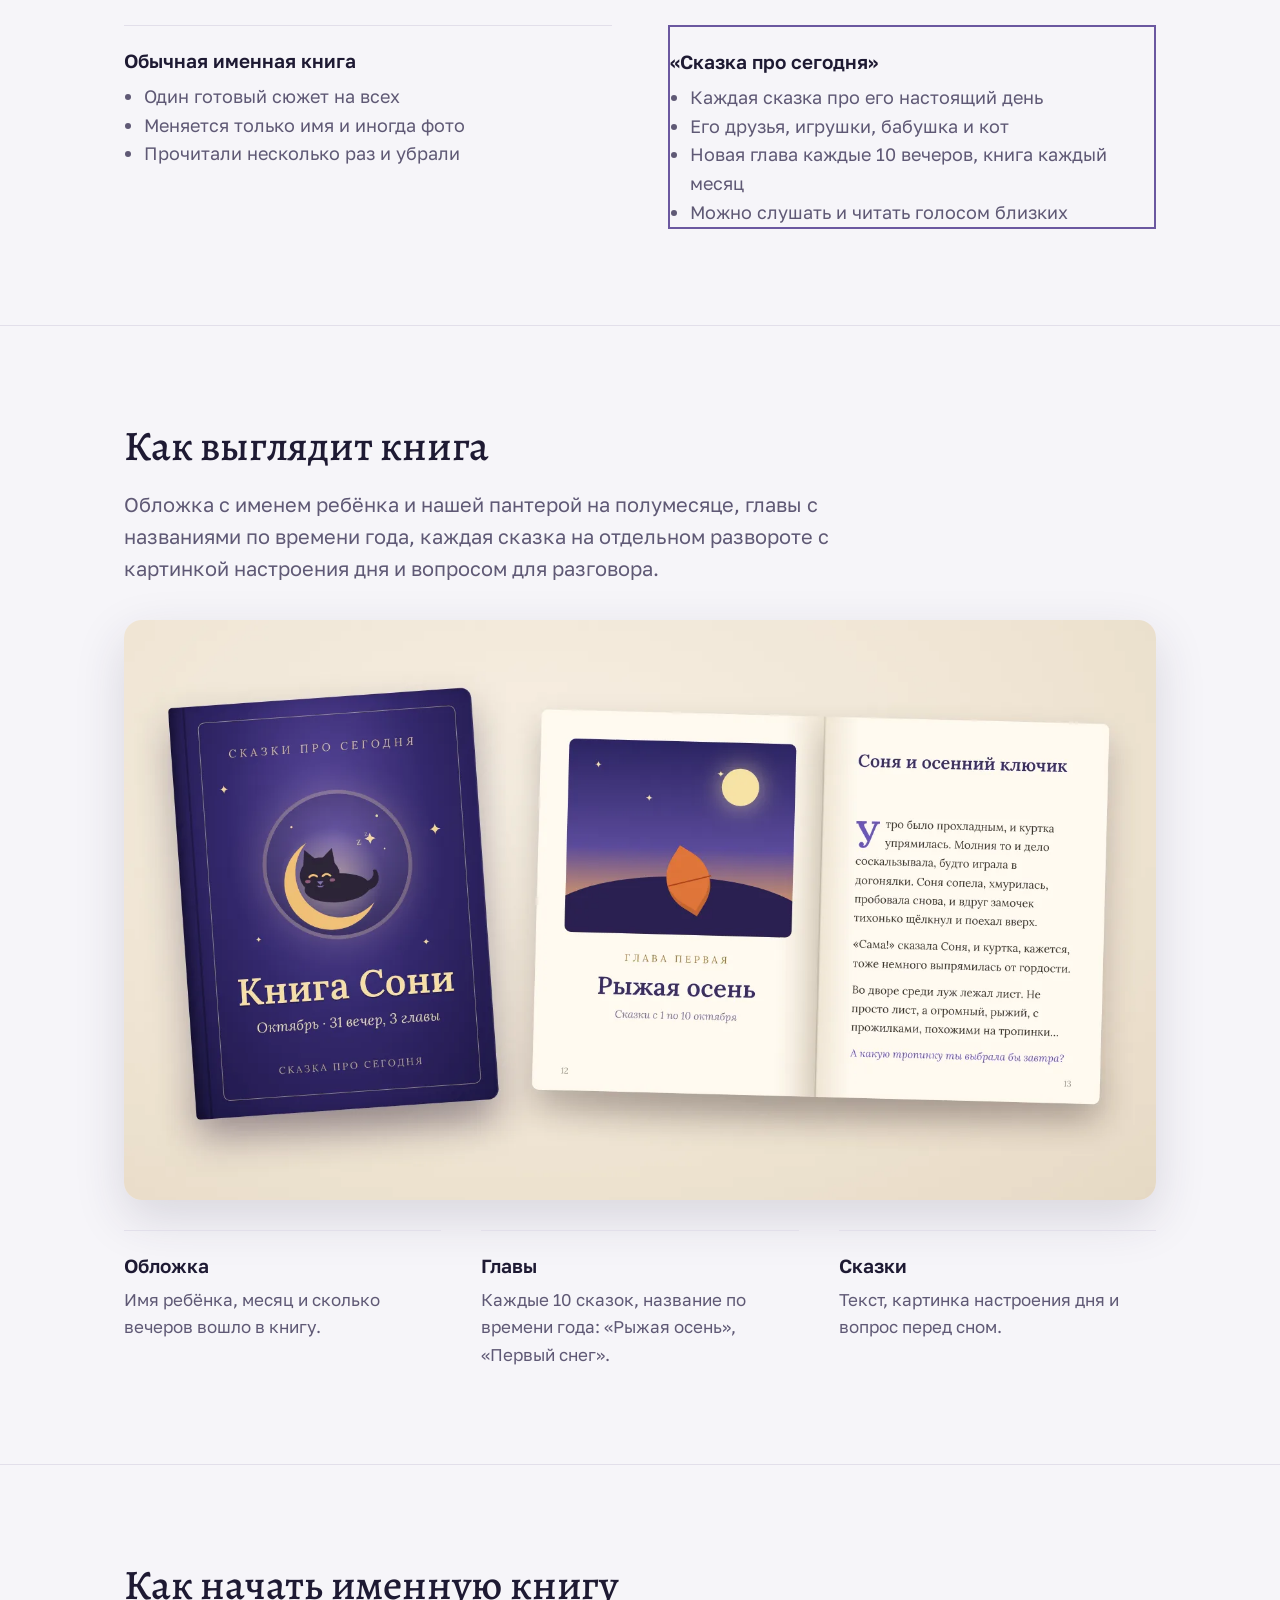
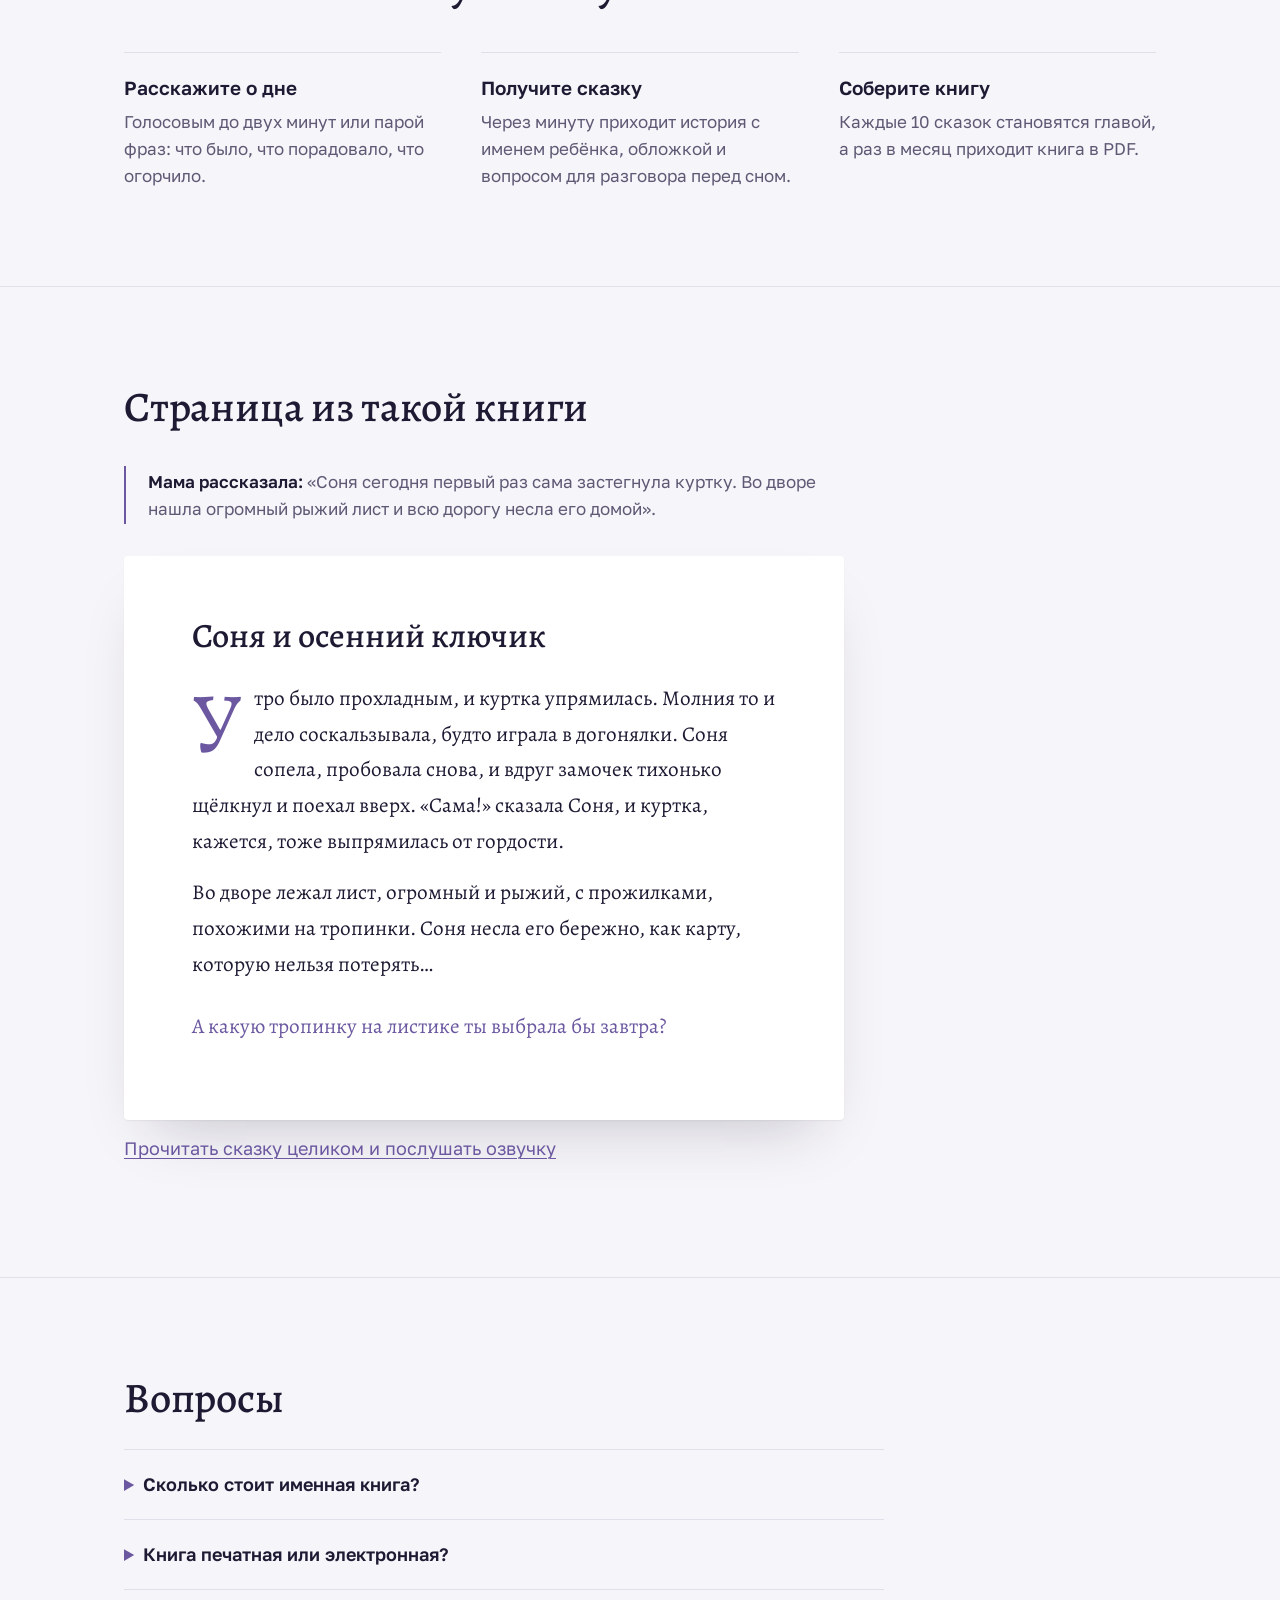
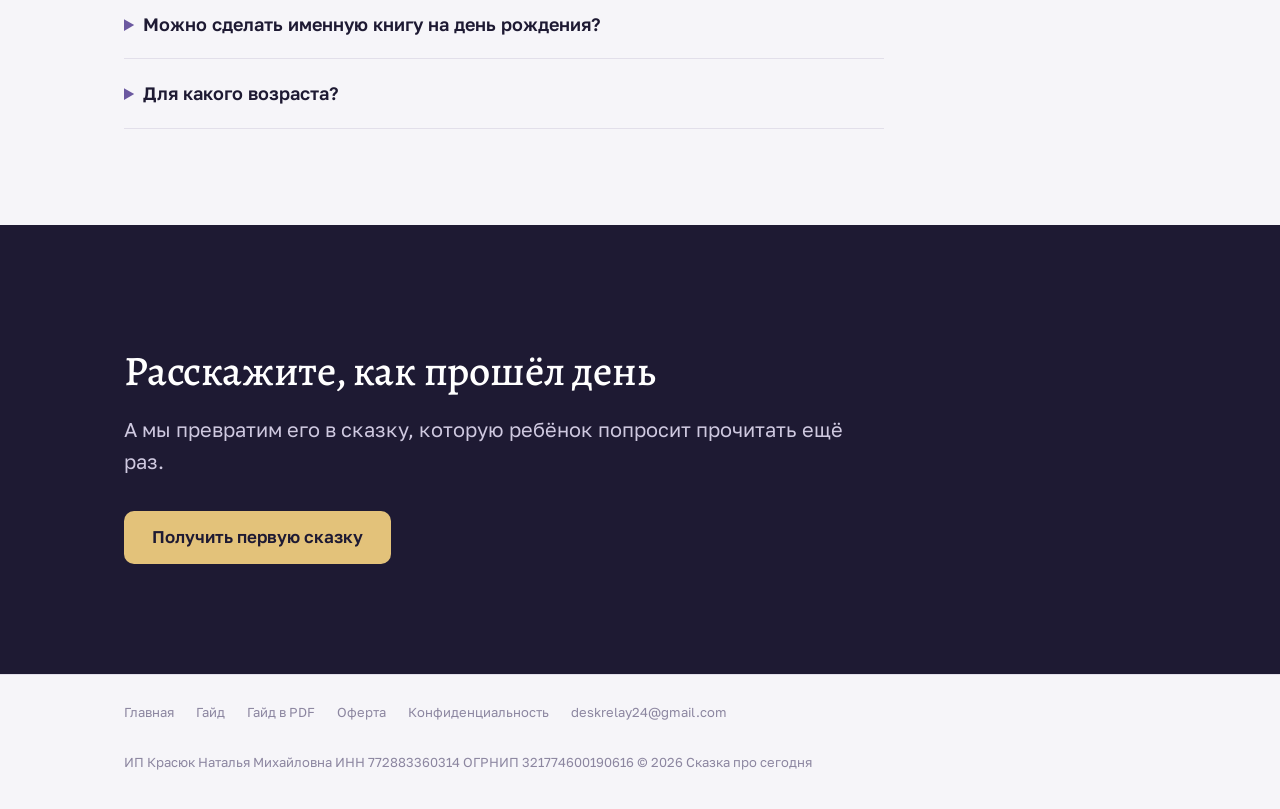
<file: imennaya-kniga.html>
<!doctype html>
<html lang="ru">
<head>
<meta charset="utf-8">
<meta name="viewport" content="width=device-width, initial-scale=1">
<title>Именная книга про ребёнка: книга сказок, где главный герой ваш ребёнок</title>
<meta name="description" content="Именная книга для ребёнка из сказок про его настоящие дни: каждые 10 сказок становятся главой, раз в месяц готовая книга в PDF, которую можно распечатать. Три первые сказки бесплатно.">
<link rel="canonical" href="https://skazkasegodnya.ru/imennaya-kniga.html">
<link rel="icon" type="image/png" sizes="32x32" href="favicon-32.png"><link rel="apple-touch-icon" href="apple-touch-icon.png">
<meta property="og:type" content="website"><meta property="og:locale" content="ru_RU"><meta property="og:site_name" content="Сказка про сегодня"><meta property="og:title" content="Именная книга про ребёнка: книга сказок, где главный герой ваш ребёнок"><meta property="og:description" content="Именная книга для ребёнка из сказок про его настоящие дни: каждые 10 сказок становятся главой, раз в месяц готовая книга в PDF, которую можно распечатать. Три первые сказки бесплатно."><meta property="og:url" content="https://skazkasegodnya.ru/imennaya-kniga.html"><meta property="og:image" content="https://skazkasegodnya.ru/og.png">
<script type="application/ld+json">{"@context": "https://schema.org", "@type": "Organization", "name": "Сказка про сегодня", "url": "https://skazkasegodnya.ru/", "logo": "https://skazkasegodnya.ru/icon-128.png", "email": "deskrelay24@gmail.com", "sameAs": ["https://t.me/Skazka_segodnya_bot"]}</script><script type="application/ld+json">{"@context": "https://schema.org", "@type": "Product", "name": "Сказка про сегодня: персональная сказка для ребёнка", "description": "Персональная вечерняя сказка, где главный герой ваш ребёнок: с его именем, друзьями и событиями дня. Озвучка и книга месяца.", "brand": {"@type": "Brand", "name": "Сказка про сегодня"}, "image": "https://skazkasegodnya.ru/og.png", "offers": {"@type": "Offer", "price": "690", "priceCurrency": "RUB", "availability": "https://schema.org/InStock", "url": "https://skazkasegodnya.ru/#prices"}}</script><script type="application/ld+json">{"@context": "https://schema.org", "@type": "BreadcrumbList", "itemListElement": [{"@type": "ListItem", "position": 1, "name": "Главная", "item": "https://skazkasegodnya.ru/"}, {"@type": "ListItem", "position": 2, "name": "Именная книга", "item": "https://skazkasegodnya.ru/imennaya-kniga.html"}]}</script><script type="application/ld+json">{"@context": "https://schema.org", "@type": "FAQPage", "mainEntity": [{"@type": "Question", "name": "Сколько стоит именная книга?", "acceptedAnswer": {"@type": "Answer", "text": "Книга месяца входит в подписку «Месяц сказок» за 690 ₽: до 31 сказки, озвучка и PDF-книга. Без подписки книгу месяца можно купить отдельно за 190 ₽. Три первые сказки бесплатно."}}, {"@type": "Question", "name": "Книга печатная или электронная?", "acceptedAnswer": {"@type": "Answer", "text": "Мы присылаем книгу в PDF. Её можно листать на экране или распечатать дома и в любой типографии."}}, {"@type": "Question", "name": "Можно сделать именную книгу на день рождения?", "acceptedAnswer": {"@type": "Answer", "text": "Да. Начните за месяц до праздника, и к дню рождения у вас будет книга сказок про его настоящий месяц. Её можно распечатать и подарить."}}, {"@type": "Question", "name": "Для какого возраста?", "acceptedAnswer": {"@type": "Answer", "text": "Лучше всего для детей от 3 до 9 лет."}}]}</script>
<link rel="preconnect" href="https://fonts.googleapis.com"><link rel="preconnect" href="https://fonts.gstatic.com" crossorigin><link href="https://fonts.googleapis.com/css2?family=Alegreya:wght@400;500;700&family=Golos+Text:wght@400;500;600&display=swap" rel="stylesheet"><link rel="stylesheet" href="style.css?v=3">
<!-- Top.Mail.Ru counter (VK Реклама, пиксель 3801021) -->
<script type="text/javascript">
var _tmr = window._tmr || (window._tmr = []);
_tmr.push({id: "3801021", type: "pageView", start: (new Date()).getTime()});
(function (d, w, id) {
if (d.getElementById(id)) return;
var ts = d.createElement("script"); ts.type = "text/javascript"; ts.async = true; ts.id = id;
ts.src = "https://top-fwz1.mail.ru/js/code.js";
var f = function () {var s = d.getElementsByTagName("script")[0]; s.parentNode.insertBefore(ts, s);};
if (w.opera == "[object Opera]") { d.addEventListener("DOMContentLoaded", f, false); } else { f(); }
})(document, window, "tmr-code");
document.addEventListener("click", function (e) {
var a = e.target.closest && e.target.closest("a[href*='t.me/']");
if (a) { _tmr.push({type: "reachGoal", id: 3801021, goal: "bot_click"}); }
}, true);
</script>
<!-- /Top.Mail.Ru counter -->
</head>
<body>
<noscript><div><img src="https://top-fwz1.mail.ru/counter?id=3801021;js=na" style="position:absolute;left:-9999px;" alt="Top.Mail.Ru" /></div></noscript>

<header><div class="wrap"><a class="brand" href="index.html"><img src="icon-128.png" alt="" width="38" height="38">Сказка про сегодня</a><div class="hero"><div class="hero-text"><h1>Именная книга, которую пишет его собственная жизнь</h1><p>Не готовая книга с подставленным именем, а книга сказок про настоящие дни вашего ребёнка. Глава за главой, месяц за месяцем.</p><a class="btn" href="https://t.me/Skazka_segodnya_bot?start=p_seo_kniga">Получить первую сказку</a><a class="btn ghost" href="guide.html">Как это работает</a><div class="trust"><span>Три первые сказки бесплатно</span><span>С озвучкой</span><span>Книга месяца</span></div></div><img class="moon" src="logo.svg" width="360" height="360" alt="Пантера спит на полумесяце, знак «Сказки про сегодня»"></div></div></header>
<nav class="toc"><div class="wrap"><a href="index.html">Главная</a><a href="imennaya-kniga.html">Именная книга</a><a href="imennaya-skazka.html">Именная сказка</a><a href="skazka-v-podarok.html">Сказка в подарок</a><a href="podarok-rebenku-na-novyj-god.html">На Новый год</a><a href="podarok-rebenku-na-den-rozhdeniya.html">На день рождения</a><a href="chto-podarit-rebenku.html">Что подарить</a><a href="skazki-na-noch-pro-rebenka.html">Сказки на ночь</a><a href="skazka-neiroset.html">Нейросетью</a><a href="guide.html">Гайд</a></div></nav><section><div class="wrap"><h2>Как получается именная книга</h2><p class="lead">Каждый вечер вы рассказываете боту, как прошёл день, и получаете сказку, где главный герой ваш ребёнок. Каждые 10 сказок складываются в главу с названием по времени года. А первого числа приходит книга прошлого месяца в PDF: обложки, главы, его имя на каждой странице.</p><div class="grid3"><div class="card"><h3>Сказки про его дни</h3><p>Садик, первая победа, ссора и примирение с другом, поездка к бабушке. Всё настоящее, только чуточку волшебное.</p></div><div class="card"><h3>Главы и книга месяца</h3><p>Каждые 10 сказок закрывают главу, раз в месяц приходит целая книга в PDF.</p></div><div class="card"><h3>Можно распечатать</h3><p>PDF легко напечатать в любой типографии или дома и поставить на полку. Через год у вас будет летопись его детства.</p></div></div></div></section>
<section><div class="wrap"><h2>Чем это лучше обычной именной книги</h2><div class="grid"><div class="card"><h3>Обычная именная книга</h3><ul><li>Один готовый сюжет на всех</li><li>Меняется только имя и иногда фото</li><li>Прочитали несколько раз и убрали</li></ul></div><div class="card" style="border:2px solid var(--purple)"><h3>«Сказка про сегодня»</h3><ul><li>Каждая сказка про его настоящий день</li><li>Его друзья, игрушки, бабушка и кот</li><li>Новая глава каждые 10 вечеров, книга каждый месяц</li><li>Можно слушать и читать голосом близких</li></ul></div></div></div></section>
<section><div class="wrap"><h2>Как выглядит книга</h2><p class="lead">Обложка с именем ребёнка и нашей пантерой на полумесяце, главы с названиями по времени года, каждая сказка на отдельном развороте с картинкой настроения дня и вопросом для разговора.</p><img src="kniga-maket.webp" width="1600" height="900" loading="lazy" alt="Именная книга сказок про ребёнка: обложка с логотипом и разворот главы" style="width:100%;height:auto;border-radius:18px;margin-top:18px;box-shadow:0 18px 50px rgba(47,41,64,.15)"><div class="grid3" style="margin-top:22px"><div class="card"><h3>Обложка</h3><p>Имя ребёнка, месяц и сколько вечеров вошло в книгу.</p></div><div class="card"><h3>Главы</h3><p>Каждые 10 сказок, название по времени года: «Рыжая осень», «Первый снег».</p></div><div class="card"><h3>Сказки</h3><p>Текст, картинка настроения дня и вопрос перед сном.</p></div></div></div></section>
<section><div class="wrap"><h2>Как начать именную книгу</h2><div class="grid3"><div class="card"><h3>Расскажите о дне</h3><p>Голосовым до двух минут или парой фраз: что было, что порадовало, что огорчило.</p></div><div class="card"><h3>Получите сказку</h3><p>Через минуту приходит история с именем ребёнка, обложкой и вопросом для разговора перед сном.</p></div><div class="card"><h3>Соберите книгу</h3><p>Каждые 10 сказок становятся главой, а раз в месяц приходит книга в PDF.</p></div></div></div></section>
<section><div class="wrap"><h2>Страница из такой книги</h2><div class="from"><b>Мама рассказала:</b> «Соня сегодня первый раз сама застегнула куртку. Во дворе нашла огромный рыжий лист и всю дорогу несла его домой».</div><div class="story"><h3>Соня и осенний ключик</h3><p>Утро было прохладным, и куртка упрямилась. Молния то и дело соскальзывала, будто играла в догонялки. Соня сопела, пробовала снова, и вдруг замочек тихонько щёлкнул и поехал вверх. «Сама!» сказала Соня, и куртка, кажется, тоже выпрямилась от гордости.</p><p>Во дворе лежал лист, огромный и рыжий, с прожилками, похожими на тропинки. Соня несла его бережно, как карту, которую нельзя потерять…</p><p class="ask">А какую тропинку на листике ты выбрала бы завтра?</p></div><p style="margin-top:14px"><a href="index.html#example">Прочитать сказку целиком и послушать озвучку</a></p></div></section>
<section id="faq"><div class="wrap"><h2>Вопросы</h2><details><summary>Сколько стоит именная книга?</summary><p>Книга месяца входит в подписку «Месяц сказок» за 690 ₽: до 31 сказки, озвучка и PDF-книга. Без подписки книгу месяца можно купить отдельно за 190 ₽. Три первые сказки бесплатно.</p></details><details><summary>Книга печатная или электронная?</summary><p>Мы присылаем книгу в PDF. Её можно листать на экране или распечатать дома и в любой типографии.</p></details><details><summary>Можно сделать именную книгу на день рождения?</summary><p>Да. Начните за месяц до праздника, и к дню рождения у вас будет книга сказок про его настоящий месяц. Её можно распечатать и подарить.</p></details><details><summary>Для какого возраста?</summary><p>Лучше всего для детей от 3 до 9 лет.</p></details></div></section>
<section class="final"><div class="wrap"><h2 style="margin-top:12px">Расскажите, как прошёл день</h2><p class="lead" style="margin:0 auto 26px">А мы превратим его в сказку, которую ребёнок попросит прочитать ещё раз.</p><a class="btn" href="https://t.me/Skazka_segodnya_bot?start=p_seo_kniga">Получить первую сказку</a></div></section>
<footer class="mini"><div class="wrap"><a href="index.html">Главная</a> <a href="guide.html">Гайд</a> <a href="guide.pdf">Гайд в PDF</a> <a href="index.html#offer">Оферта</a> <a href="privacy.html">Конфиденциальность</a> <a href="mailto:deskrelay24@gmail.com">deskrelay24@gmail.com</a><br>ИП Красюк Наталья Михайловна ИНН 772883360314 ОГРНИП 321774600190616 © 2026 Сказка про сегодня</div></footer>
<script>(function(){var q=new URLSearchParams(location.search);var u=q.get("utm_source")||"",p=/vk/i.test(u)?"p_vk_":/yandex|direct/i.test(u)?"p_yd_":"";if(!p)return;document.querySelectorAll('a[href*="t.me/Skazka_segodnya_bot?start=p_"]').forEach(function(a){a.href=a.href.replace(/start=p_(seo_)?/,"start="+p)})})();</script>
</body>
</html>
</file>
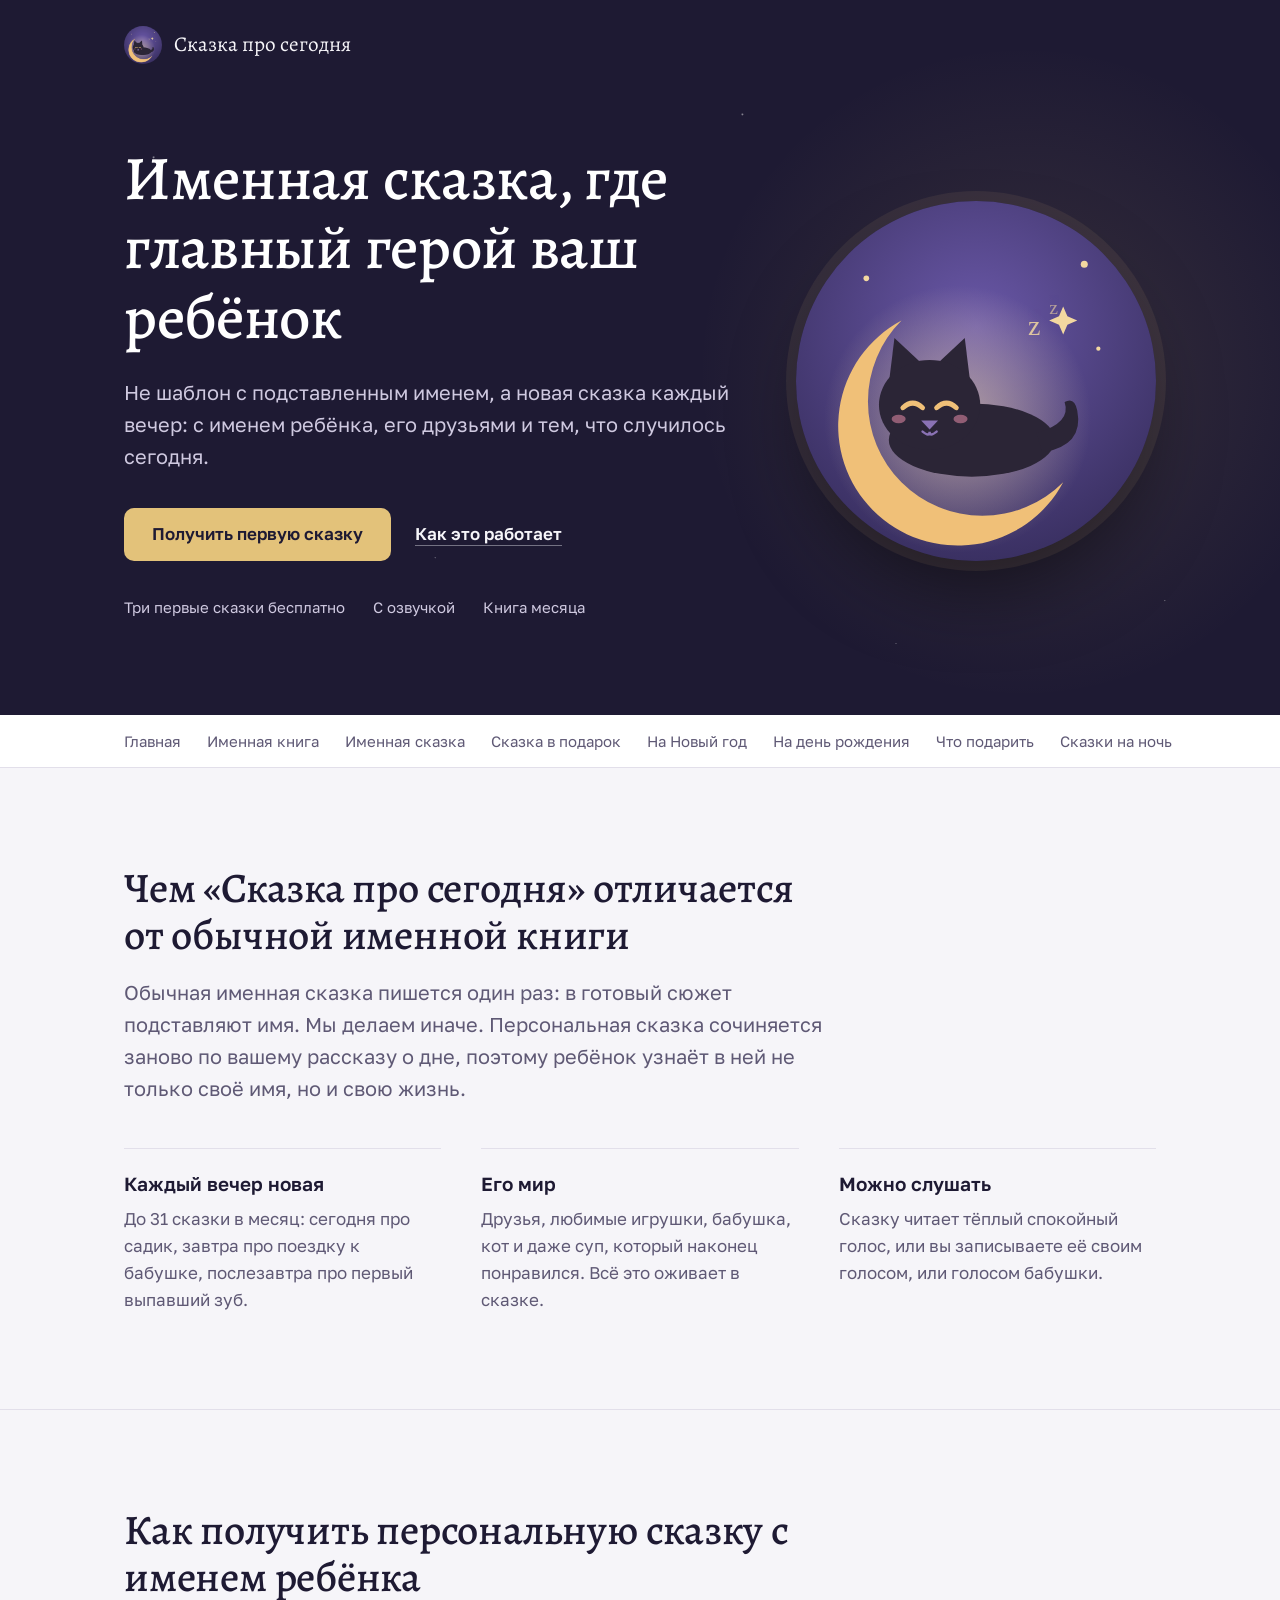
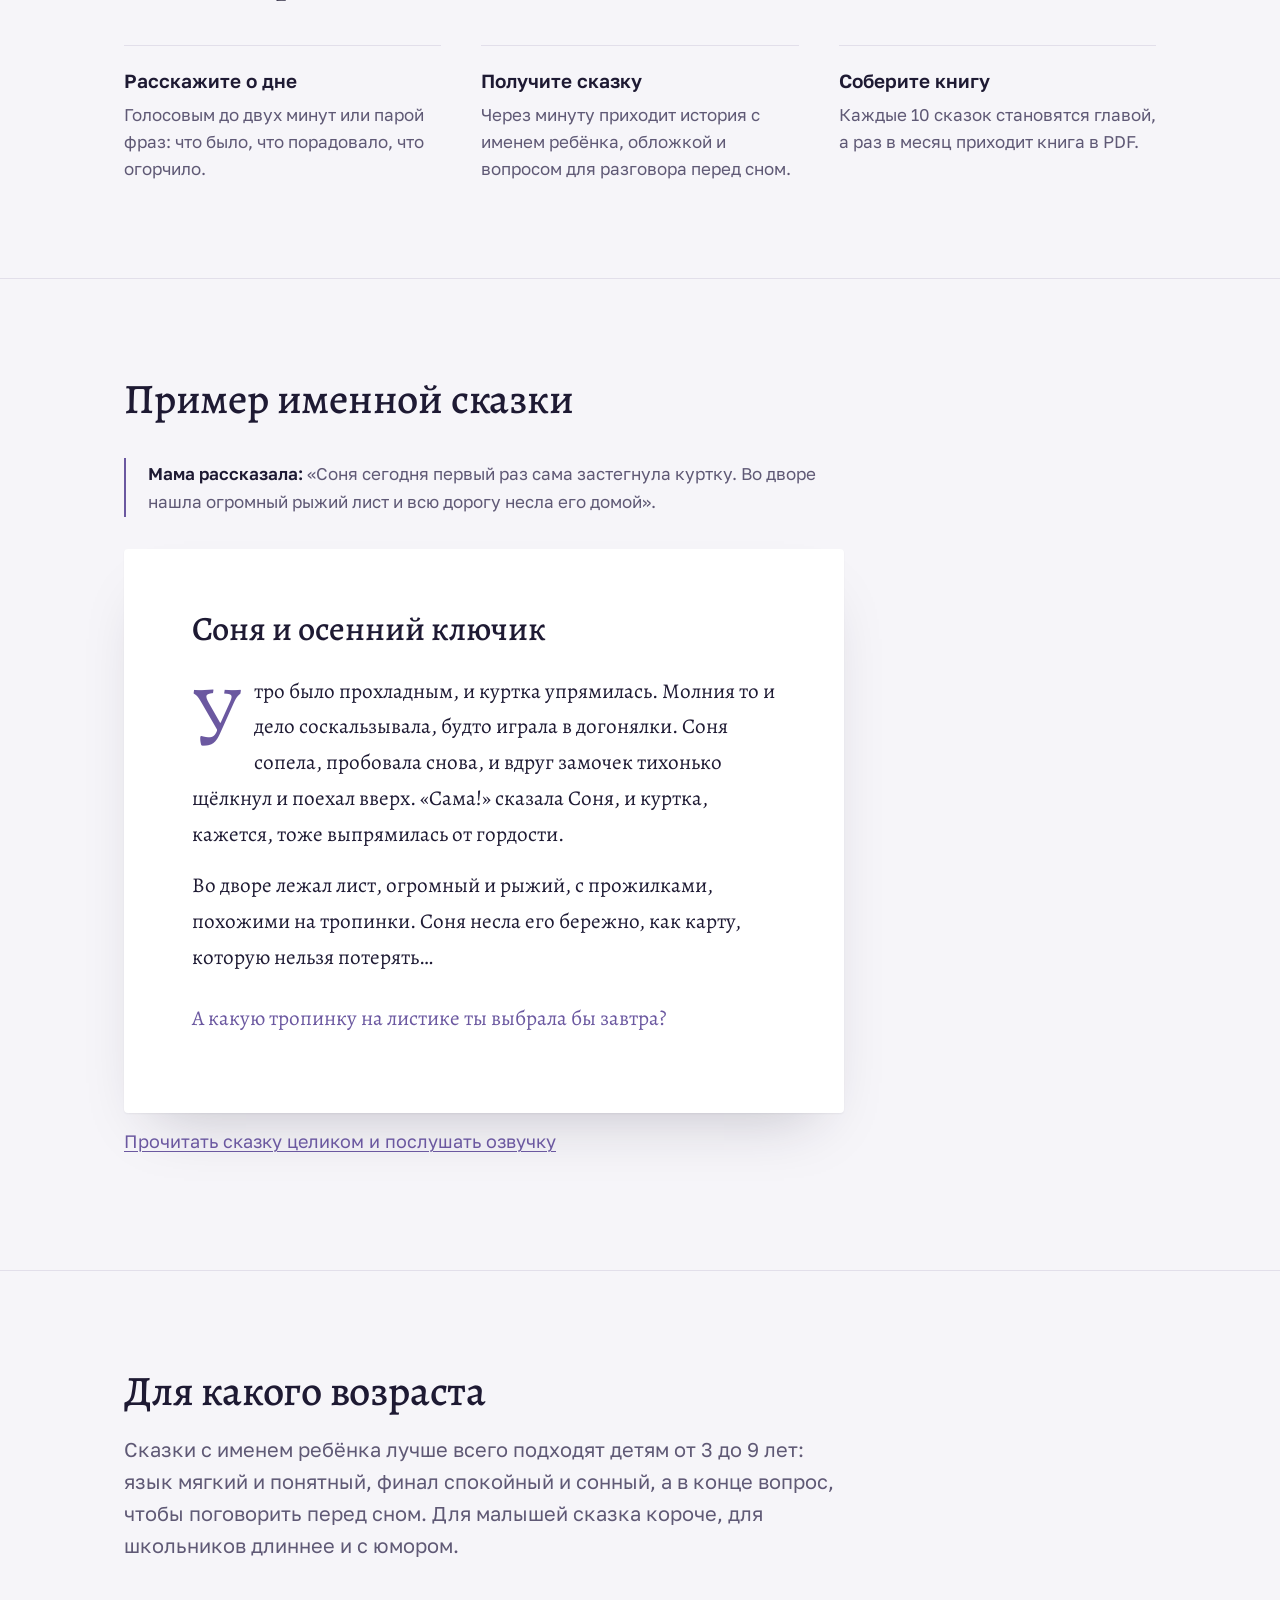
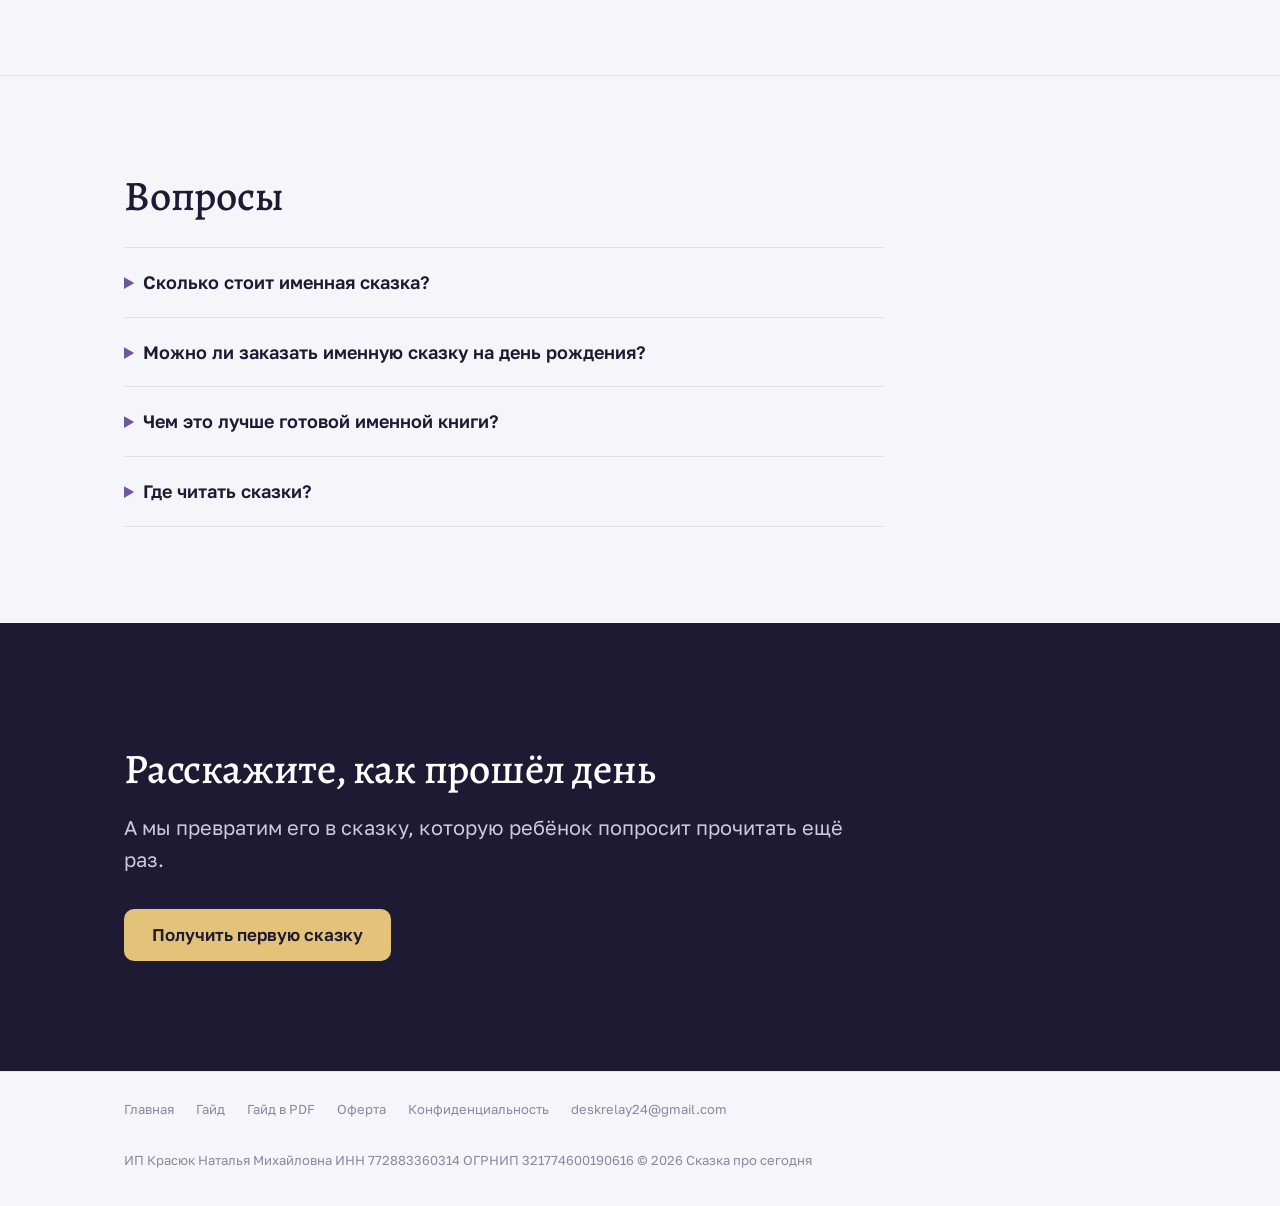
<file: imennaya-skazka.html>
<!doctype html>
<html lang="ru">
<head>
<meta charset="utf-8">
<meta name="viewport" content="width=device-width, initial-scale=1">
<title>Именная сказка для ребёнка: персональная сказка с именем, где он главный герой</title>
<meta name="description" content="Именная персональная сказка для ребёнка с его именем и событиями дня. Каждый вечер новая история, озвучка и книга месяца. Три первые сказки бесплатно.">
<link rel="canonical" href="https://skazkasegodnya.ru/imennaya-skazka.html">
<link rel="icon" type="image/png" sizes="32x32" href="favicon-32.png"><link rel="apple-touch-icon" href="apple-touch-icon.png">
<meta property="og:type" content="website"><meta property="og:locale" content="ru_RU"><meta property="og:site_name" content="Сказка про сегодня"><meta property="og:title" content="Именная сказка для ребёнка: персональная сказка с именем, где он главный герой"><meta property="og:description" content="Именная персональная сказка для ребёнка с его именем и событиями дня. Каждый вечер новая история, озвучка и книга месяца. Три первые сказки бесплатно."><meta property="og:url" content="https://skazkasegodnya.ru/imennaya-skazka.html"><meta property="og:image" content="https://skazkasegodnya.ru/og.png">
<script type="application/ld+json">{"@context": "https://schema.org", "@type": "Organization", "name": "Сказка про сегодня", "url": "https://skazkasegodnya.ru/", "logo": "https://skazkasegodnya.ru/icon-128.png", "email": "deskrelay24@gmail.com", "sameAs": ["https://t.me/Skazka_segodnya_bot"]}</script><script type="application/ld+json">{"@context": "https://schema.org", "@type": "Product", "name": "Сказка про сегодня: персональная сказка для ребёнка", "description": "Персональная вечерняя сказка, где главный герой ваш ребёнок: с его именем, друзьями и событиями дня. Озвучка и книга месяца.", "brand": {"@type": "Brand", "name": "Сказка про сегодня"}, "image": "https://skazkasegodnya.ru/og.png", "offers": {"@type": "Offer", "price": "690", "priceCurrency": "RUB", "availability": "https://schema.org/InStock", "url": "https://skazkasegodnya.ru/#prices"}}</script><script type="application/ld+json">{"@context": "https://schema.org", "@type": "BreadcrumbList", "itemListElement": [{"@type": "ListItem", "position": 1, "name": "Главная", "item": "https://skazkasegodnya.ru/"}, {"@type": "ListItem", "position": 2, "name": "Именная сказка", "item": "https://skazkasegodnya.ru/imennaya-skazka.html"}]}</script><script type="application/ld+json">{"@context": "https://schema.org", "@type": "FAQPage", "mainEntity": [{"@type": "Question", "name": "Сколько стоит именная сказка?", "acceptedAnswer": {"@type": "Answer", "text": "Три первые сказки бесплатно и сразу с озвучкой. Дальше подписка «Месяц сказок»: 690 ₽ за 31 день, до 31 сказки, озвучка и книга месяца в PDF."}}, {"@type": "Question", "name": "Можно ли заказать именную сказку на день рождения?", "acceptedAnswer": {"@type": "Answer", "text": "Да. Расскажите боту, как готовились к празднику и что ребёнок ждёт, и сказка получится про его день рождения. А месяц сказок можно подарить другой семье."}}, {"@type": "Question", "name": "Чем это лучше готовой именной книги?", "acceptedAnswer": {"@type": "Answer", "text": "Готовая книга одна и с чужим сюжетом. Здесь каждый вечер новая история про настоящий день ребёнка, а через месяц из них складывается своя книга."}}, {"@type": "Question", "name": "Где читать сказки?", "acceptedAnswer": {"@type": "Answer", "text": "В Telegram-боте @Skazka_segodnya_bot. Ничего устанавливать не нужно."}}]}</script>
<link rel="preconnect" href="https://fonts.googleapis.com"><link rel="preconnect" href="https://fonts.gstatic.com" crossorigin><link href="https://fonts.googleapis.com/css2?family=Alegreya:wght@400;500;700&family=Golos+Text:wght@400;500;600&display=swap" rel="stylesheet"><link rel="stylesheet" href="style.css?v=3">
<!-- Top.Mail.Ru counter (VK Реклама, пиксель 3801021) -->
<script type="text/javascript">
var _tmr = window._tmr || (window._tmr = []);
_tmr.push({id: "3801021", type: "pageView", start: (new Date()).getTime()});
(function (d, w, id) {
if (d.getElementById(id)) return;
var ts = d.createElement("script"); ts.type = "text/javascript"; ts.async = true; ts.id = id;
ts.src = "https://top-fwz1.mail.ru/js/code.js";
var f = function () {var s = d.getElementsByTagName("script")[0]; s.parentNode.insertBefore(ts, s);};
if (w.opera == "[object Opera]") { d.addEventListener("DOMContentLoaded", f, false); } else { f(); }
})(document, window, "tmr-code");
document.addEventListener("click", function (e) {
var a = e.target.closest && e.target.closest("a[href*='t.me/']");
if (a) { _tmr.push({type: "reachGoal", id: 3801021, goal: "bot_click"}); }
}, true);
</script>
<!-- /Top.Mail.Ru counter -->
</head>
<body>
<noscript><div><img src="https://top-fwz1.mail.ru/counter?id=3801021;js=na" style="position:absolute;left:-9999px;" alt="Top.Mail.Ru" /></div></noscript>

<header><div class="wrap"><a class="brand" href="index.html"><img src="icon-128.png" alt="" width="38" height="38">Сказка про сегодня</a><div class="hero"><div class="hero-text"><h1>Именная сказка, где главный герой ваш ребёнок</h1><p>Не шаблон с подставленным именем, а новая сказка каждый вечер: с именем ребёнка, его друзьями и тем, что случилось сегодня.</p><a class="btn" href="https://t.me/Skazka_segodnya_bot?start=p_seo_imennaya">Получить первую сказку</a><a class="btn ghost" href="guide.html">Как это работает</a><div class="trust"><span>Три первые сказки бесплатно</span><span>С озвучкой</span><span>Книга месяца</span></div></div><img class="moon" src="logo.svg" width="360" height="360" alt="Пантера спит на полумесяце, знак «Сказки про сегодня»"></div></div></header>
<nav class="toc"><div class="wrap"><a href="index.html">Главная</a><a href="imennaya-kniga.html">Именная книга</a><a href="imennaya-skazka.html">Именная сказка</a><a href="skazka-v-podarok.html">Сказка в подарок</a><a href="podarok-rebenku-na-novyj-god.html">На Новый год</a><a href="podarok-rebenku-na-den-rozhdeniya.html">На день рождения</a><a href="chto-podarit-rebenku.html">Что подарить</a><a href="skazki-na-noch-pro-rebenka.html">Сказки на ночь</a><a href="skazka-neiroset.html">Нейросетью</a><a href="guide.html">Гайд</a></div></nav><section><div class="wrap"><h2>Чем «Сказка про сегодня» отличается от обычной именной книги</h2><p class="lead">Обычная именная сказка пишется один раз: в готовый сюжет подставляют имя. Мы делаем иначе. Персональная сказка сочиняется заново по вашему рассказу о дне, поэтому ребёнок узнаёт в ней не только своё имя, но и свою жизнь.</p><div class="grid3"><div class="card"><h3>Каждый вечер новая</h3><p>До 31 сказки в месяц: сегодня про садик, завтра про поездку к бабушке, послезавтра про первый выпавший зуб.</p></div><div class="card"><h3>Его мир</h3><p>Друзья, любимые игрушки, бабушка, кот и даже суп, который наконец понравился. Всё это оживает в сказке.</p></div><div class="card"><h3>Можно слушать</h3><p>Сказку читает тёплый спокойный голос, или вы записываете её своим голосом, или голосом бабушки.</p></div></div></div></section>
<section><div class="wrap"><h2>Как получить персональную сказку с именем ребёнка</h2><div class="grid3"><div class="card"><h3>Расскажите о дне</h3><p>Голосовым до двух минут или парой фраз: что было, что порадовало, что огорчило.</p></div><div class="card"><h3>Получите сказку</h3><p>Через минуту приходит история с именем ребёнка, обложкой и вопросом для разговора перед сном.</p></div><div class="card"><h3>Соберите книгу</h3><p>Каждые 10 сказок становятся главой, а раз в месяц приходит книга в PDF.</p></div></div></div></section>
<section><div class="wrap"><h2>Пример именной сказки</h2><div class="from"><b>Мама рассказала:</b> «Соня сегодня первый раз сама застегнула куртку. Во дворе нашла огромный рыжий лист и всю дорогу несла его домой».</div><div class="story"><h3>Соня и осенний ключик</h3><p>Утро было прохладным, и куртка упрямилась. Молния то и дело соскальзывала, будто играла в догонялки. Соня сопела, пробовала снова, и вдруг замочек тихонько щёлкнул и поехал вверх. «Сама!» сказала Соня, и куртка, кажется, тоже выпрямилась от гордости.</p><p>Во дворе лежал лист, огромный и рыжий, с прожилками, похожими на тропинки. Соня несла его бережно, как карту, которую нельзя потерять…</p><p class="ask">А какую тропинку на листике ты выбрала бы завтра?</p></div><p style="margin-top:14px"><a href="index.html#example">Прочитать сказку целиком и послушать озвучку</a></p></div></section>
<section><div class="wrap"><h2>Для какого возраста</h2><p class="lead">Сказки с именем ребёнка лучше всего подходят детям от 3 до 9 лет: язык мягкий и понятный, финал спокойный и сонный, а в конце вопрос, чтобы поговорить перед сном. Для малышей сказка короче, для школьников длиннее и с юмором.</p></div></section>
<section id="faq"><div class="wrap"><h2>Вопросы</h2><details><summary>Сколько стоит именная сказка?</summary><p>Три первые сказки бесплатно и сразу с озвучкой. Дальше подписка «Месяц сказок»: 690 ₽ за 31 день, до 31 сказки, озвучка и книга месяца в PDF.</p></details><details><summary>Можно ли заказать именную сказку на день рождения?</summary><p>Да. Расскажите боту, как готовились к празднику и что ребёнок ждёт, и сказка получится про его день рождения. А месяц сказок можно подарить другой семье.</p></details><details><summary>Чем это лучше готовой именной книги?</summary><p>Готовая книга одна и с чужим сюжетом. Здесь каждый вечер новая история про настоящий день ребёнка, а через месяц из них складывается своя книга.</p></details><details><summary>Где читать сказки?</summary><p>В Telegram-боте @Skazka_segodnya_bot. Ничего устанавливать не нужно.</p></details></div></section>
<section class="final"><div class="wrap"><h2 style="margin-top:12px">Расскажите, как прошёл день</h2><p class="lead" style="margin:0 auto 26px">А мы превратим его в сказку, которую ребёнок попросит прочитать ещё раз.</p><a class="btn" href="https://t.me/Skazka_segodnya_bot?start=p_seo_imennaya">Получить первую сказку</a></div></section>
<footer class="mini"><div class="wrap"><a href="index.html">Главная</a> <a href="guide.html">Гайд</a> <a href="guide.pdf">Гайд в PDF</a> <a href="index.html#offer">Оферта</a> <a href="privacy.html">Конфиденциальность</a> <a href="mailto:deskrelay24@gmail.com">deskrelay24@gmail.com</a><br>ИП Красюк Наталья Михайловна ИНН 772883360314 ОГРНИП 321774600190616 © 2026 Сказка про сегодня</div></footer>
<script>(function(){var q=new URLSearchParams(location.search);var u=q.get("utm_source")||"",p=/vk/i.test(u)?"p_vk_":/yandex|direct/i.test(u)?"p_yd_":"";if(!p)return;document.querySelectorAll('a[href*="t.me/Skazka_segodnya_bot?start=p_"]').forEach(function(a){a.href=a.href.replace(/start=p_(seo_)?/,"start="+p)})})();</script>
</body>
</html>
</file>
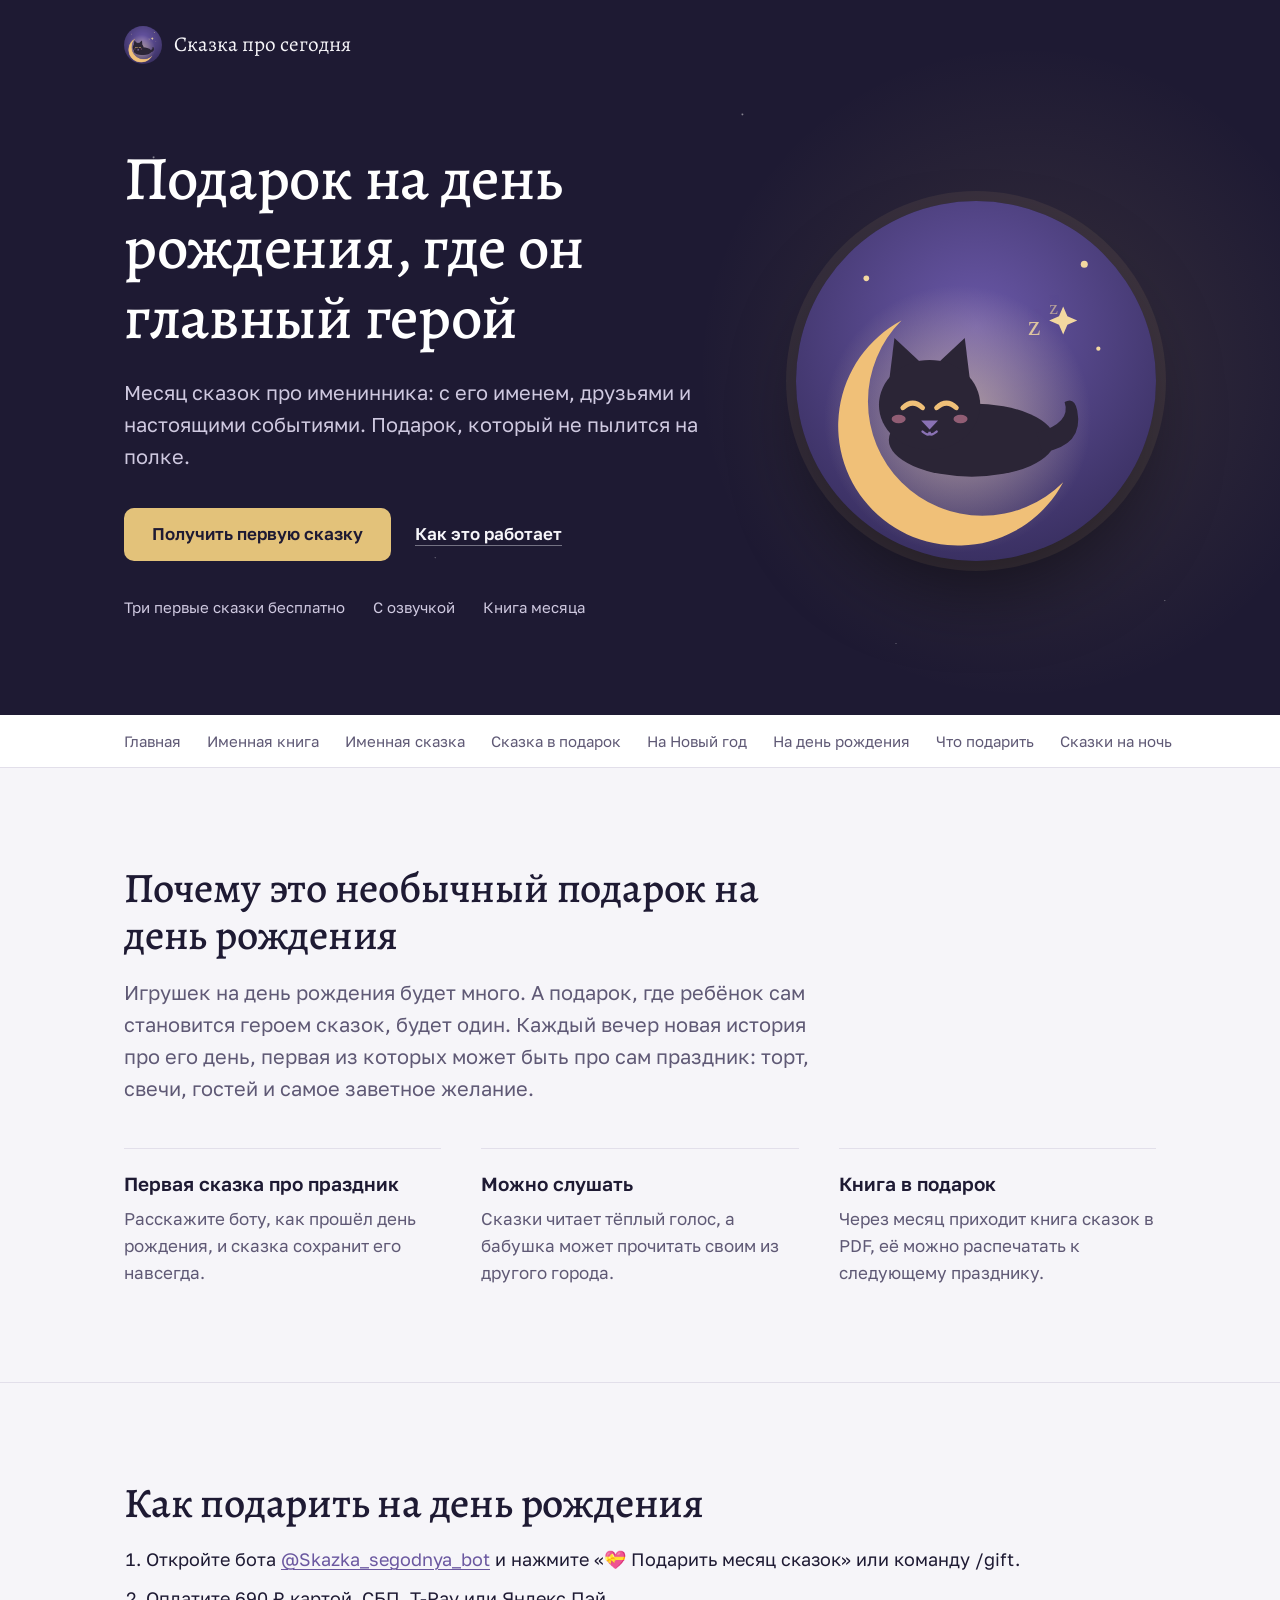
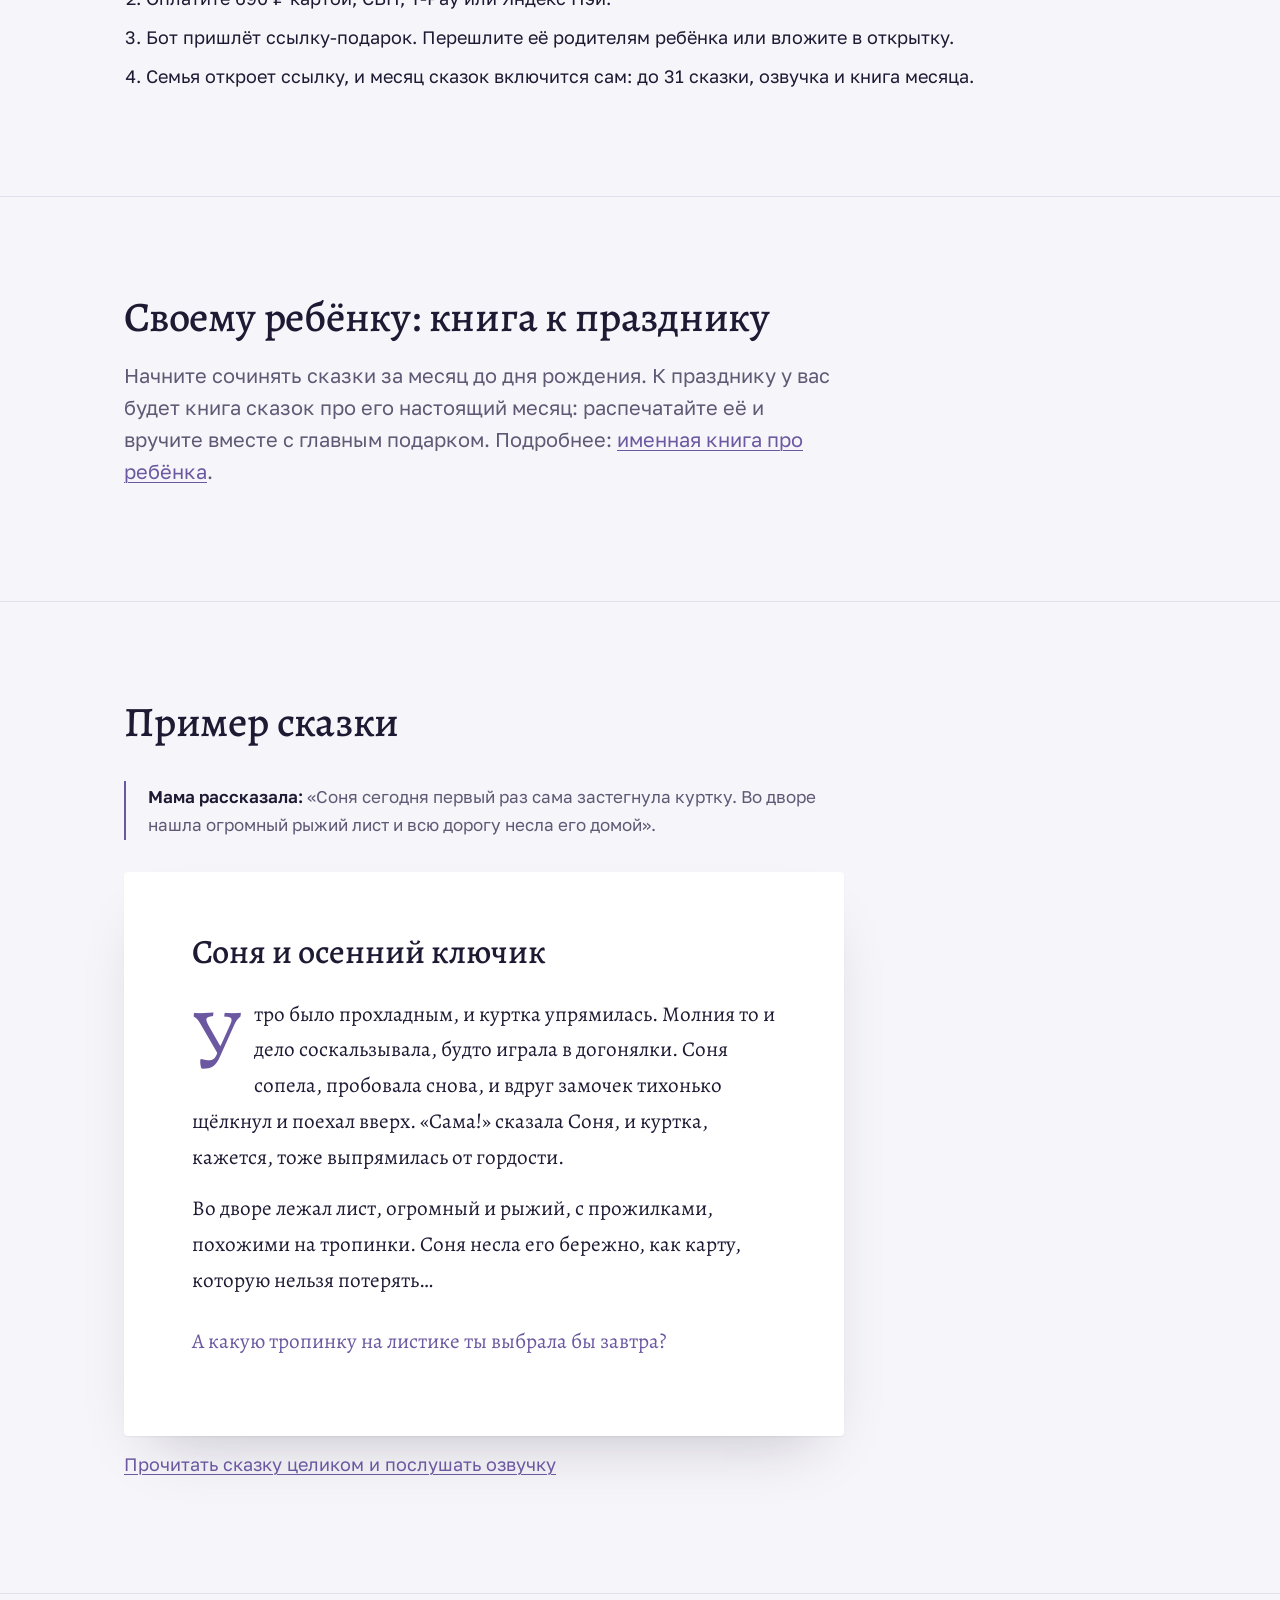
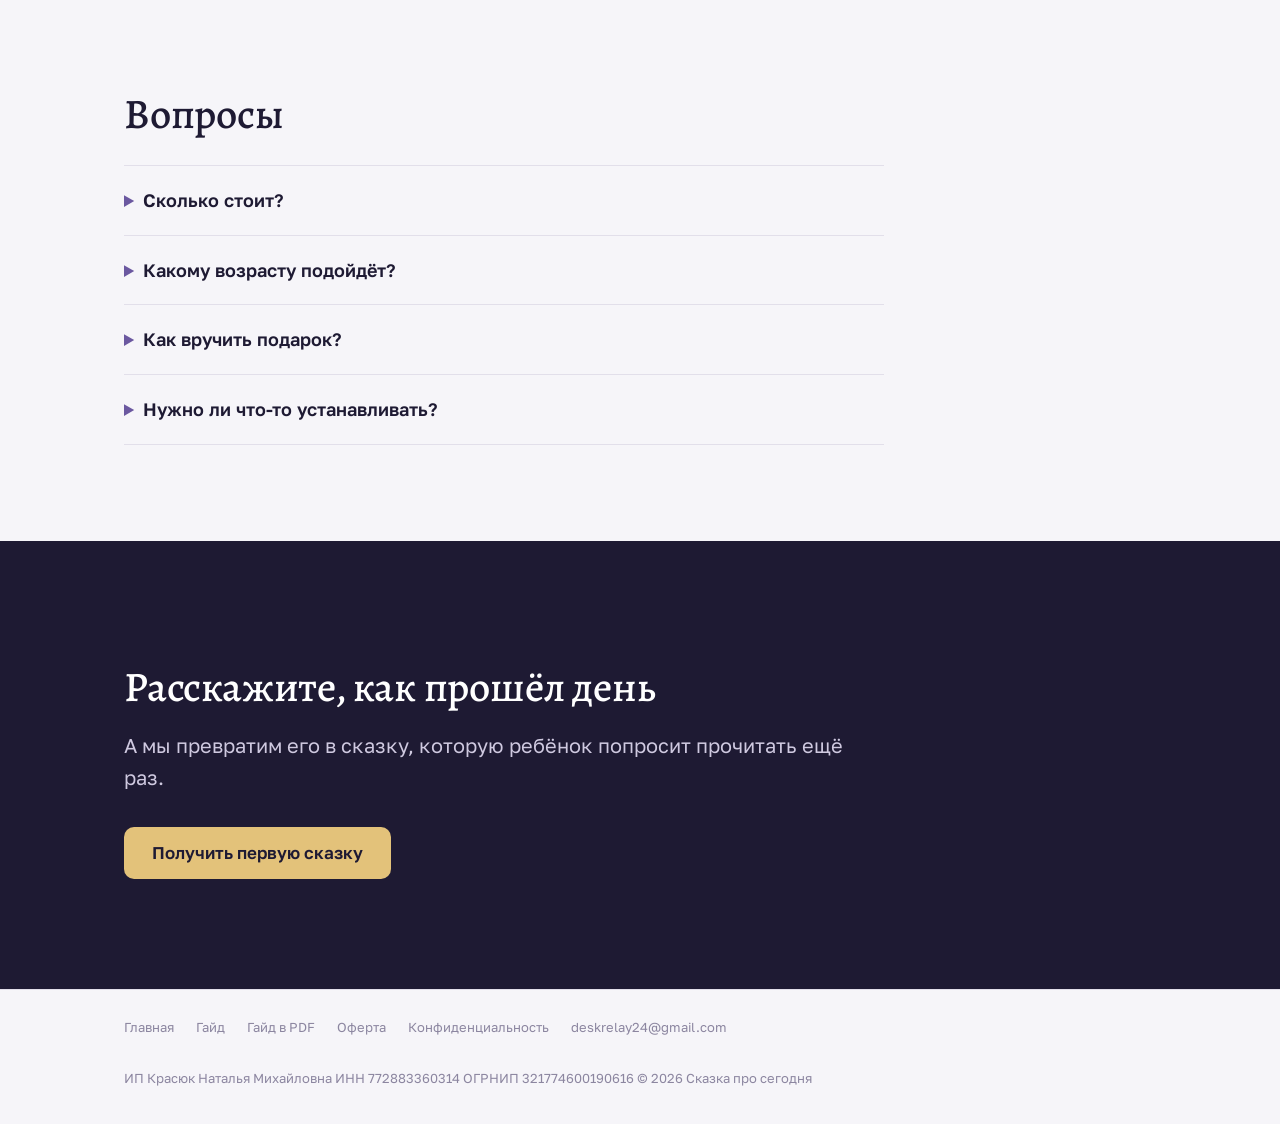
<file: podarok-rebenku-na-den-rozhdeniya.html>
<!doctype html>
<html lang="ru">
<head>
<meta charset="utf-8">
<meta name="viewport" content="width=device-width, initial-scale=1">
<title>Подарок ребёнку на день рождения: необычный подарок, сказки где он главный герой</title>
<meta name="description" content="Необычный подарок ребёнку на день рождения: месяц персональных сказок с его именем, озвучка и книга месяца. Подарок за 690 ₽ приходит ссылкой, его легко вручить.">
<link rel="canonical" href="https://skazkasegodnya.ru/podarok-rebenku-na-den-rozhdeniya.html">
<link rel="icon" type="image/png" sizes="32x32" href="favicon-32.png"><link rel="apple-touch-icon" href="apple-touch-icon.png">
<meta property="og:type" content="website"><meta property="og:locale" content="ru_RU"><meta property="og:site_name" content="Сказка про сегодня"><meta property="og:title" content="Подарок ребёнку на день рождения: необычный подарок, сказки где он главный герой"><meta property="og:description" content="Необычный подарок ребёнку на день рождения: месяц персональных сказок с его именем, озвучка и книга месяца. Подарок за 690 ₽ приходит ссылкой, его легко вручить."><meta property="og:url" content="https://skazkasegodnya.ru/podarok-rebenku-na-den-rozhdeniya.html"><meta property="og:image" content="https://skazkasegodnya.ru/og.png">
<script type="application/ld+json">{"@context": "https://schema.org", "@type": "Organization", "name": "Сказка про сегодня", "url": "https://skazkasegodnya.ru/", "logo": "https://skazkasegodnya.ru/icon-128.png", "email": "deskrelay24@gmail.com", "sameAs": ["https://t.me/Skazka_segodnya_bot"]}</script><script type="application/ld+json">{"@context": "https://schema.org", "@type": "Product", "name": "Сказка про сегодня: персональная сказка для ребёнка", "description": "Персональная вечерняя сказка, где главный герой ваш ребёнок: с его именем, друзьями и событиями дня. Озвучка и книга месяца.", "brand": {"@type": "Brand", "name": "Сказка про сегодня"}, "image": "https://skazkasegodnya.ru/og.png", "offers": {"@type": "Offer", "price": "690", "priceCurrency": "RUB", "availability": "https://schema.org/InStock", "url": "https://skazkasegodnya.ru/#prices"}}</script><script type="application/ld+json">{"@context": "https://schema.org", "@type": "BreadcrumbList", "itemListElement": [{"@type": "ListItem", "position": 1, "name": "Главная", "item": "https://skazkasegodnya.ru/"}, {"@type": "ListItem", "position": 2, "name": "Подарок на день рождения", "item": "https://skazkasegodnya.ru/podarok-rebenku-na-den-rozhdeniya.html"}]}</script><script type="application/ld+json">{"@context": "https://schema.org", "@type": "FAQPage", "mainEntity": [{"@type": "Question", "name": "Сколько стоит?", "acceptedAnswer": {"@type": "Answer", "text": "Месяц сказок в подарок стоит 690 ₽."}}, {"@type": "Question", "name": "Какому возрасту подойдёт?", "acceptedAnswer": {"@type": "Answer", "text": "Детям от 3 до 9 лет."}}, {"@type": "Question", "name": "Как вручить подарок?", "acceptedAnswer": {"@type": "Answer", "text": "Перешлите ссылку-подарок родителям или впишите её в открытку."}}, {"@type": "Question", "name": "Нужно ли что-то устанавливать?", "acceptedAnswer": {"@type": "Answer", "text": "Нет, сказки приходят в Telegram-боте."}}]}</script>
<link rel="preconnect" href="https://fonts.googleapis.com"><link rel="preconnect" href="https://fonts.gstatic.com" crossorigin><link href="https://fonts.googleapis.com/css2?family=Alegreya:wght@400;500;700&family=Golos+Text:wght@400;500;600&display=swap" rel="stylesheet"><link rel="stylesheet" href="style.css?v=3">
<!-- Top.Mail.Ru counter (VK Реклама, пиксель 3801021) -->
<script type="text/javascript">
var _tmr = window._tmr || (window._tmr = []);
_tmr.push({id: "3801021", type: "pageView", start: (new Date()).getTime()});
(function (d, w, id) {
if (d.getElementById(id)) return;
var ts = d.createElement("script"); ts.type = "text/javascript"; ts.async = true; ts.id = id;
ts.src = "https://top-fwz1.mail.ru/js/code.js";
var f = function () {var s = d.getElementsByTagName("script")[0]; s.parentNode.insertBefore(ts, s);};
if (w.opera == "[object Opera]") { d.addEventListener("DOMContentLoaded", f, false); } else { f(); }
})(document, window, "tmr-code");
document.addEventListener("click", function (e) {
var a = e.target.closest && e.target.closest("a[href*='t.me/']");
if (a) { _tmr.push({type: "reachGoal", id: 3801021, goal: "bot_click"}); }
}, true);
</script>
<!-- /Top.Mail.Ru counter -->
</head>
<body>
<noscript><div><img src="https://top-fwz1.mail.ru/counter?id=3801021;js=na" style="position:absolute;left:-9999px;" alt="Top.Mail.Ru" /></div></noscript>

<header><div class="wrap"><a class="brand" href="index.html"><img src="icon-128.png" alt="" width="38" height="38">Сказка про сегодня</a><div class="hero"><div class="hero-text"><h1>Подарок на день рождения, где он главный герой</h1><p>Месяц сказок про именинника: с его именем, друзьями и настоящими событиями. Подарок, который не пылится на полке.</p><a class="btn" href="https://t.me/Skazka_segodnya_bot?start=p_seo_dr">Получить первую сказку</a><a class="btn ghost" href="guide.html">Как это работает</a><div class="trust"><span>Три первые сказки бесплатно</span><span>С озвучкой</span><span>Книга месяца</span></div></div><img class="moon" src="logo.svg" width="360" height="360" alt="Пантера спит на полумесяце, знак «Сказки про сегодня»"></div></div></header>
<nav class="toc"><div class="wrap"><a href="index.html">Главная</a><a href="imennaya-kniga.html">Именная книга</a><a href="imennaya-skazka.html">Именная сказка</a><a href="skazka-v-podarok.html">Сказка в подарок</a><a href="podarok-rebenku-na-novyj-god.html">На Новый год</a><a href="podarok-rebenku-na-den-rozhdeniya.html">На день рождения</a><a href="chto-podarit-rebenku.html">Что подарить</a><a href="skazki-na-noch-pro-rebenka.html">Сказки на ночь</a><a href="skazka-neiroset.html">Нейросетью</a><a href="guide.html">Гайд</a></div></nav><section><div class="wrap"><h2>Почему это необычный подарок на день рождения</h2><p class="lead">Игрушек на день рождения будет много. А подарок, где ребёнок сам становится героем сказок, будет один. Каждый вечер новая история про его день, первая из которых может быть про сам праздник: торт, свечи, гостей и самое заветное желание.</p><div class="grid3"><div class="card"><h3>Первая сказка про праздник</h3><p>Расскажите боту, как прошёл день рождения, и сказка сохранит его навсегда.</p></div><div class="card"><h3>Можно слушать</h3><p>Сказки читает тёплый голос, а бабушка может прочитать своим из другого города.</p></div><div class="card"><h3>Книга в подарок</h3><p>Через месяц приходит книга сказок в PDF, её можно распечатать к следующему празднику.</p></div></div></div></section>
<section><div class="wrap"><h2>Как подарить на день рождения</h2><ol class="steps"><li>Откройте бота <a href="https://t.me/Skazka_segodnya_bot?start=p_seo_gift">@Skazka_segodnya_bot</a> и нажмите «💝 Подарить месяц сказок» или команду /gift.</li><li>Оплатите 690 ₽ картой, СБП, T-Pay или Яндекс Пэй.</li><li>Бот пришлёт ссылку-подарок. Перешлите её родителям ребёнка или вложите в открытку.</li><li>Семья откроет ссылку, и месяц сказок включится сам: до 31 сказки, озвучка и книга месяца.</li></ol></div></section>
<section><div class="wrap"><h2>Своему ребёнку: книга к празднику</h2><p class="lead">Начните сочинять сказки за месяц до дня рождения. К празднику у вас будет книга сказок про его настоящий месяц: распечатайте её и вручите вместе с главным подарком. Подробнее: <a href="imennaya-kniga.html">именная книга про ребёнка</a>.</p></div></section>
<section><div class="wrap"><h2>Пример сказки</h2><div class="from"><b>Мама рассказала:</b> «Соня сегодня первый раз сама застегнула куртку. Во дворе нашла огромный рыжий лист и всю дорогу несла его домой».</div><div class="story"><h3>Соня и осенний ключик</h3><p>Утро было прохладным, и куртка упрямилась. Молния то и дело соскальзывала, будто играла в догонялки. Соня сопела, пробовала снова, и вдруг замочек тихонько щёлкнул и поехал вверх. «Сама!» сказала Соня, и куртка, кажется, тоже выпрямилась от гордости.</p><p>Во дворе лежал лист, огромный и рыжий, с прожилками, похожими на тропинки. Соня несла его бережно, как карту, которую нельзя потерять…</p><p class="ask">А какую тропинку на листике ты выбрала бы завтра?</p></div><p style="margin-top:14px"><a href="index.html#example">Прочитать сказку целиком и послушать озвучку</a></p></div></section>
<section id="faq"><div class="wrap"><h2>Вопросы</h2><details><summary>Сколько стоит?</summary><p>Месяц сказок в подарок стоит 690 ₽.</p></details><details><summary>Какому возрасту подойдёт?</summary><p>Детям от 3 до 9 лет.</p></details><details><summary>Как вручить подарок?</summary><p>Перешлите ссылку-подарок родителям или впишите её в открытку.</p></details><details><summary>Нужно ли что-то устанавливать?</summary><p>Нет, сказки приходят в Telegram-боте.</p></details></div></section>
<section class="final"><div class="wrap"><h2 style="margin-top:12px">Расскажите, как прошёл день</h2><p class="lead" style="margin:0 auto 26px">А мы превратим его в сказку, которую ребёнок попросит прочитать ещё раз.</p><a class="btn" href="https://t.me/Skazka_segodnya_bot?start=p_seo_dr">Получить первую сказку</a></div></section>
<footer class="mini"><div class="wrap"><a href="index.html">Главная</a> <a href="guide.html">Гайд</a> <a href="guide.pdf">Гайд в PDF</a> <a href="index.html#offer">Оферта</a> <a href="privacy.html">Конфиденциальность</a> <a href="mailto:deskrelay24@gmail.com">deskrelay24@gmail.com</a><br>ИП Красюк Наталья Михайловна ИНН 772883360314 ОГРНИП 321774600190616 © 2026 Сказка про сегодня</div></footer>
<script>(function(){var q=new URLSearchParams(location.search);var u=q.get("utm_source")||"",p=/vk/i.test(u)?"p_vk_":/yandex|direct/i.test(u)?"p_yd_":"";if(!p)return;document.querySelectorAll('a[href*="t.me/Skazka_segodnya_bot?start=p_"]').forEach(function(a){a.href=a.href.replace(/start=p_(seo_)?/,"start="+p)})})();</script>
</body>
</html>
</file>
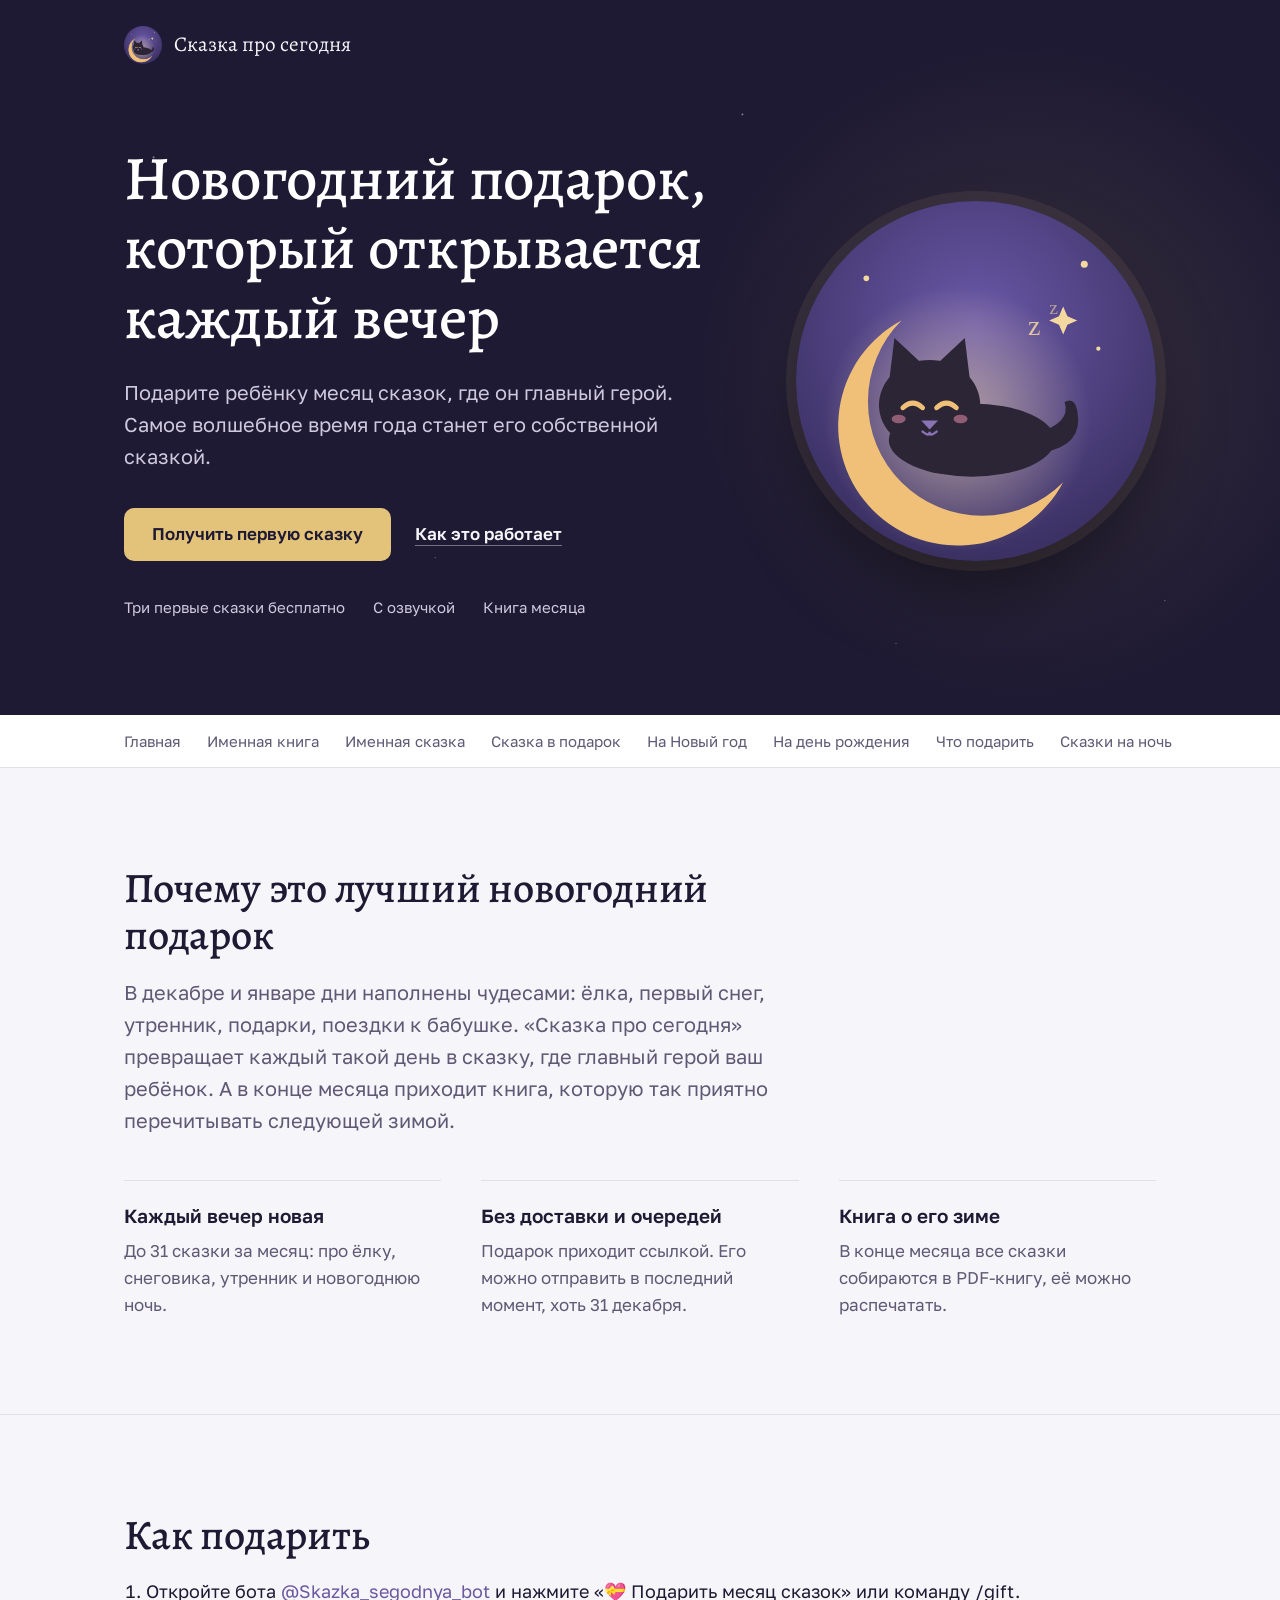
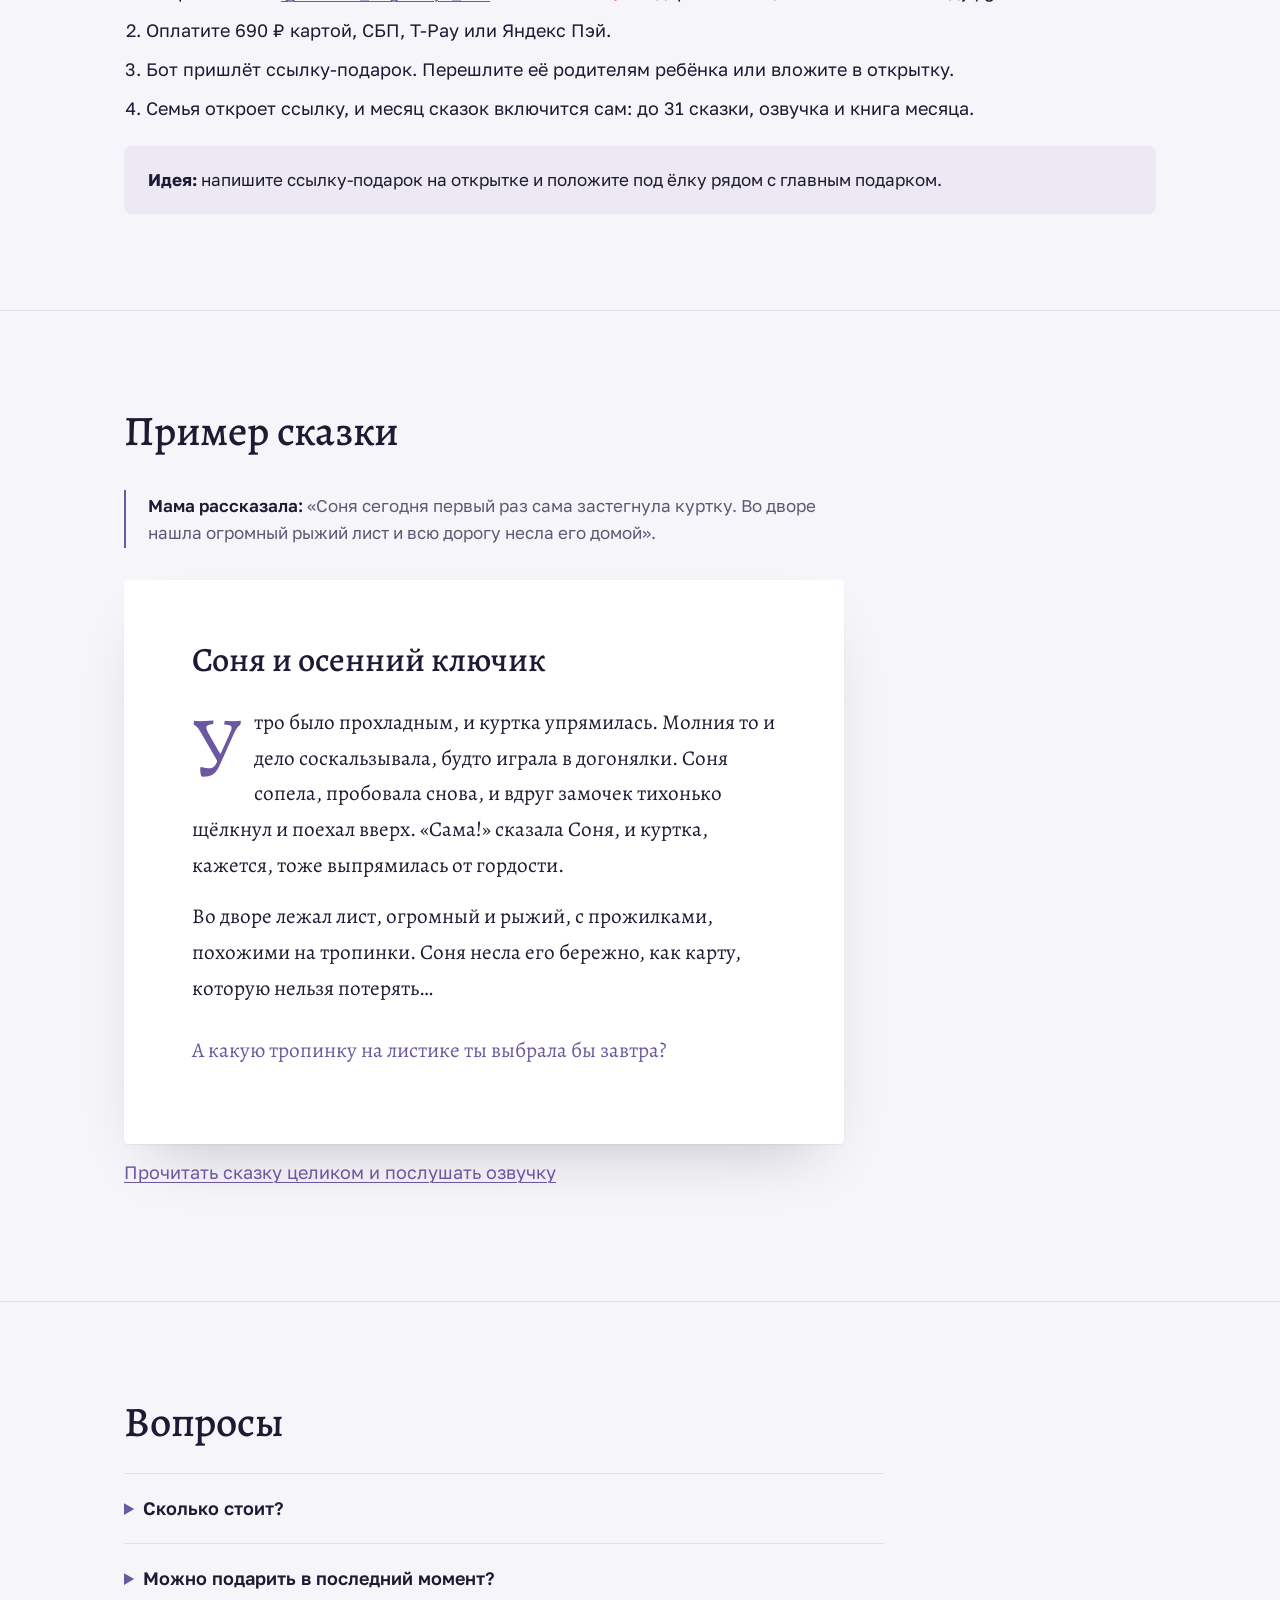
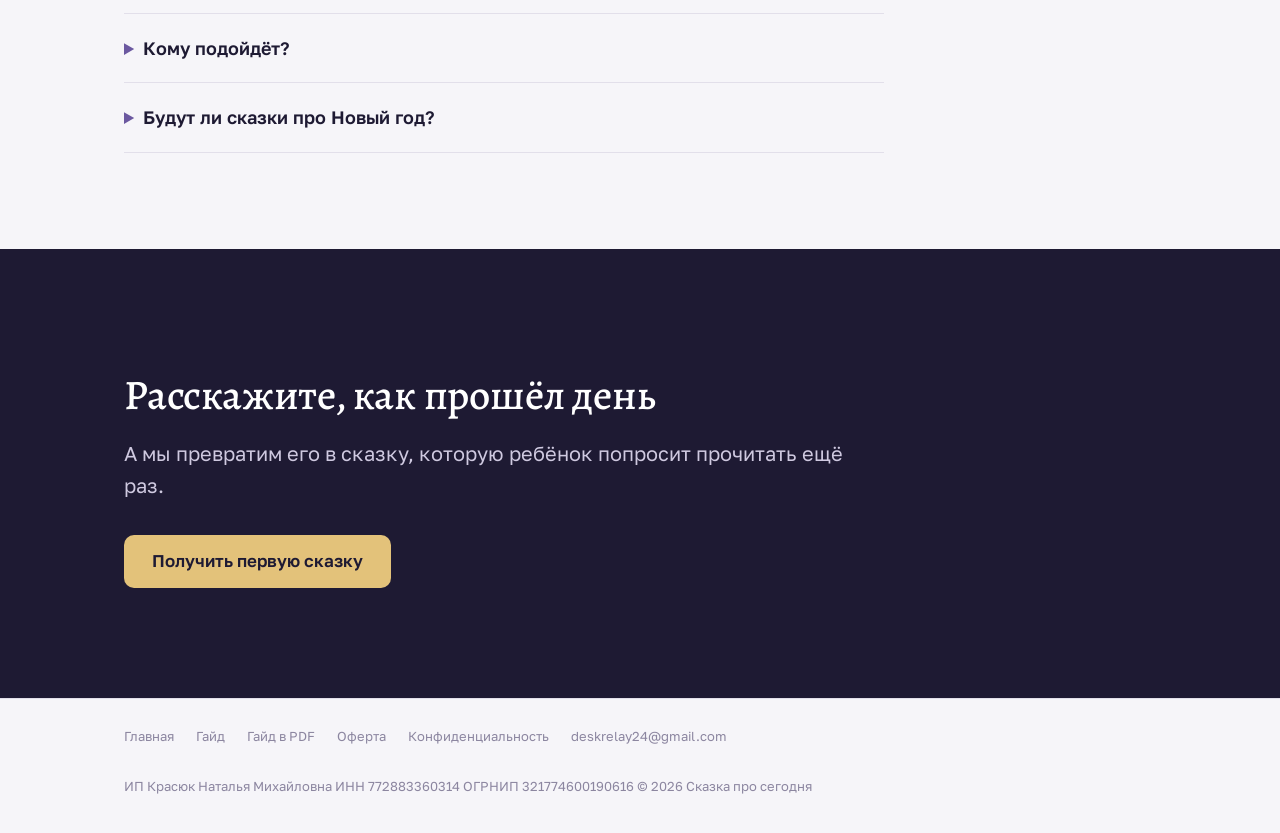
<file: podarok-rebenku-na-novyj-god.html>
<!doctype html>
<html lang="ru">
<head>
<meta charset="utf-8">
<meta name="viewport" content="width=device-width, initial-scale=1">
<title>Подарок ребёнку на Новый год: необычный подарок, месяц сказок про него самого</title>
<meta name="description" content="Необычный подарок ребёнку на Новый год: месяц волшебных сказок, где он главный герой. Каждый вечер сказка про его день, озвучка и книга месяца. Подарок за 690 ₽, отправляется ссылкой.">
<link rel="canonical" href="https://skazkasegodnya.ru/podarok-rebenku-na-novyj-god.html">
<link rel="icon" type="image/png" sizes="32x32" href="favicon-32.png"><link rel="apple-touch-icon" href="apple-touch-icon.png">
<meta property="og:type" content="website"><meta property="og:locale" content="ru_RU"><meta property="og:site_name" content="Сказка про сегодня"><meta property="og:title" content="Подарок ребёнку на Новый год: необычный подарок, месяц сказок про него самого"><meta property="og:description" content="Необычный подарок ребёнку на Новый год: месяц волшебных сказок, где он главный герой. Каждый вечер сказка про его день, озвучка и книга месяца. Подарок за 690 ₽, отправляется ссылкой."><meta property="og:url" content="https://skazkasegodnya.ru/podarok-rebenku-na-novyj-god.html"><meta property="og:image" content="https://skazkasegodnya.ru/og.png">
<script type="application/ld+json">{"@context": "https://schema.org", "@type": "Organization", "name": "Сказка про сегодня", "url": "https://skazkasegodnya.ru/", "logo": "https://skazkasegodnya.ru/icon-128.png", "email": "deskrelay24@gmail.com", "sameAs": ["https://t.me/Skazka_segodnya_bot"]}</script><script type="application/ld+json">{"@context": "https://schema.org", "@type": "Product", "name": "Сказка про сегодня: персональная сказка для ребёнка", "description": "Персональная вечерняя сказка, где главный герой ваш ребёнок: с его именем, друзьями и событиями дня. Озвучка и книга месяца.", "brand": {"@type": "Brand", "name": "Сказка про сегодня"}, "image": "https://skazkasegodnya.ru/og.png", "offers": {"@type": "Offer", "price": "690", "priceCurrency": "RUB", "availability": "https://schema.org/InStock", "url": "https://skazkasegodnya.ru/#prices"}}</script><script type="application/ld+json">{"@context": "https://schema.org", "@type": "BreadcrumbList", "itemListElement": [{"@type": "ListItem", "position": 1, "name": "Главная", "item": "https://skazkasegodnya.ru/"}, {"@type": "ListItem", "position": 2, "name": "Подарок на Новый год", "item": "https://skazkasegodnya.ru/podarok-rebenku-na-novyj-god.html"}]}</script><script type="application/ld+json">{"@context": "https://schema.org", "@type": "FAQPage", "mainEntity": [{"@type": "Question", "name": "Сколько стоит?", "acceptedAnswer": {"@type": "Answer", "text": "Месяц сказок в подарок стоит 690 ₽."}}, {"@type": "Question", "name": "Можно подарить в последний момент?", "acceptedAnswer": {"@type": "Answer", "text": "Да, подарок приходит ссылкой сразу после оплаты."}}, {"@type": "Question", "name": "Кому подойдёт?", "acceptedAnswer": {"@type": "Answer", "text": "Детям от 3 до 9 лет: своему ребёнку, крестнику, племяннику, детям друзей."}}, {"@type": "Question", "name": "Будут ли сказки про Новый год?", "acceptedAnswer": {"@type": "Answer", "text": "Сказка сочиняется по рассказу о дне, поэтому если день был про ёлку и Деда Мороза, сказка будет новогодней."}}]}</script>
<link rel="preconnect" href="https://fonts.googleapis.com"><link rel="preconnect" href="https://fonts.gstatic.com" crossorigin><link href="https://fonts.googleapis.com/css2?family=Alegreya:wght@400;500;700&family=Golos+Text:wght@400;500;600&display=swap" rel="stylesheet"><link rel="stylesheet" href="style.css?v=3">
<!-- Top.Mail.Ru counter (VK Реклама, пиксель 3801021) -->
<script type="text/javascript">
var _tmr = window._tmr || (window._tmr = []);
_tmr.push({id: "3801021", type: "pageView", start: (new Date()).getTime()});
(function (d, w, id) {
if (d.getElementById(id)) return;
var ts = d.createElement("script"); ts.type = "text/javascript"; ts.async = true; ts.id = id;
ts.src = "https://top-fwz1.mail.ru/js/code.js";
var f = function () {var s = d.getElementsByTagName("script")[0]; s.parentNode.insertBefore(ts, s);};
if (w.opera == "[object Opera]") { d.addEventListener("DOMContentLoaded", f, false); } else { f(); }
})(document, window, "tmr-code");
document.addEventListener("click", function (e) {
var a = e.target.closest && e.target.closest("a[href*='t.me/']");
if (a) { _tmr.push({type: "reachGoal", id: 3801021, goal: "bot_click"}); }
}, true);
</script>
<!-- /Top.Mail.Ru counter -->
</head>
<body>
<noscript><div><img src="https://top-fwz1.mail.ru/counter?id=3801021;js=na" style="position:absolute;left:-9999px;" alt="Top.Mail.Ru" /></div></noscript>

<header><div class="wrap"><a class="brand" href="index.html"><img src="icon-128.png" alt="" width="38" height="38">Сказка про сегодня</a><div class="hero"><div class="hero-text"><h1>Новогодний подарок, который открывается каждый вечер</h1><p>Подарите ребёнку месяц сказок, где он главный герой. Самое волшебное время года станет его собственной сказкой.</p><a class="btn" href="https://t.me/Skazka_segodnya_bot?start=p_seo_ny">Получить первую сказку</a><a class="btn ghost" href="guide.html">Как это работает</a><div class="trust"><span>Три первые сказки бесплатно</span><span>С озвучкой</span><span>Книга месяца</span></div></div><img class="moon" src="logo.svg" width="360" height="360" alt="Пантера спит на полумесяце, знак «Сказки про сегодня»"></div></div></header>
<nav class="toc"><div class="wrap"><a href="index.html">Главная</a><a href="imennaya-kniga.html">Именная книга</a><a href="imennaya-skazka.html">Именная сказка</a><a href="skazka-v-podarok.html">Сказка в подарок</a><a href="podarok-rebenku-na-novyj-god.html">На Новый год</a><a href="podarok-rebenku-na-den-rozhdeniya.html">На день рождения</a><a href="chto-podarit-rebenku.html">Что подарить</a><a href="skazki-na-noch-pro-rebenka.html">Сказки на ночь</a><a href="skazka-neiroset.html">Нейросетью</a><a href="guide.html">Гайд</a></div></nav><section><div class="wrap"><h2>Почему это лучший новогодний подарок</h2><p class="lead">В декабре и январе дни наполнены чудесами: ёлка, первый снег, утренник, подарки, поездки к бабушке. «Сказка про сегодня» превращает каждый такой день в сказку, где главный герой ваш ребёнок. А в конце месяца приходит книга, которую так приятно перечитывать следующей зимой.</p><div class="grid3"><div class="card"><h3>Каждый вечер новая</h3><p>До 31 сказки за месяц: про ёлку, снеговика, утренник и новогоднюю ночь.</p></div><div class="card"><h3>Без доставки и очередей</h3><p>Подарок приходит ссылкой. Его можно отправить в последний момент, хоть 31 декабря.</p></div><div class="card"><h3>Книга о его зиме</h3><p>В конце месяца все сказки собираются в PDF-книгу, её можно распечатать.</p></div></div></div></section>
<section><div class="wrap"><h2>Как подарить</h2><ol class="steps"><li>Откройте бота <a href="https://t.me/Skazka_segodnya_bot?start=p_seo_gift">@Skazka_segodnya_bot</a> и нажмите «💝 Подарить месяц сказок» или команду /gift.</li><li>Оплатите 690 ₽ картой, СБП, T-Pay или Яндекс Пэй.</li><li>Бот пришлёт ссылку-подарок. Перешлите её родителям ребёнка или вложите в открытку.</li><li>Семья откроет ссылку, и месяц сказок включится сам: до 31 сказки, озвучка и книга месяца.</li></ol><div class="tip"><b>Идея:</b> напишите ссылку-подарок на открытке и положите под ёлку рядом с главным подарком.</div></div></section>
<section><div class="wrap"><h2>Пример сказки</h2><div class="from"><b>Мама рассказала:</b> «Соня сегодня первый раз сама застегнула куртку. Во дворе нашла огромный рыжий лист и всю дорогу несла его домой».</div><div class="story"><h3>Соня и осенний ключик</h3><p>Утро было прохладным, и куртка упрямилась. Молния то и дело соскальзывала, будто играла в догонялки. Соня сопела, пробовала снова, и вдруг замочек тихонько щёлкнул и поехал вверх. «Сама!» сказала Соня, и куртка, кажется, тоже выпрямилась от гордости.</p><p>Во дворе лежал лист, огромный и рыжий, с прожилками, похожими на тропинки. Соня несла его бережно, как карту, которую нельзя потерять…</p><p class="ask">А какую тропинку на листике ты выбрала бы завтра?</p></div><p style="margin-top:14px"><a href="index.html#example">Прочитать сказку целиком и послушать озвучку</a></p></div></section>
<section id="faq"><div class="wrap"><h2>Вопросы</h2><details><summary>Сколько стоит?</summary><p>Месяц сказок в подарок стоит 690 ₽.</p></details><details><summary>Можно подарить в последний момент?</summary><p>Да, подарок приходит ссылкой сразу после оплаты.</p></details><details><summary>Кому подойдёт?</summary><p>Детям от 3 до 9 лет: своему ребёнку, крестнику, племяннику, детям друзей.</p></details><details><summary>Будут ли сказки про Новый год?</summary><p>Сказка сочиняется по рассказу о дне, поэтому если день был про ёлку и Деда Мороза, сказка будет новогодней.</p></details></div></section>
<section class="final"><div class="wrap"><h2 style="margin-top:12px">Расскажите, как прошёл день</h2><p class="lead" style="margin:0 auto 26px">А мы превратим его в сказку, которую ребёнок попросит прочитать ещё раз.</p><a class="btn" href="https://t.me/Skazka_segodnya_bot?start=p_seo_ny">Получить первую сказку</a></div></section>
<footer class="mini"><div class="wrap"><a href="index.html">Главная</a> <a href="guide.html">Гайд</a> <a href="guide.pdf">Гайд в PDF</a> <a href="index.html#offer">Оферта</a> <a href="privacy.html">Конфиденциальность</a> <a href="mailto:deskrelay24@gmail.com">deskrelay24@gmail.com</a><br>ИП Красюк Наталья Михайловна ИНН 772883360314 ОГРНИП 321774600190616 © 2026 Сказка про сегодня</div></footer>
<script>(function(){var q=new URLSearchParams(location.search);var u=q.get("utm_source")||"",p=/vk/i.test(u)?"p_vk_":/yandex|direct/i.test(u)?"p_yd_":"";if(!p)return;document.querySelectorAll('a[href*="t.me/Skazka_segodnya_bot?start=p_"]').forEach(function(a){a.href=a.href.replace(/start=p_(seo_)?/,"start="+p)})})();</script>
</body>
</html>
</file>
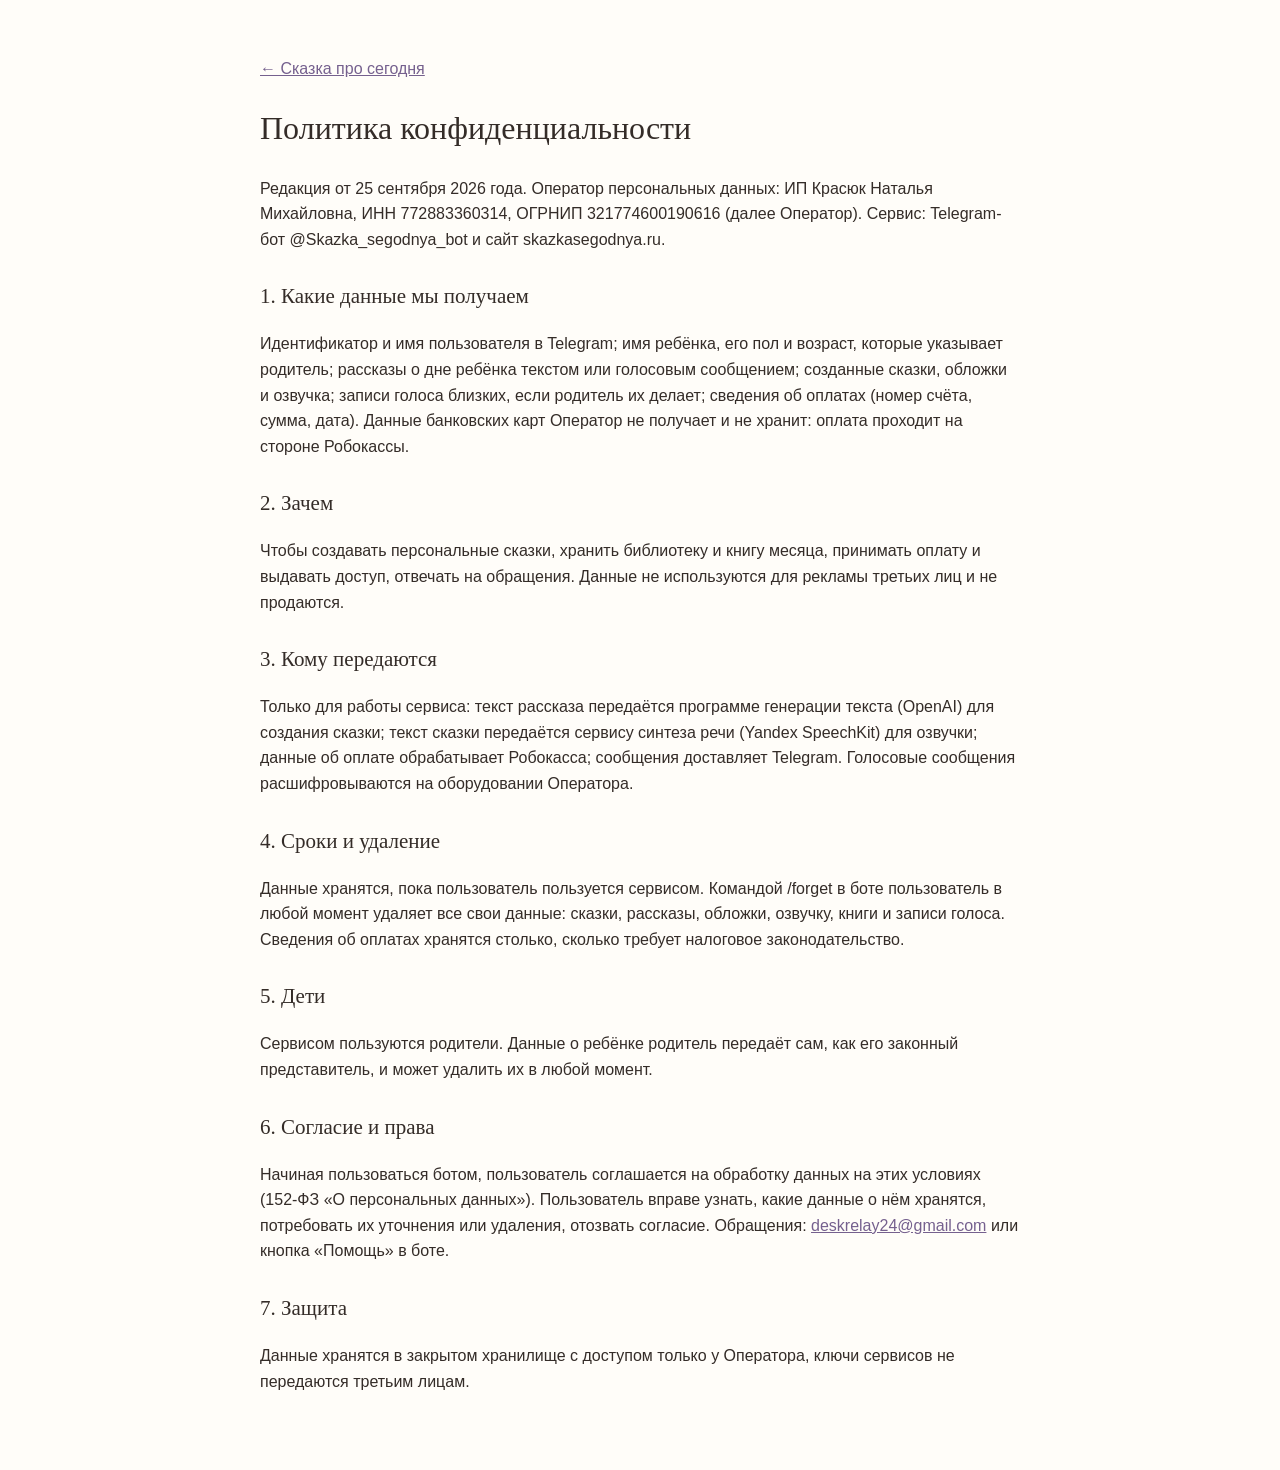
<file: privacy.html>
<!doctype html>
<html lang="ru"><head><meta charset="utf-8"><meta name="viewport" content="width=device-width, initial-scale=1">
<title>Политика конфиденциальности · Сказка про сегодня</title><meta name="description" content="Как «Сказка про сегодня» хранит и защищает рассказы, сказки и записи голоса вашей семьи."><link rel="canonical" href="https://skazkasegodnya.ru/privacy.html"><link rel="icon" type="image/png" sizes="32x32" href="favicon-32.png"><link rel="apple-touch-icon" href="apple-touch-icon.png">
<style>body{margin:0;background:#fffdf9;color:#342c28;font:16px/1.6 -apple-system,BlinkMacSystemFont,'Segoe UI',sans-serif}
.wrap{max-width:760px;margin:0 auto;padding:40px 20px 60px}h1,h2{font-family:Georgia,serif;font-weight:normal}h1{font-size:32px}h2{font-size:21px;margin-top:28px}a{color:#75608e}</style><!-- Top.Mail.Ru counter (VK Реклама, пиксель 3801021) -->
<script type="text/javascript">
var _tmr = window._tmr || (window._tmr = []);
_tmr.push({id: "3801021", type: "pageView", start: (new Date()).getTime()});
(function (d, w, id) {
if (d.getElementById(id)) return;
var ts = d.createElement("script"); ts.type = "text/javascript"; ts.async = true; ts.id = id;
ts.src = "https://top-fwz1.mail.ru/js/code.js";
var f = function () {var s = d.getElementsByTagName("script")[0]; s.parentNode.insertBefore(ts, s);};
if (w.opera == "[object Opera]") { d.addEventListener("DOMContentLoaded", f, false); } else { f(); }
})(document, window, "tmr-code");
document.addEventListener("click", function (e) {
var a = e.target.closest && e.target.closest("a[href*='t.me/']");
if (a) { _tmr.push({type: "reachGoal", id: 3801021, goal: "bot_click"}); }
}, true);
</script>
<!-- /Top.Mail.Ru counter -->
</head>
<body>
<noscript><div><img src="https://top-fwz1.mail.ru/counter?id=3801021;js=na" style="position:absolute;left:-9999px;" alt="Top.Mail.Ru" /></div></noscript>
<div class="wrap">
<p><a href="index.html">← Сказка про сегодня</a></p>
<h1>Политика конфиденциальности</h1>
<p>Редакция от 25 сентября 2026 года. Оператор персональных данных: ИП Красюк Наталья Михайловна, ИНН 772883360314, ОГРНИП 321774600190616 (далее Оператор). Сервис: Telegram-бот @Skazka_segodnya_bot и сайт skazkasegodnya.ru.</p>
<h2>1. Какие данные мы получаем</h2>
<p>Идентификатор и имя пользователя в Telegram; имя ребёнка, его пол и возраст, которые указывает родитель; рассказы о дне ребёнка текстом или голосовым сообщением; созданные сказки, обложки и озвучка; записи голоса близких, если родитель их делает; сведения об оплатах (номер счёта, сумма, дата). Данные банковских карт Оператор не получает и не хранит: оплата проходит на стороне Робокассы.</p>
<h2>2. Зачем</h2>
<p>Чтобы создавать персональные сказки, хранить библиотеку и книгу месяца, принимать оплату и выдавать доступ, отвечать на обращения. Данные не используются для рекламы третьих лиц и не продаются.</p>
<h2>3. Кому передаются</h2>
<p>Только для работы сервиса: текст рассказа передаётся программе генерации текста (OpenAI) для создания сказки; текст сказки передаётся сервису синтеза речи (Yandex SpeechKit) для озвучки; данные об оплате обрабатывает Робокасса; сообщения доставляет Telegram. Голосовые сообщения расшифровываются на оборудовании Оператора.</p>
<h2>4. Сроки и удаление</h2>
<p>Данные хранятся, пока пользователь пользуется сервисом. Командой /forget в боте пользователь в любой момент удаляет все свои данные: сказки, рассказы, обложки, озвучку, книги и записи голоса. Сведения об оплатах хранятся столько, сколько требует налоговое законодательство.</p>
<h2>5. Дети</h2>
<p>Сервисом пользуются родители. Данные о ребёнке родитель передаёт сам, как его законный представитель, и может удалить их в любой момент.</p>
<h2>6. Согласие и права</h2>
<p>Начиная пользоваться ботом, пользователь соглашается на обработку данных на этих условиях (152-ФЗ «О персональных данных»). Пользователь вправе узнать, какие данные о нём хранятся, потребовать их уточнения или удаления, отозвать согласие. Обращения: <a href="mailto:deskrelay24@gmail.com">deskrelay24@gmail.com</a> или кнопка «Помощь» в боте.</p>
<h2>7. Защита</h2>
<p>Данные хранятся в закрытом хранилище с доступом только у Оператора, ключи сервисов не передаются третьим лицам.</p>
</div></body></html>
</file>
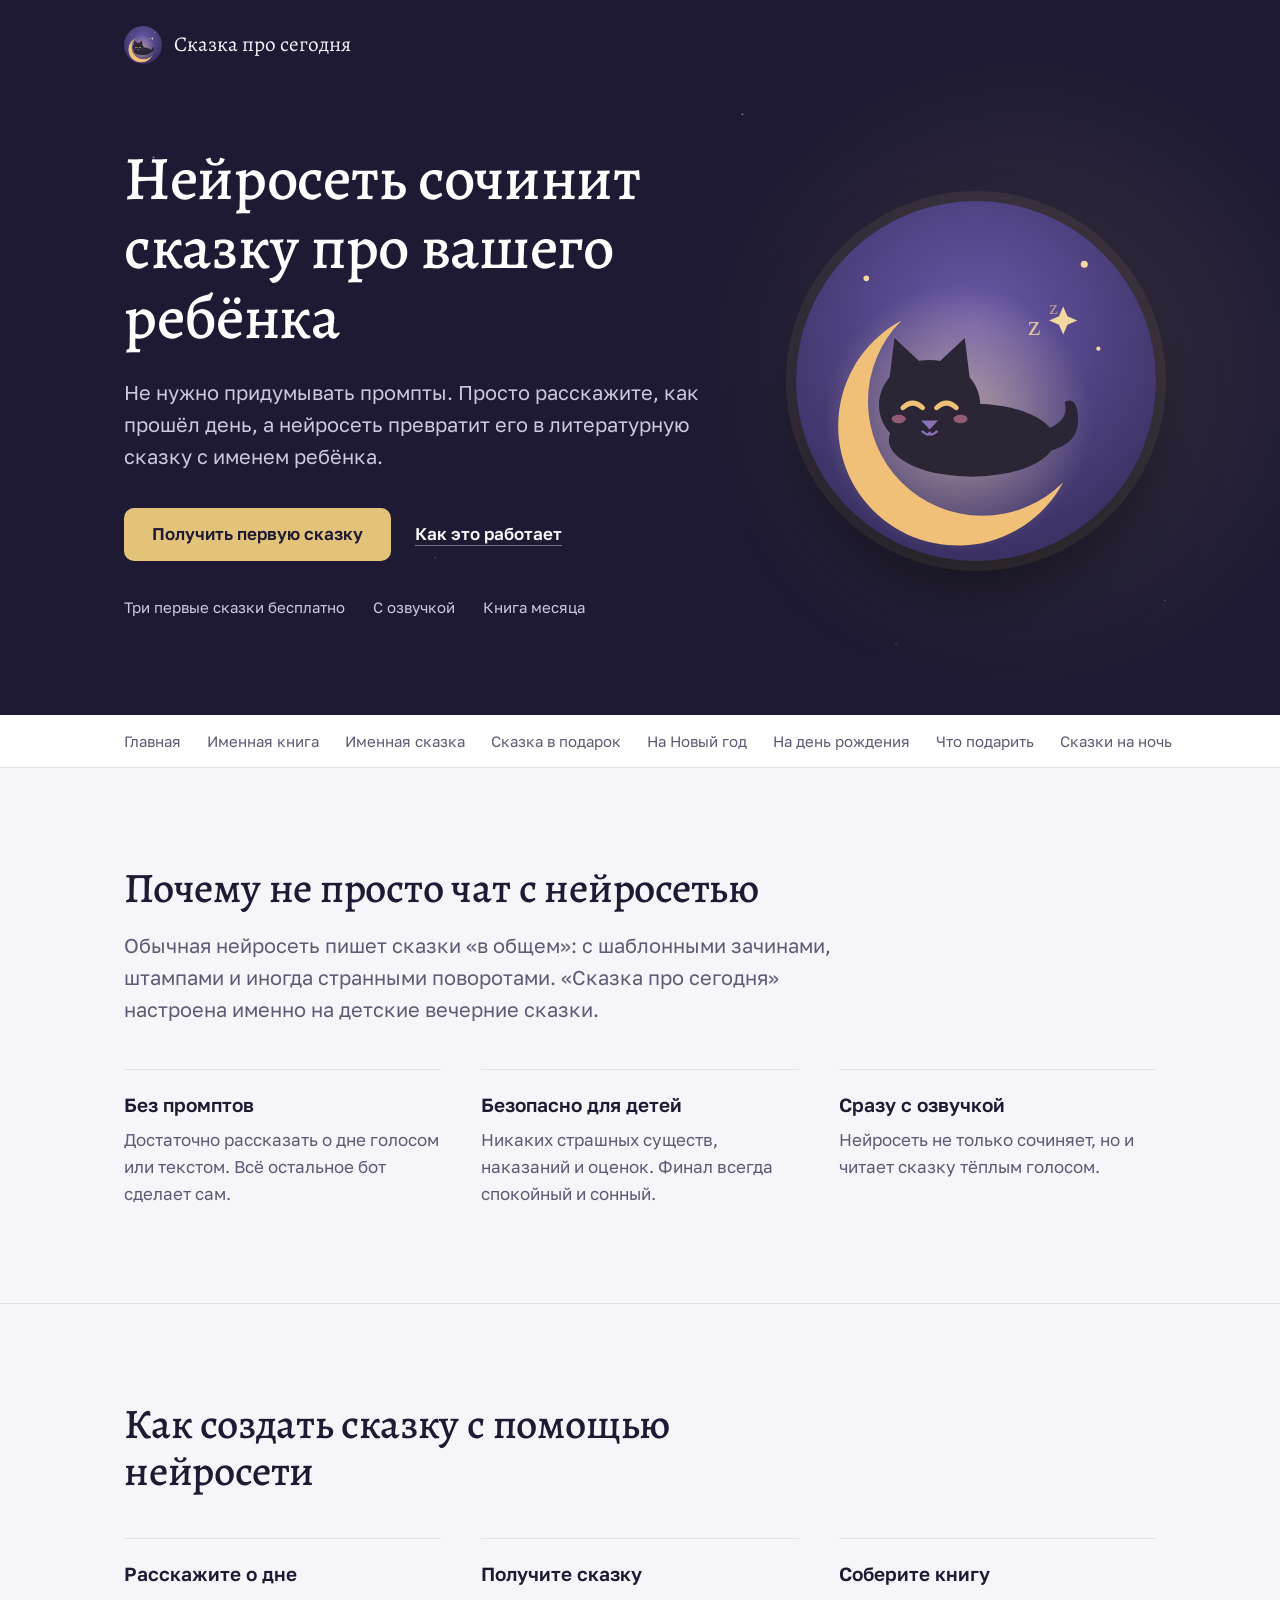
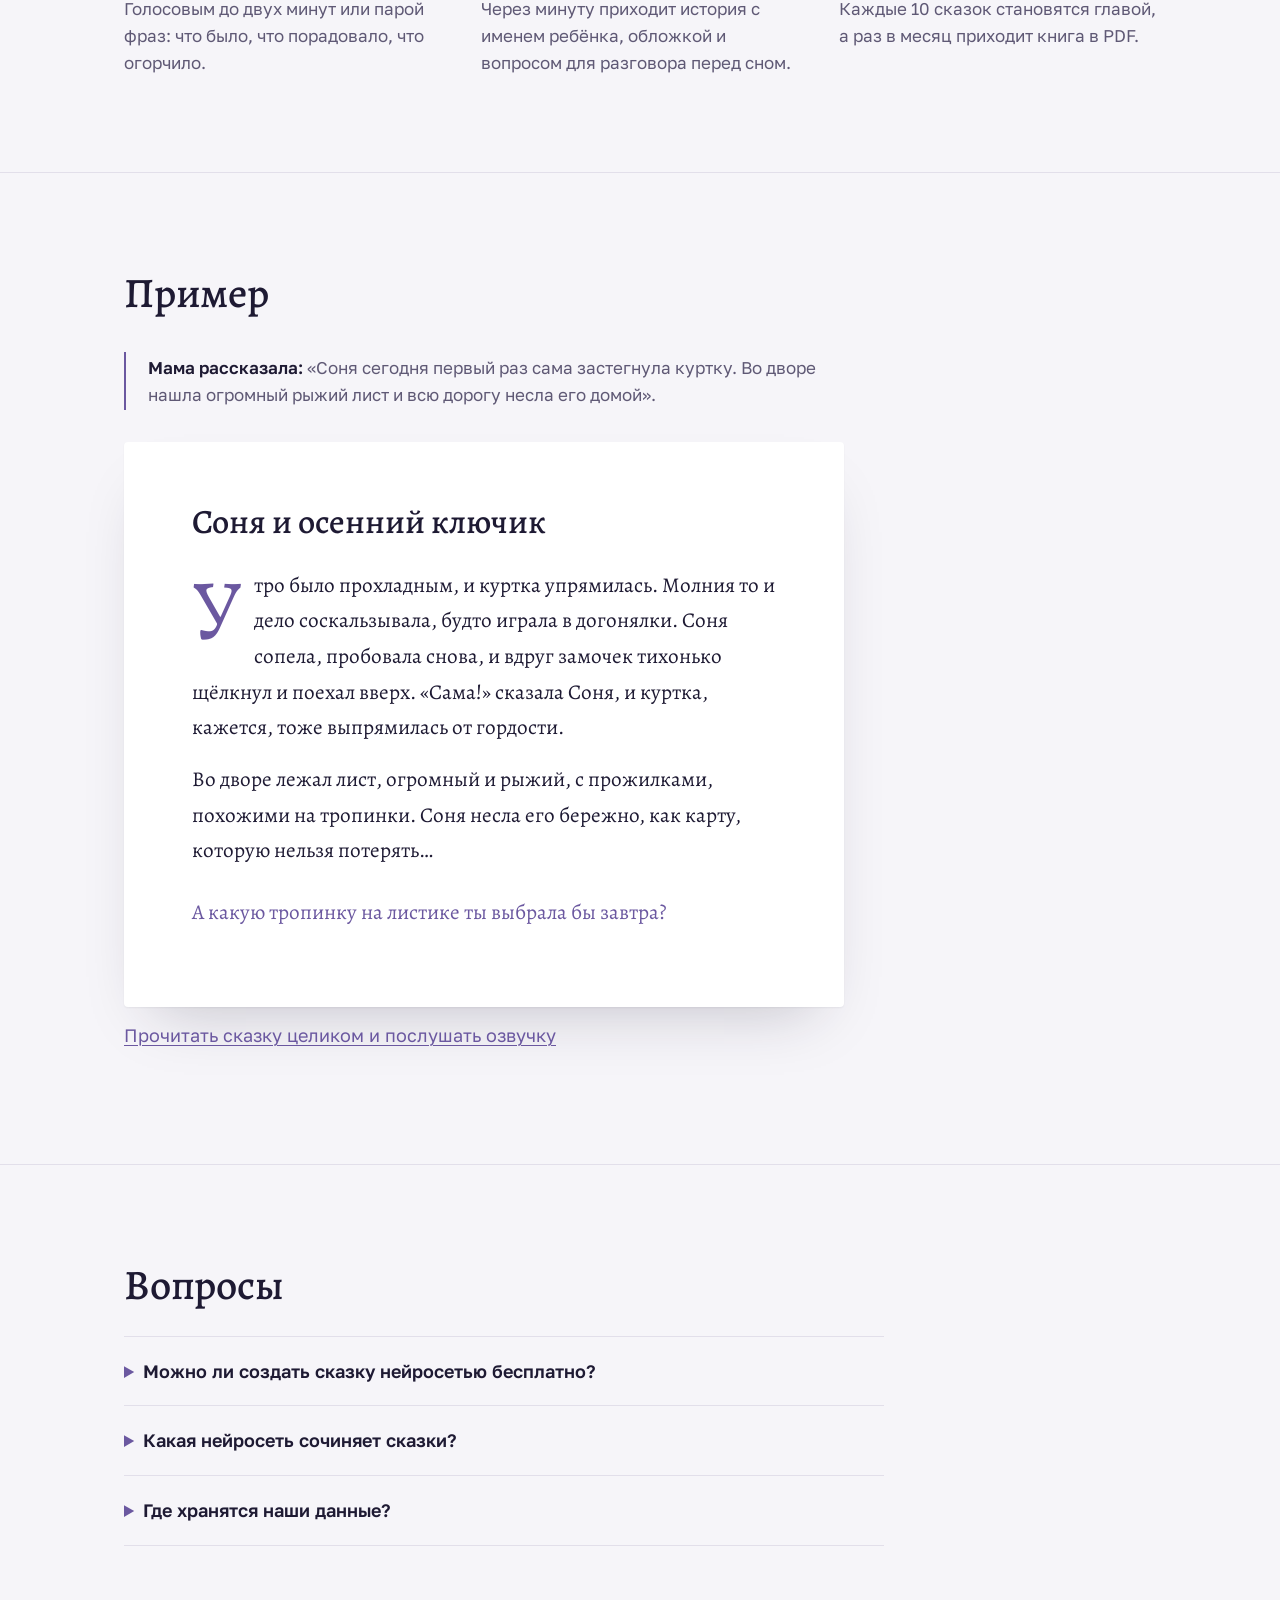
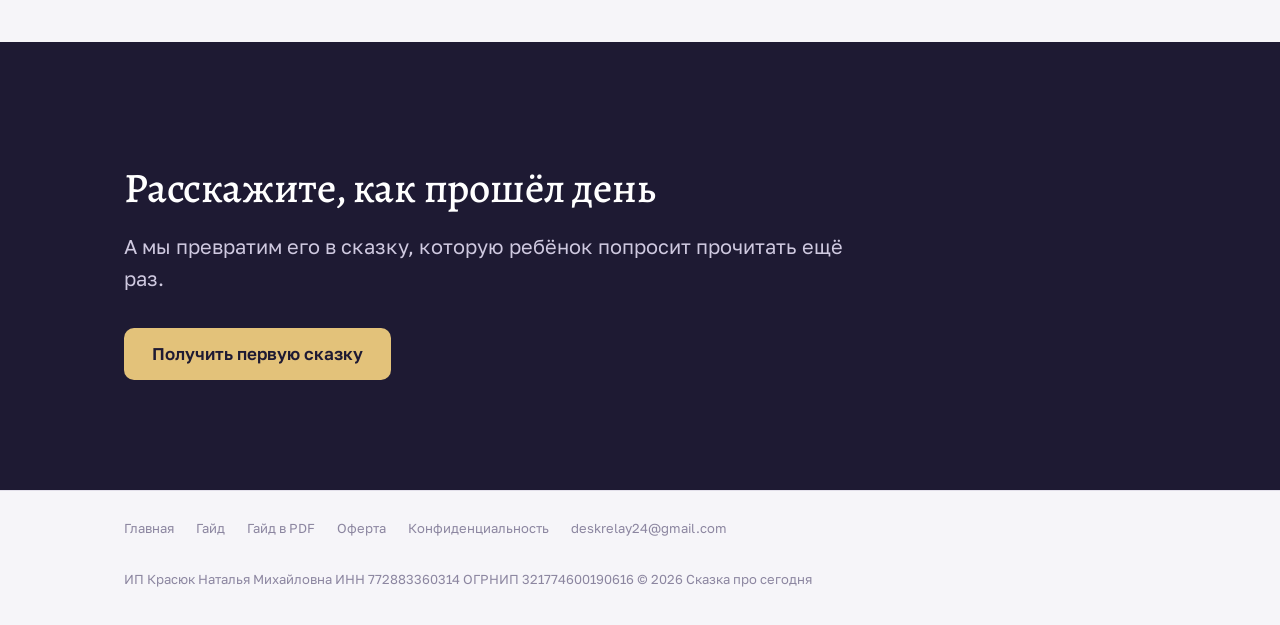
<file: skazka-neiroset.html>
<!doctype html>
<html lang="ru">
<head>
<meta charset="utf-8">
<meta name="viewport" content="width=device-width, initial-scale=1">
<title>Сказка нейросетью для ребёнка: создать персональную сказку онлайн</title>
<meta name="description" content="Создать сказку с помощью нейросети про своего ребёнка: расскажите о его дне, и нейросеть сочинит тёплую сказку с его именем. Озвучка, три сказки бесплатно.">
<link rel="canonical" href="https://skazkasegodnya.ru/skazka-neiroset.html">
<link rel="icon" type="image/png" sizes="32x32" href="favicon-32.png"><link rel="apple-touch-icon" href="apple-touch-icon.png">
<meta property="og:type" content="website"><meta property="og:locale" content="ru_RU"><meta property="og:site_name" content="Сказка про сегодня"><meta property="og:title" content="Сказка нейросетью для ребёнка: создать персональную сказку онлайн"><meta property="og:description" content="Создать сказку с помощью нейросети про своего ребёнка: расскажите о его дне, и нейросеть сочинит тёплую сказку с его именем. Озвучка, три сказки бесплатно."><meta property="og:url" content="https://skazkasegodnya.ru/skazka-neiroset.html"><meta property="og:image" content="https://skazkasegodnya.ru/og.png">
<script type="application/ld+json">{"@context": "https://schema.org", "@type": "Organization", "name": "Сказка про сегодня", "url": "https://skazkasegodnya.ru/", "logo": "https://skazkasegodnya.ru/icon-128.png", "email": "deskrelay24@gmail.com", "sameAs": ["https://t.me/Skazka_segodnya_bot"]}</script><script type="application/ld+json">{"@context": "https://schema.org", "@type": "Product", "name": "Сказка про сегодня: персональная сказка для ребёнка", "description": "Персональная вечерняя сказка, где главный герой ваш ребёнок: с его именем, друзьями и событиями дня. Озвучка и книга месяца.", "brand": {"@type": "Brand", "name": "Сказка про сегодня"}, "image": "https://skazkasegodnya.ru/og.png", "offers": {"@type": "Offer", "price": "690", "priceCurrency": "RUB", "availability": "https://schema.org/InStock", "url": "https://skazkasegodnya.ru/#prices"}}</script><script type="application/ld+json">{"@context": "https://schema.org", "@type": "BreadcrumbList", "itemListElement": [{"@type": "ListItem", "position": 1, "name": "Главная", "item": "https://skazkasegodnya.ru/"}, {"@type": "ListItem", "position": 2, "name": "Сказка с помощью нейросети", "item": "https://skazkasegodnya.ru/skazka-neiroset.html"}]}</script><script type="application/ld+json">{"@context": "https://schema.org", "@type": "FAQPage", "mainEntity": [{"@type": "Question", "name": "Можно ли создать сказку нейросетью бесплатно?", "acceptedAnswer": {"@type": "Answer", "text": "Да, три первые сказки бесплатно и с озвучкой."}}, {"@type": "Question", "name": "Какая нейросеть сочиняет сказки?", "acceptedAnswer": {"@type": "Answer", "text": "Современная языковая модель, настроенная на тёплый литературный язык детских сказок и проверенная на безопасность для детей."}}, {"@type": "Question", "name": "Где хранятся наши данные?", "acceptedAnswer": {"@type": "Answer", "text": "Только в боте, чтобы сочинять сказки и собирать книгу. Команда /forget стирает всё."}}]}</script>
<link rel="preconnect" href="https://fonts.googleapis.com"><link rel="preconnect" href="https://fonts.gstatic.com" crossorigin><link href="https://fonts.googleapis.com/css2?family=Alegreya:wght@400;500;700&family=Golos+Text:wght@400;500;600&display=swap" rel="stylesheet"><link rel="stylesheet" href="style.css?v=3">
<!-- Top.Mail.Ru counter (VK Реклама, пиксель 3801021) -->
<script type="text/javascript">
var _tmr = window._tmr || (window._tmr = []);
_tmr.push({id: "3801021", type: "pageView", start: (new Date()).getTime()});
(function (d, w, id) {
if (d.getElementById(id)) return;
var ts = d.createElement("script"); ts.type = "text/javascript"; ts.async = true; ts.id = id;
ts.src = "https://top-fwz1.mail.ru/js/code.js";
var f = function () {var s = d.getElementsByTagName("script")[0]; s.parentNode.insertBefore(ts, s);};
if (w.opera == "[object Opera]") { d.addEventListener("DOMContentLoaded", f, false); } else { f(); }
})(document, window, "tmr-code");
document.addEventListener("click", function (e) {
var a = e.target.closest && e.target.closest("a[href*='t.me/']");
if (a) { _tmr.push({type: "reachGoal", id: 3801021, goal: "bot_click"}); }
}, true);
</script>
<!-- /Top.Mail.Ru counter -->
</head>
<body>
<noscript><div><img src="https://top-fwz1.mail.ru/counter?id=3801021;js=na" style="position:absolute;left:-9999px;" alt="Top.Mail.Ru" /></div></noscript>

<header><div class="wrap"><a class="brand" href="index.html"><img src="icon-128.png" alt="" width="38" height="38">Сказка про сегодня</a><div class="hero"><div class="hero-text"><h1>Нейросеть сочинит сказку про вашего ребёнка</h1><p>Не нужно придумывать промпты. Просто расскажите, как прошёл день, а нейросеть превратит его в литературную сказку с именем ребёнка.</p><a class="btn" href="https://t.me/Skazka_segodnya_bot?start=p_seo_neiro">Получить первую сказку</a><a class="btn ghost" href="guide.html">Как это работает</a><div class="trust"><span>Три первые сказки бесплатно</span><span>С озвучкой</span><span>Книга месяца</span></div></div><img class="moon" src="logo.svg" width="360" height="360" alt="Пантера спит на полумесяце, знак «Сказки про сегодня»"></div></div></header>
<nav class="toc"><div class="wrap"><a href="index.html">Главная</a><a href="imennaya-kniga.html">Именная книга</a><a href="imennaya-skazka.html">Именная сказка</a><a href="skazka-v-podarok.html">Сказка в подарок</a><a href="podarok-rebenku-na-novyj-god.html">На Новый год</a><a href="podarok-rebenku-na-den-rozhdeniya.html">На день рождения</a><a href="chto-podarit-rebenku.html">Что подарить</a><a href="skazki-na-noch-pro-rebenka.html">Сказки на ночь</a><a href="skazka-neiroset.html">Нейросетью</a><a href="guide.html">Гайд</a></div></nav><section><div class="wrap"><h2>Почему не просто чат с нейросетью</h2><p class="lead">Обычная нейросеть пишет сказки «в общем»: с шаблонными зачинами, штампами и иногда странными поворотами. «Сказка про сегодня» настроена именно на детские вечерние сказки.</p><div class="grid3"><div class="card"><h3>Без промптов</h3><p>Достаточно рассказать о дне голосом или текстом. Всё остальное бот сделает сам.</p></div><div class="card"><h3>Безопасно для детей</h3><p>Никаких страшных существ, наказаний и оценок. Финал всегда спокойный и сонный.</p></div><div class="card"><h3>Сразу с озвучкой</h3><p>Нейросеть не только сочиняет, но и читает сказку тёплым голосом.</p></div></div></div></section>
<section><div class="wrap"><h2>Как создать сказку с помощью нейросети</h2><div class="grid3"><div class="card"><h3>Расскажите о дне</h3><p>Голосовым до двух минут или парой фраз: что было, что порадовало, что огорчило.</p></div><div class="card"><h3>Получите сказку</h3><p>Через минуту приходит история с именем ребёнка, обложкой и вопросом для разговора перед сном.</p></div><div class="card"><h3>Соберите книгу</h3><p>Каждые 10 сказок становятся главой, а раз в месяц приходит книга в PDF.</p></div></div></div></section>
<section><div class="wrap"><h2>Пример</h2><div class="from"><b>Мама рассказала:</b> «Соня сегодня первый раз сама застегнула куртку. Во дворе нашла огромный рыжий лист и всю дорогу несла его домой».</div><div class="story"><h3>Соня и осенний ключик</h3><p>Утро было прохладным, и куртка упрямилась. Молния то и дело соскальзывала, будто играла в догонялки. Соня сопела, пробовала снова, и вдруг замочек тихонько щёлкнул и поехал вверх. «Сама!» сказала Соня, и куртка, кажется, тоже выпрямилась от гордости.</p><p>Во дворе лежал лист, огромный и рыжий, с прожилками, похожими на тропинки. Соня несла его бережно, как карту, которую нельзя потерять…</p><p class="ask">А какую тропинку на листике ты выбрала бы завтра?</p></div><p style="margin-top:14px"><a href="index.html#example">Прочитать сказку целиком и послушать озвучку</a></p></div></section>
<section id="faq"><div class="wrap"><h2>Вопросы</h2><details><summary>Можно ли создать сказку нейросетью бесплатно?</summary><p>Да, три первые сказки бесплатно и с озвучкой.</p></details><details><summary>Какая нейросеть сочиняет сказки?</summary><p>Современная языковая модель, настроенная на тёплый литературный язык детских сказок и проверенная на безопасность для детей.</p></details><details><summary>Где хранятся наши данные?</summary><p>Только в боте, чтобы сочинять сказки и собирать книгу. Команда /forget стирает всё.</p></details></div></section>
<section class="final"><div class="wrap"><h2 style="margin-top:12px">Расскажите, как прошёл день</h2><p class="lead" style="margin:0 auto 26px">А мы превратим его в сказку, которую ребёнок попросит прочитать ещё раз.</p><a class="btn" href="https://t.me/Skazka_segodnya_bot?start=p_seo_neiro">Получить первую сказку</a></div></section>
<footer class="mini"><div class="wrap"><a href="index.html">Главная</a> <a href="guide.html">Гайд</a> <a href="guide.pdf">Гайд в PDF</a> <a href="index.html#offer">Оферта</a> <a href="privacy.html">Конфиденциальность</a> <a href="mailto:deskrelay24@gmail.com">deskrelay24@gmail.com</a><br>ИП Красюк Наталья Михайловна ИНН 772883360314 ОГРНИП 321774600190616 © 2026 Сказка про сегодня</div></footer>
<script>(function(){var q=new URLSearchParams(location.search);var u=q.get("utm_source")||"",p=/vk/i.test(u)?"p_vk_":/yandex|direct/i.test(u)?"p_yd_":"";if(!p)return;document.querySelectorAll('a[href*="t.me/Skazka_segodnya_bot?start=p_"]').forEach(function(a){a.href=a.href.replace(/start=p_(seo_)?/,"start="+p)})})();</script>
</body>
</html>
</file>
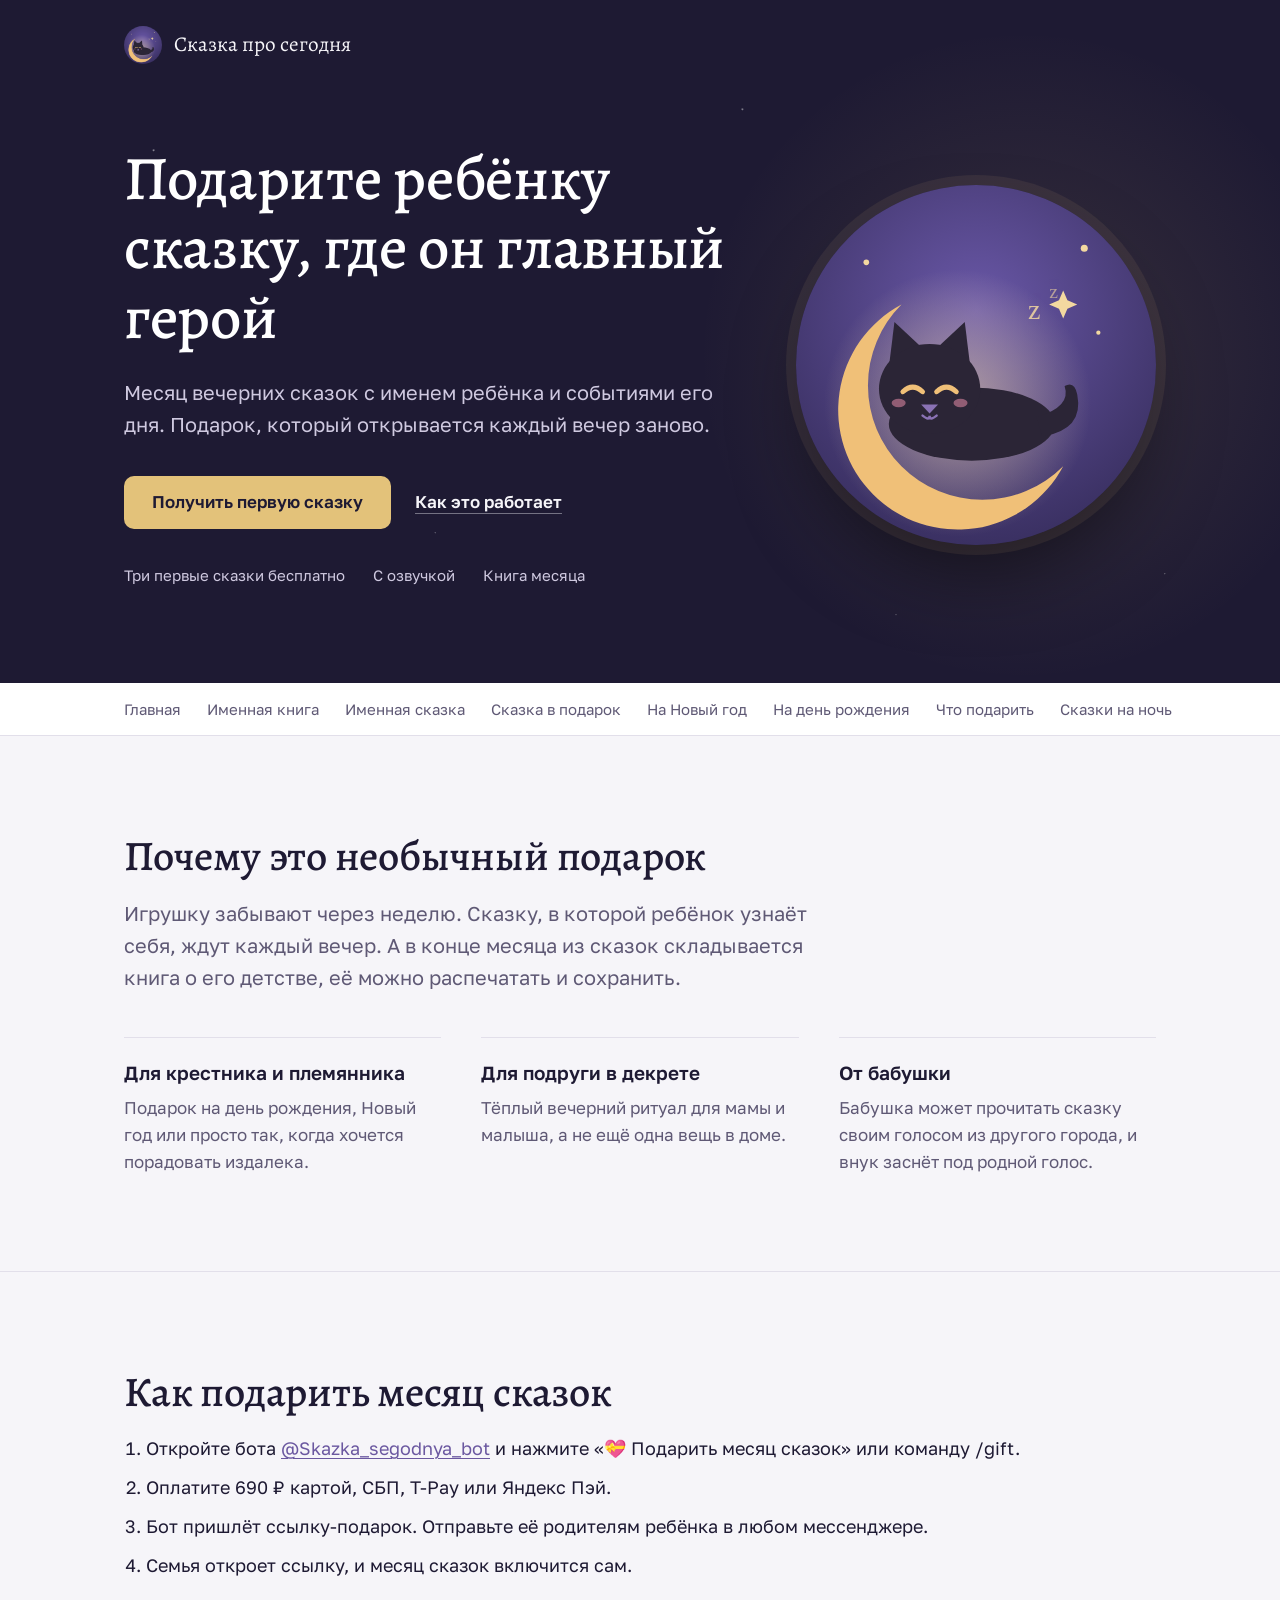
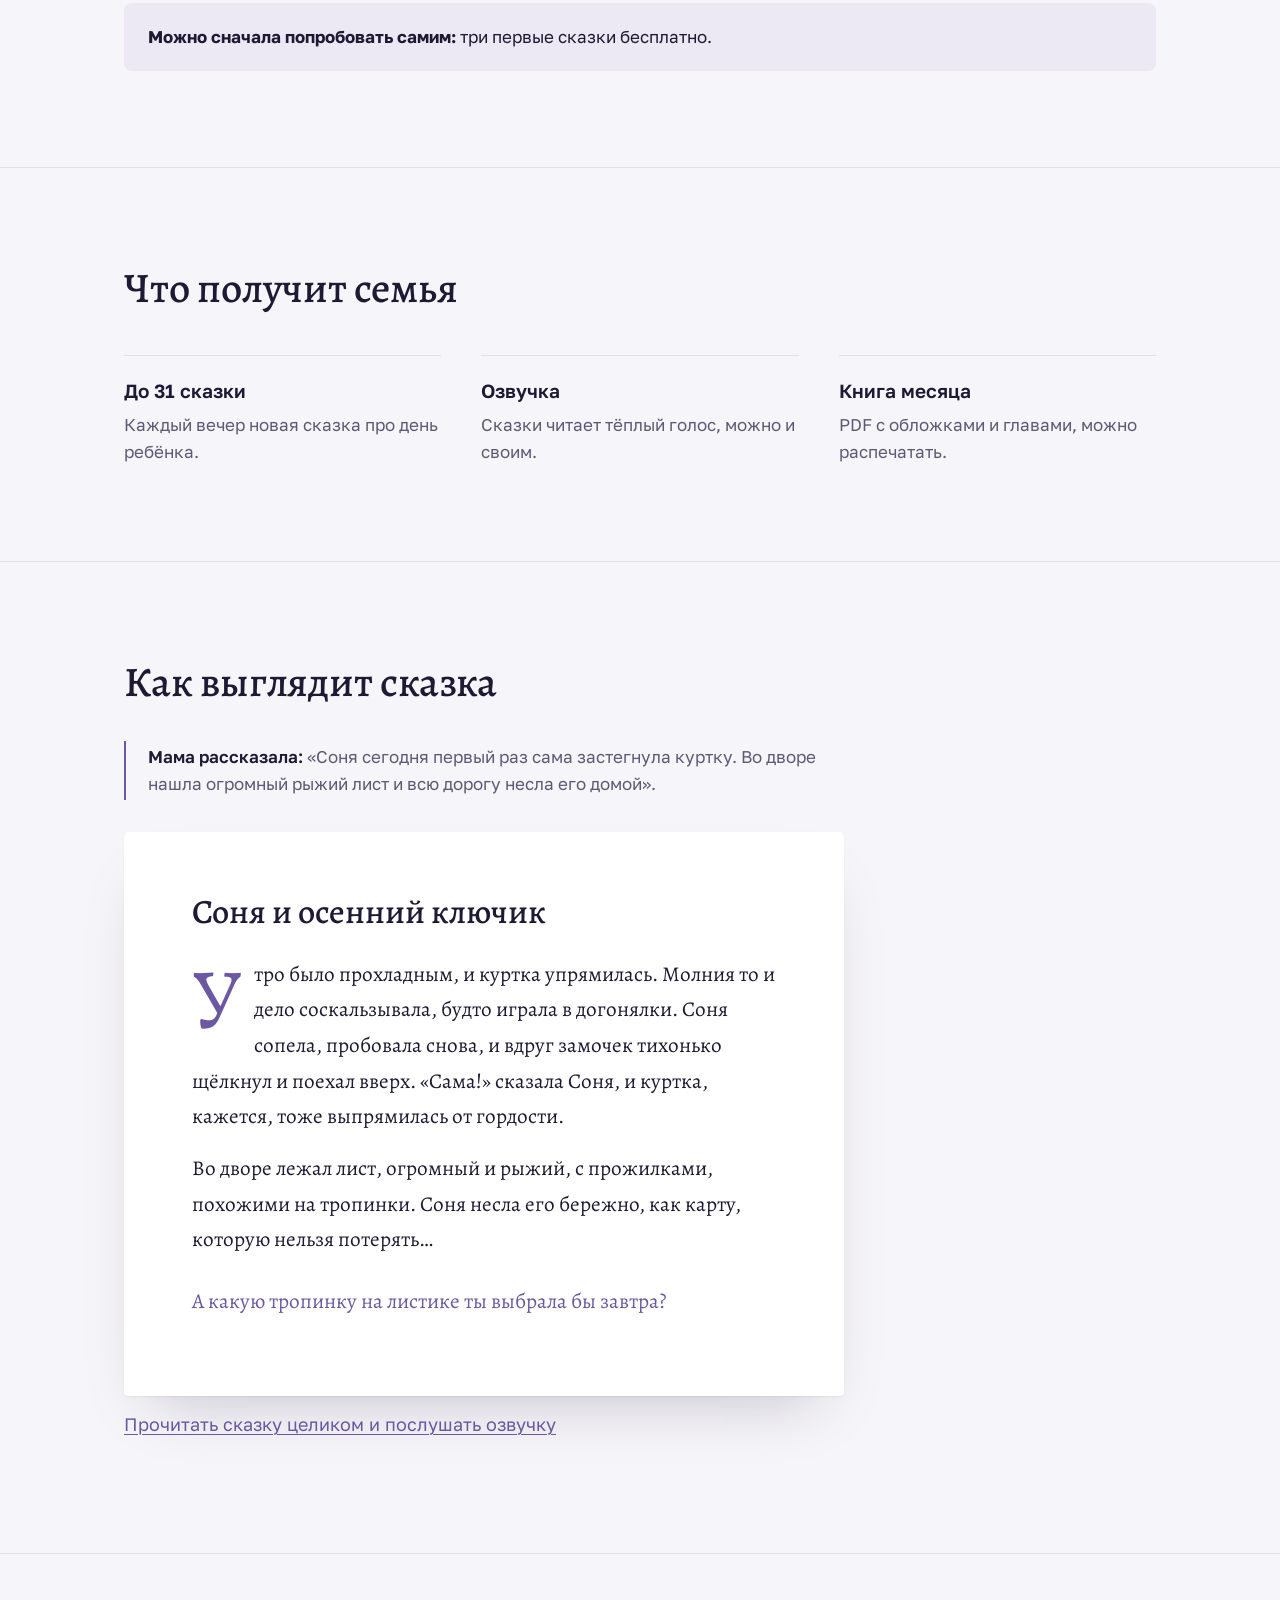
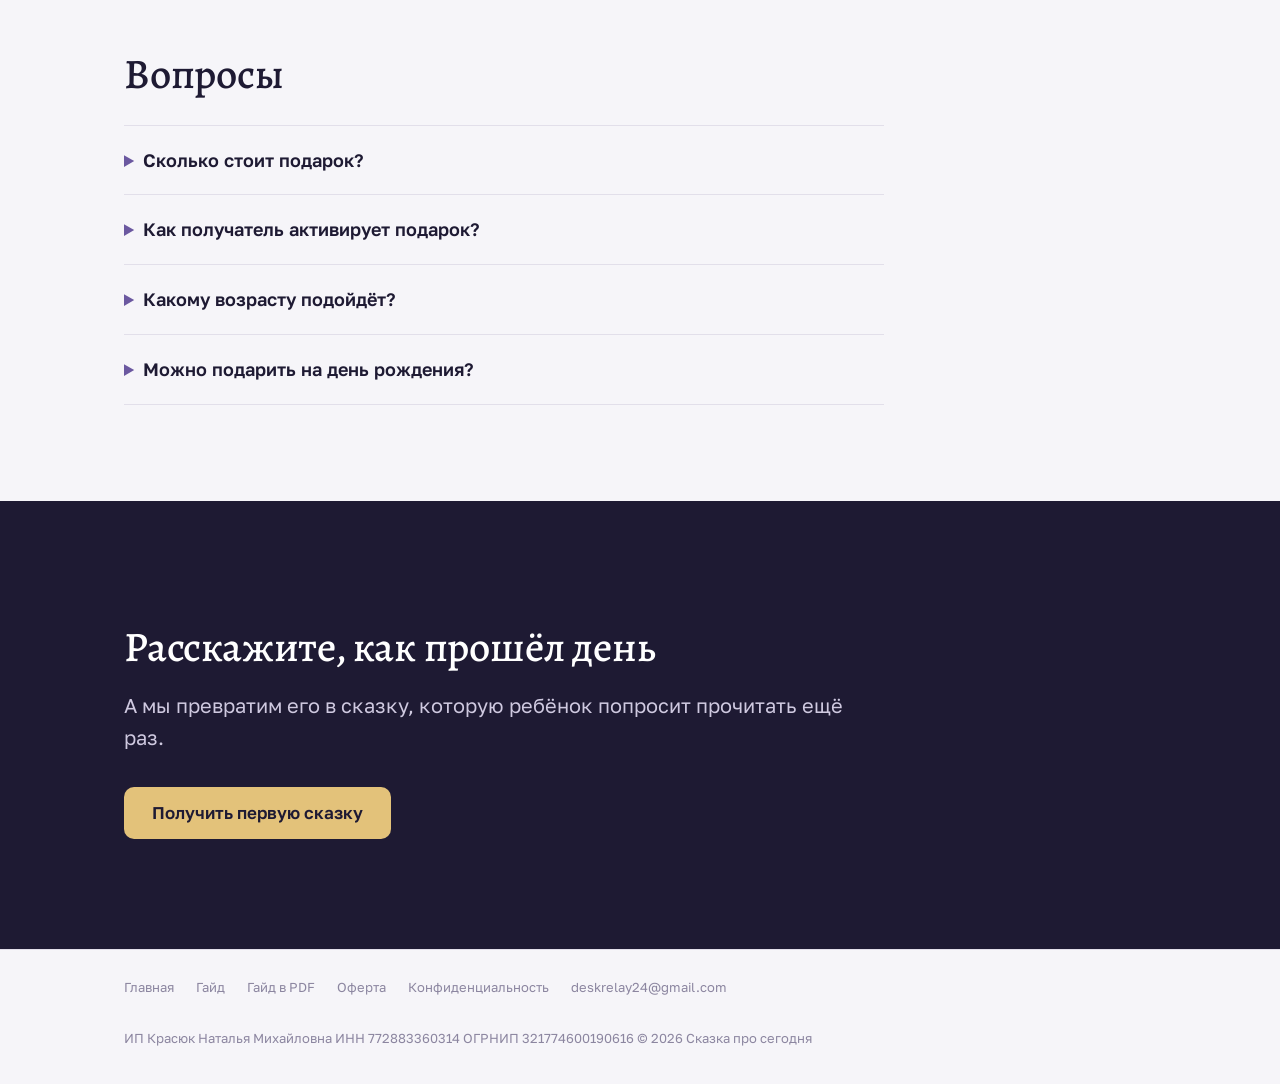
<file: skazka-v-podarok.html>
<!doctype html>
<html lang="ru">
<head>
<meta charset="utf-8">
<meta name="viewport" content="width=device-width, initial-scale=1">
<title>Сказка в подарок ребёнку: необычный подарок, где он главный герой</title>
<meta name="description" content="Необычный подарок ребёнку: месяц персональных сказок, где он главный герой. Каждый вечер сказка с его именем, озвучка и книга месяца. Подарок за 690 ₽.">
<link rel="canonical" href="https://skazkasegodnya.ru/skazka-v-podarok.html">
<link rel="icon" type="image/png" sizes="32x32" href="favicon-32.png"><link rel="apple-touch-icon" href="apple-touch-icon.png">
<meta property="og:type" content="website"><meta property="og:locale" content="ru_RU"><meta property="og:site_name" content="Сказка про сегодня"><meta property="og:title" content="Сказка в подарок ребёнку: необычный подарок, где он главный герой"><meta property="og:description" content="Необычный подарок ребёнку: месяц персональных сказок, где он главный герой. Каждый вечер сказка с его именем, озвучка и книга месяца. Подарок за 690 ₽."><meta property="og:url" content="https://skazkasegodnya.ru/skazka-v-podarok.html"><meta property="og:image" content="https://skazkasegodnya.ru/og.png">
<script type="application/ld+json">{"@context": "https://schema.org", "@type": "Organization", "name": "Сказка про сегодня", "url": "https://skazkasegodnya.ru/", "logo": "https://skazkasegodnya.ru/icon-128.png", "email": "deskrelay24@gmail.com", "sameAs": ["https://t.me/Skazka_segodnya_bot"]}</script><script type="application/ld+json">{"@context": "https://schema.org", "@type": "Product", "name": "Сказка про сегодня: персональная сказка для ребёнка", "description": "Персональная вечерняя сказка, где главный герой ваш ребёнок: с его именем, друзьями и событиями дня. Озвучка и книга месяца.", "brand": {"@type": "Brand", "name": "Сказка про сегодня"}, "image": "https://skazkasegodnya.ru/og.png", "offers": {"@type": "Offer", "price": "690", "priceCurrency": "RUB", "availability": "https://schema.org/InStock", "url": "https://skazkasegodnya.ru/#prices"}}</script><script type="application/ld+json">{"@context": "https://schema.org", "@type": "BreadcrumbList", "itemListElement": [{"@type": "ListItem", "position": 1, "name": "Главная", "item": "https://skazkasegodnya.ru/"}, {"@type": "ListItem", "position": 2, "name": "Необычный подарок ребёнку", "item": "https://skazkasegodnya.ru/skazka-v-podarok.html"}]}</script><script type="application/ld+json">{"@context": "https://schema.org", "@type": "FAQPage", "mainEntity": [{"@type": "Question", "name": "Сколько стоит подарок?", "acceptedAnswer": {"@type": "Answer", "text": "Месяц сказок в подарок стоит 690 ₽. Это 31 день и до 31 сказки с озвучкой и книгой месяца."}}, {"@type": "Question", "name": "Как получатель активирует подарок?", "acceptedAnswer": {"@type": "Answer", "text": "Открывает ссылку-подарок в Telegram, и месяц сказок включается сам. Ничего платить не нужно."}}, {"@type": "Question", "name": "Какому возрасту подойдёт?", "acceptedAnswer": {"@type": "Answer", "text": "Детям от 3 до 9 лет. Сказки мягкие, без страшного и без поучений."}}, {"@type": "Question", "name": "Можно подарить на день рождения?", "acceptedAnswer": {"@type": "Answer", "text": "Да, это популярный необычный подарок ребёнку на день рождения и Новый год."}}]}</script>
<link rel="preconnect" href="https://fonts.googleapis.com"><link rel="preconnect" href="https://fonts.gstatic.com" crossorigin><link href="https://fonts.googleapis.com/css2?family=Alegreya:wght@400;500;700&family=Golos+Text:wght@400;500;600&display=swap" rel="stylesheet"><link rel="stylesheet" href="style.css?v=3">
<!-- Top.Mail.Ru counter (VK Реклама, пиксель 3801021) -->
<script type="text/javascript">
var _tmr = window._tmr || (window._tmr = []);
_tmr.push({id: "3801021", type: "pageView", start: (new Date()).getTime()});
(function (d, w, id) {
if (d.getElementById(id)) return;
var ts = d.createElement("script"); ts.type = "text/javascript"; ts.async = true; ts.id = id;
ts.src = "https://top-fwz1.mail.ru/js/code.js";
var f = function () {var s = d.getElementsByTagName("script")[0]; s.parentNode.insertBefore(ts, s);};
if (w.opera == "[object Opera]") { d.addEventListener("DOMContentLoaded", f, false); } else { f(); }
})(document, window, "tmr-code");
document.addEventListener("click", function (e) {
var a = e.target.closest && e.target.closest("a[href*='t.me/']");
if (a) { _tmr.push({type: "reachGoal", id: 3801021, goal: "bot_click"}); }
}, true);
</script>
<!-- /Top.Mail.Ru counter -->
</head>
<body>
<noscript><div><img src="https://top-fwz1.mail.ru/counter?id=3801021;js=na" style="position:absolute;left:-9999px;" alt="Top.Mail.Ru" /></div></noscript>

<header><div class="wrap"><a class="brand" href="index.html"><img src="icon-128.png" alt="" width="38" height="38">Сказка про сегодня</a><div class="hero"><div class="hero-text"><h1>Подарите ребёнку сказку, где он главный герой</h1><p>Месяц вечерних сказок с именем ребёнка и событиями его дня. Подарок, который открывается каждый вечер заново.</p><a class="btn" href="https://t.me/Skazka_segodnya_bot?start=p_seo_podarok">Получить первую сказку</a><a class="btn ghost" href="guide.html">Как это работает</a><div class="trust"><span>Три первые сказки бесплатно</span><span>С озвучкой</span><span>Книга месяца</span></div></div><img class="moon" src="logo.svg" width="360" height="360" alt="Пантера спит на полумесяце, знак «Сказки про сегодня»"></div></div></header>
<nav class="toc"><div class="wrap"><a href="index.html">Главная</a><a href="imennaya-kniga.html">Именная книга</a><a href="imennaya-skazka.html">Именная сказка</a><a href="skazka-v-podarok.html">Сказка в подарок</a><a href="podarok-rebenku-na-novyj-god.html">На Новый год</a><a href="podarok-rebenku-na-den-rozhdeniya.html">На день рождения</a><a href="chto-podarit-rebenku.html">Что подарить</a><a href="skazki-na-noch-pro-rebenka.html">Сказки на ночь</a><a href="skazka-neiroset.html">Нейросетью</a><a href="guide.html">Гайд</a></div></nav><section><div class="wrap"><h2>Почему это необычный подарок</h2><p class="lead">Игрушку забывают через неделю. Сказку, в которой ребёнок узнаёт себя, ждут каждый вечер. А в конце месяца из сказок складывается книга о его детстве, её можно распечатать и сохранить.</p><div class="grid3"><div class="card"><h3>Для крестника и племянника</h3><p>Подарок на день рождения, Новый год или просто так, когда хочется порадовать издалека.</p></div><div class="card"><h3>Для подруги в декрете</h3><p>Тёплый вечерний ритуал для мамы и малыша, а не ещё одна вещь в доме.</p></div><div class="card"><h3>От бабушки</h3><p>Бабушка может прочитать сказку своим голосом из другого города, и внук заснёт под родной голос.</p></div></div></div></section>
<section><div class="wrap"><h2>Как подарить месяц сказок</h2><ol class="steps"><li>Откройте бота <a href="https://t.me/Skazka_segodnya_bot?start=p_seo_podarok">@Skazka_segodnya_bot</a> и нажмите «💝 Подарить месяц сказок» или команду /gift.</li><li>Оплатите 690 ₽ картой, СБП, T-Pay или Яндекс Пэй.</li><li>Бот пришлёт ссылку-подарок. Отправьте её родителям ребёнка в любом мессенджере.</li><li>Семья откроет ссылку, и месяц сказок включится сам.</li></ol><div class="tip"><b>Можно сначала попробовать самим:</b> три первые сказки бесплатно.</div></div></section>
<section><div class="wrap"><h2>Что получит семья</h2><div class="grid3"><div class="card"><h3>До 31 сказки</h3><p>Каждый вечер новая сказка про день ребёнка.</p></div><div class="card"><h3>Озвучка</h3><p>Сказки читает тёплый голос, можно и своим.</p></div><div class="card"><h3>Книга месяца</h3><p>PDF с обложками и главами, можно распечатать.</p></div></div></div></section>
<section><div class="wrap"><h2>Как выглядит сказка</h2><div class="from"><b>Мама рассказала:</b> «Соня сегодня первый раз сама застегнула куртку. Во дворе нашла огромный рыжий лист и всю дорогу несла его домой».</div><div class="story"><h3>Соня и осенний ключик</h3><p>Утро было прохладным, и куртка упрямилась. Молния то и дело соскальзывала, будто играла в догонялки. Соня сопела, пробовала снова, и вдруг замочек тихонько щёлкнул и поехал вверх. «Сама!» сказала Соня, и куртка, кажется, тоже выпрямилась от гордости.</p><p>Во дворе лежал лист, огромный и рыжий, с прожилками, похожими на тропинки. Соня несла его бережно, как карту, которую нельзя потерять…</p><p class="ask">А какую тропинку на листике ты выбрала бы завтра?</p></div><p style="margin-top:14px"><a href="index.html#example">Прочитать сказку целиком и послушать озвучку</a></p></div></section>
<section id="faq"><div class="wrap"><h2>Вопросы</h2><details><summary>Сколько стоит подарок?</summary><p>Месяц сказок в подарок стоит 690 ₽. Это 31 день и до 31 сказки с озвучкой и книгой месяца.</p></details><details><summary>Как получатель активирует подарок?</summary><p>Открывает ссылку-подарок в Telegram, и месяц сказок включается сам. Ничего платить не нужно.</p></details><details><summary>Какому возрасту подойдёт?</summary><p>Детям от 3 до 9 лет. Сказки мягкие, без страшного и без поучений.</p></details><details><summary>Можно подарить на день рождения?</summary><p>Да, это популярный необычный подарок ребёнку на день рождения и Новый год.</p></details></div></section>
<section class="final"><div class="wrap"><h2 style="margin-top:12px">Расскажите, как прошёл день</h2><p class="lead" style="margin:0 auto 26px">А мы превратим его в сказку, которую ребёнок попросит прочитать ещё раз.</p><a class="btn" href="https://t.me/Skazka_segodnya_bot?start=p_seo_podarok">Получить первую сказку</a></div></section>
<footer class="mini"><div class="wrap"><a href="index.html">Главная</a> <a href="guide.html">Гайд</a> <a href="guide.pdf">Гайд в PDF</a> <a href="index.html#offer">Оферта</a> <a href="privacy.html">Конфиденциальность</a> <a href="mailto:deskrelay24@gmail.com">deskrelay24@gmail.com</a><br>ИП Красюк Наталья Михайловна ИНН 772883360314 ОГРНИП 321774600190616 © 2026 Сказка про сегодня</div></footer>
<script>(function(){var q=new URLSearchParams(location.search);var u=q.get("utm_source")||"",p=/vk/i.test(u)?"p_vk_":/yandex|direct/i.test(u)?"p_yd_":"";if(!p)return;document.querySelectorAll('a[href*="t.me/Skazka_segodnya_bot?start=p_"]').forEach(function(a){a.href=a.href.replace(/start=p_(seo_)?/,"start="+p)})})();</script>
</body>
</html>
</file>
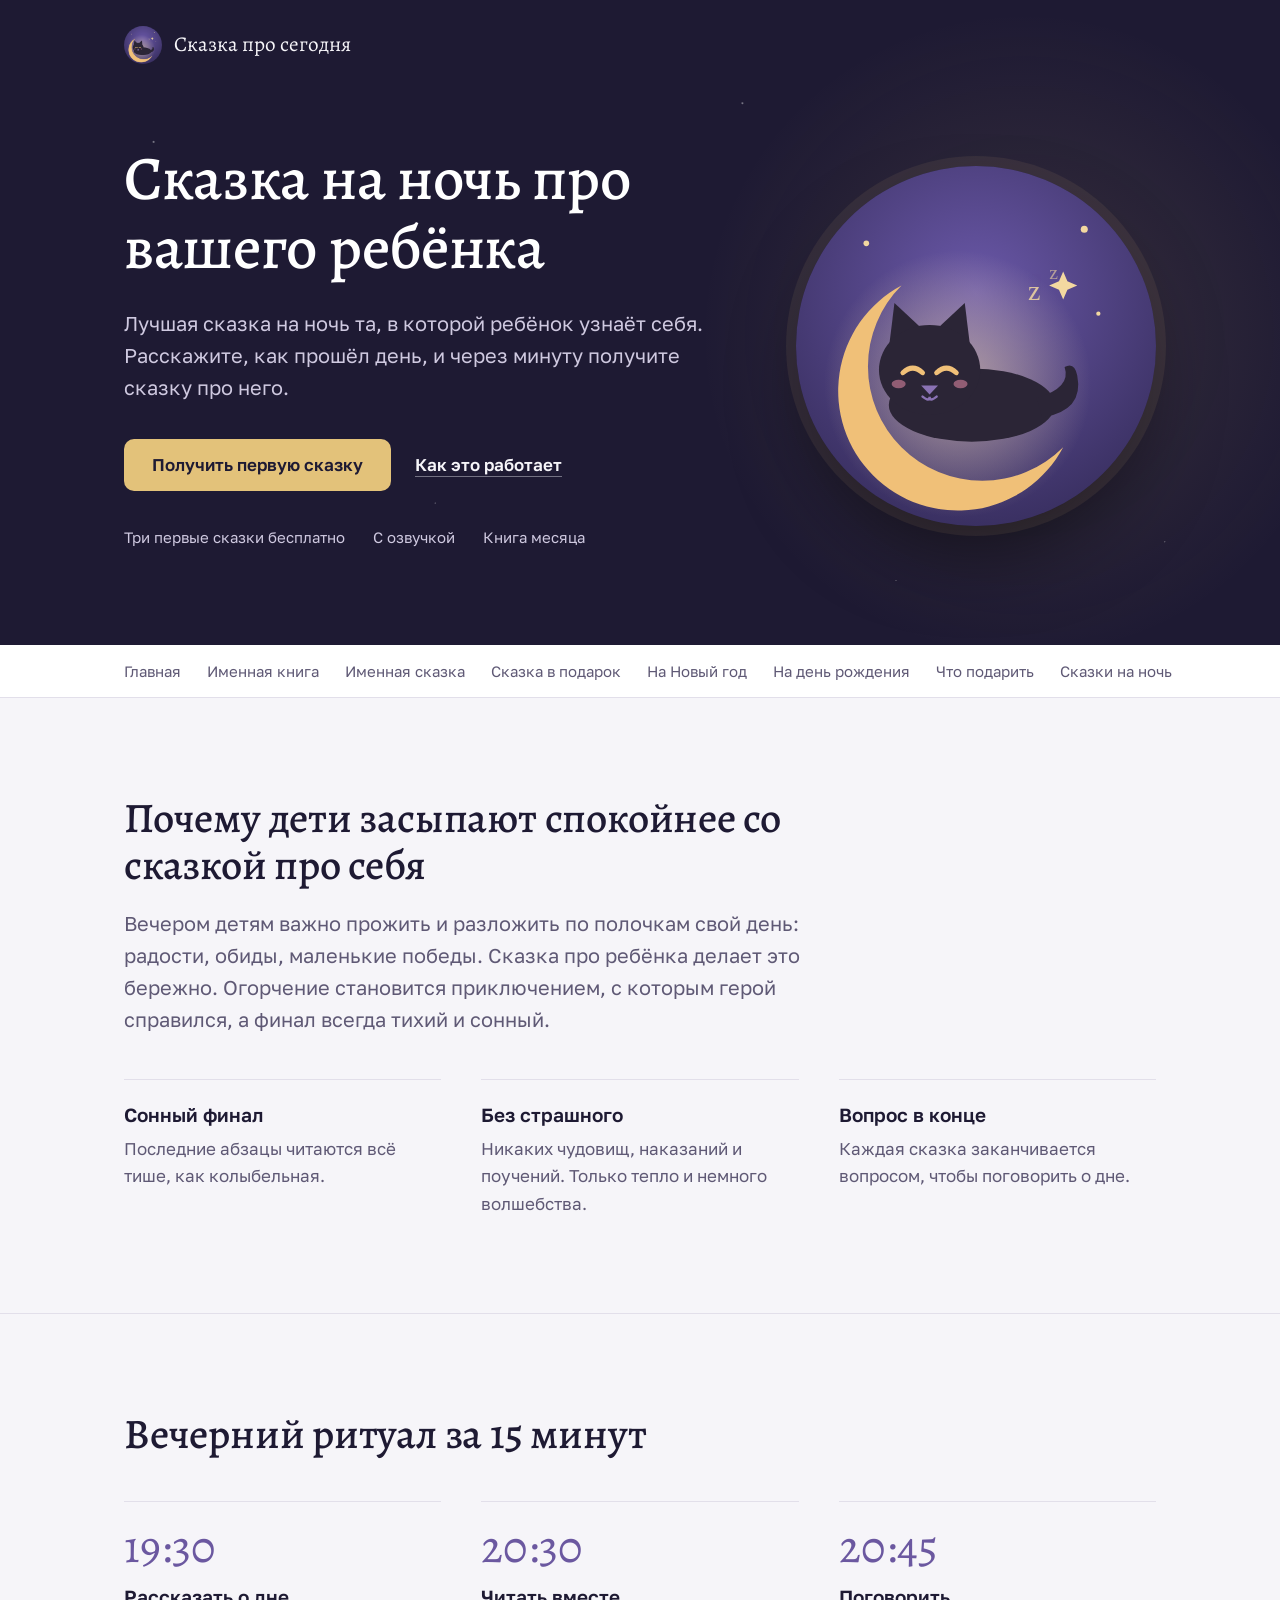
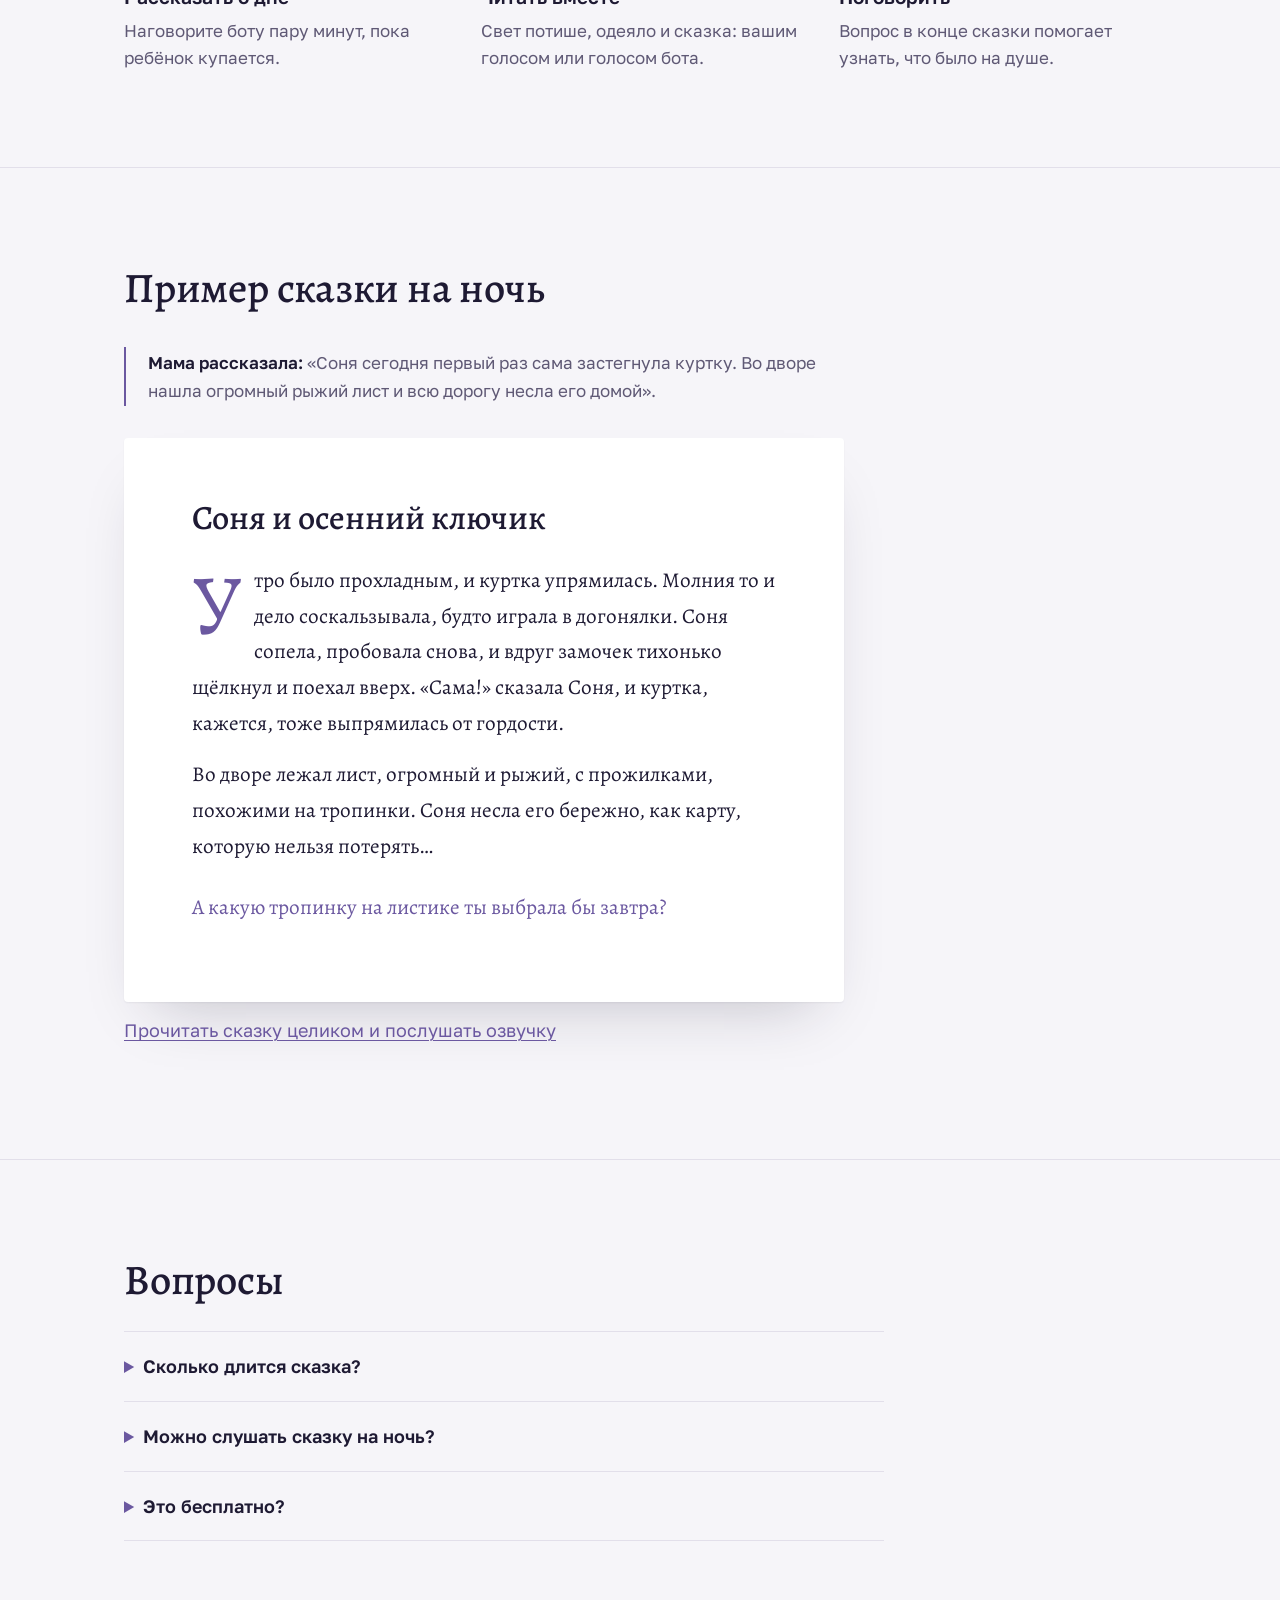
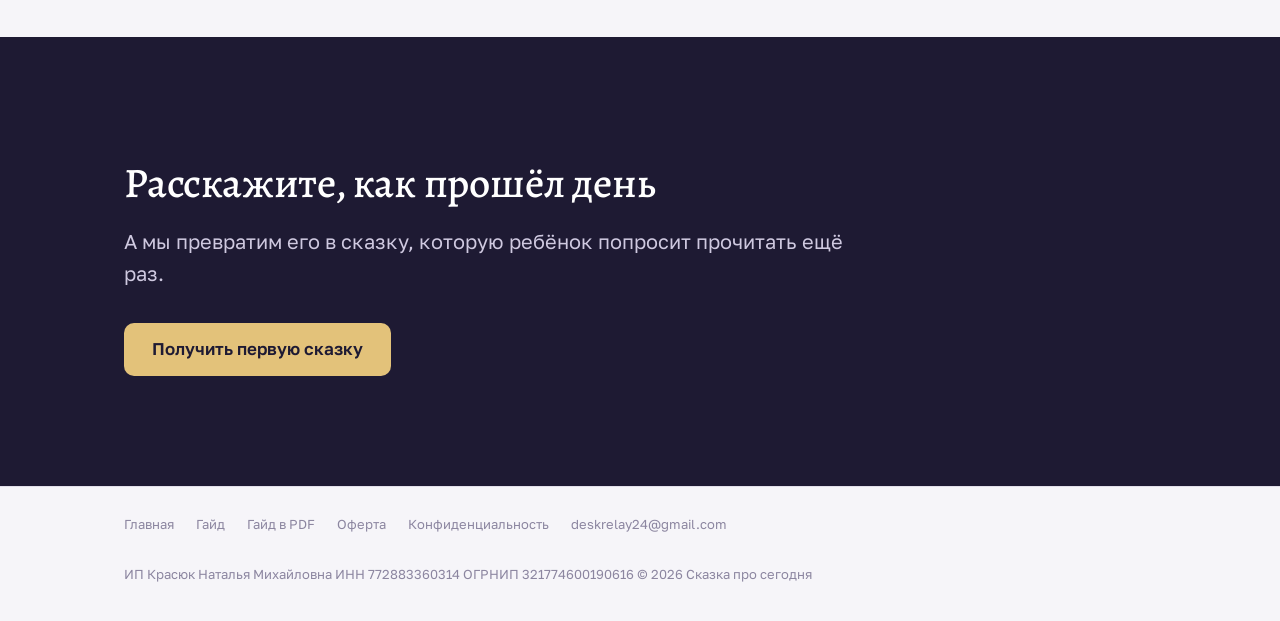
<file: skazki-na-noch-pro-rebenka.html>
<!doctype html>
<html lang="ru">
<head>
<meta charset="utf-8">
<meta name="viewport" content="width=device-width, initial-scale=1">
<title>Сказки на ночь про ребёнка: сказка про его день, где он главный герой</title>
<meta name="description" content="Сказки на ночь про вашего ребёнка: тёплая история про его день с его именем. Спокойный финал, озвучка и вопрос для разговора перед сном. Три первые бесплатно.">
<link rel="canonical" href="https://skazkasegodnya.ru/skazki-na-noch-pro-rebenka.html">
<link rel="icon" type="image/png" sizes="32x32" href="favicon-32.png"><link rel="apple-touch-icon" href="apple-touch-icon.png">
<meta property="og:type" content="website"><meta property="og:locale" content="ru_RU"><meta property="og:site_name" content="Сказка про сегодня"><meta property="og:title" content="Сказки на ночь про ребёнка: сказка про его день, где он главный герой"><meta property="og:description" content="Сказки на ночь про вашего ребёнка: тёплая история про его день с его именем. Спокойный финал, озвучка и вопрос для разговора перед сном. Три первые бесплатно."><meta property="og:url" content="https://skazkasegodnya.ru/skazki-na-noch-pro-rebenka.html"><meta property="og:image" content="https://skazkasegodnya.ru/og.png">
<script type="application/ld+json">{"@context": "https://schema.org", "@type": "Organization", "name": "Сказка про сегодня", "url": "https://skazkasegodnya.ru/", "logo": "https://skazkasegodnya.ru/icon-128.png", "email": "deskrelay24@gmail.com", "sameAs": ["https://t.me/Skazka_segodnya_bot"]}</script><script type="application/ld+json">{"@context": "https://schema.org", "@type": "Product", "name": "Сказка про сегодня: персональная сказка для ребёнка", "description": "Персональная вечерняя сказка, где главный герой ваш ребёнок: с его именем, друзьями и событиями дня. Озвучка и книга месяца.", "brand": {"@type": "Brand", "name": "Сказка про сегодня"}, "image": "https://skazkasegodnya.ru/og.png", "offers": {"@type": "Offer", "price": "690", "priceCurrency": "RUB", "availability": "https://schema.org/InStock", "url": "https://skazkasegodnya.ru/#prices"}}</script><script type="application/ld+json">{"@context": "https://schema.org", "@type": "BreadcrumbList", "itemListElement": [{"@type": "ListItem", "position": 1, "name": "Главная", "item": "https://skazkasegodnya.ru/"}, {"@type": "ListItem", "position": 2, "name": "Сказки на ночь", "item": "https://skazkasegodnya.ru/skazki-na-noch-pro-rebenka.html"}]}</script><script type="application/ld+json">{"@context": "https://schema.org", "@type": "FAQPage", "mainEntity": [{"@type": "Question", "name": "Сколько длится сказка?", "acceptedAnswer": {"@type": "Answer", "text": "Для малышей 3–5 лет около 3 минут чтения, для детей постарше 5–7 минут."}}, {"@type": "Question", "name": "Можно слушать сказку на ночь?", "acceptedAnswer": {"@type": "Answer", "text": "Да, каждую сказку можно послушать: её читает тёплый спокойный голос. А можно записать своим голосом."}}, {"@type": "Question", "name": "Это бесплатно?", "acceptedAnswer": {"@type": "Answer", "text": "Три первые сказки бесплатно. Дальше 690 ₽ за 31 день, сказка хоть каждый вечер."}}]}</script>
<link rel="preconnect" href="https://fonts.googleapis.com"><link rel="preconnect" href="https://fonts.gstatic.com" crossorigin><link href="https://fonts.googleapis.com/css2?family=Alegreya:wght@400;500;700&family=Golos+Text:wght@400;500;600&display=swap" rel="stylesheet"><link rel="stylesheet" href="style.css?v=3">
<!-- Top.Mail.Ru counter (VK Реклама, пиксель 3801021) -->
<script type="text/javascript">
var _tmr = window._tmr || (window._tmr = []);
_tmr.push({id: "3801021", type: "pageView", start: (new Date()).getTime()});
(function (d, w, id) {
if (d.getElementById(id)) return;
var ts = d.createElement("script"); ts.type = "text/javascript"; ts.async = true; ts.id = id;
ts.src = "https://top-fwz1.mail.ru/js/code.js";
var f = function () {var s = d.getElementsByTagName("script")[0]; s.parentNode.insertBefore(ts, s);};
if (w.opera == "[object Opera]") { d.addEventListener("DOMContentLoaded", f, false); } else { f(); }
})(document, window, "tmr-code");
document.addEventListener("click", function (e) {
var a = e.target.closest && e.target.closest("a[href*='t.me/']");
if (a) { _tmr.push({type: "reachGoal", id: 3801021, goal: "bot_click"}); }
}, true);
</script>
<!-- /Top.Mail.Ru counter -->
</head>
<body>
<noscript><div><img src="https://top-fwz1.mail.ru/counter?id=3801021;js=na" style="position:absolute;left:-9999px;" alt="Top.Mail.Ru" /></div></noscript>

<header><div class="wrap"><a class="brand" href="index.html"><img src="icon-128.png" alt="" width="38" height="38">Сказка про сегодня</a><div class="hero"><div class="hero-text"><h1>Сказка на ночь про вашего ребёнка</h1><p>Лучшая сказка на ночь та, в которой ребёнок узнаёт себя. Расскажите, как прошёл день, и через минуту получите сказку про него.</p><a class="btn" href="https://t.me/Skazka_segodnya_bot?start=p_seo_nanoch">Получить первую сказку</a><a class="btn ghost" href="guide.html">Как это работает</a><div class="trust"><span>Три первые сказки бесплатно</span><span>С озвучкой</span><span>Книга месяца</span></div></div><img class="moon" src="logo.svg" width="360" height="360" alt="Пантера спит на полумесяце, знак «Сказки про сегодня»"></div></div></header>
<nav class="toc"><div class="wrap"><a href="index.html">Главная</a><a href="imennaya-kniga.html">Именная книга</a><a href="imennaya-skazka.html">Именная сказка</a><a href="skazka-v-podarok.html">Сказка в подарок</a><a href="podarok-rebenku-na-novyj-god.html">На Новый год</a><a href="podarok-rebenku-na-den-rozhdeniya.html">На день рождения</a><a href="chto-podarit-rebenku.html">Что подарить</a><a href="skazki-na-noch-pro-rebenka.html">Сказки на ночь</a><a href="skazka-neiroset.html">Нейросетью</a><a href="guide.html">Гайд</a></div></nav><section><div class="wrap"><h2>Почему дети засыпают спокойнее со сказкой про себя</h2><p class="lead">Вечером детям важно прожить и разложить по полочкам свой день: радости, обиды, маленькие победы. Сказка про ребёнка делает это бережно. Огорчение становится приключением, с которым герой справился, а финал всегда тихий и сонный.</p><div class="grid3"><div class="card"><h3>Сонный финал</h3><p>Последние абзацы читаются всё тише, как колыбельная.</p></div><div class="card"><h3>Без страшного</h3><p>Никаких чудовищ, наказаний и поучений. Только тепло и немного волшебства.</p></div><div class="card"><h3>Вопрос в конце</h3><p>Каждая сказка заканчивается вопросом, чтобы поговорить о дне.</p></div></div></div></section>
<section><div class="wrap"><h2>Вечерний ритуал за 15 минут</h2><div class="grid3"><div class="card"><div class="time">19:30</div><h3>Рассказать о дне</h3><p>Наговорите боту пару минут, пока ребёнок купается.</p></div><div class="card"><div class="time">20:30</div><h3>Читать вместе</h3><p>Свет потише, одеяло и сказка: вашим голосом или голосом бота.</p></div><div class="card"><div class="time">20:45</div><h3>Поговорить</h3><p>Вопрос в конце сказки помогает узнать, что было на душе.</p></div></div></div></section>
<section><div class="wrap"><h2>Пример сказки на ночь</h2><div class="from"><b>Мама рассказала:</b> «Соня сегодня первый раз сама застегнула куртку. Во дворе нашла огромный рыжий лист и всю дорогу несла его домой».</div><div class="story"><h3>Соня и осенний ключик</h3><p>Утро было прохладным, и куртка упрямилась. Молния то и дело соскальзывала, будто играла в догонялки. Соня сопела, пробовала снова, и вдруг замочек тихонько щёлкнул и поехал вверх. «Сама!» сказала Соня, и куртка, кажется, тоже выпрямилась от гордости.</p><p>Во дворе лежал лист, огромный и рыжий, с прожилками, похожими на тропинки. Соня несла его бережно, как карту, которую нельзя потерять…</p><p class="ask">А какую тропинку на листике ты выбрала бы завтра?</p></div><p style="margin-top:14px"><a href="index.html#example">Прочитать сказку целиком и послушать озвучку</a></p></div></section>
<section id="faq"><div class="wrap"><h2>Вопросы</h2><details><summary>Сколько длится сказка?</summary><p>Для малышей 3–5 лет около 3 минут чтения, для детей постарше 5–7 минут.</p></details><details><summary>Можно слушать сказку на ночь?</summary><p>Да, каждую сказку можно послушать: её читает тёплый спокойный голос. А можно записать своим голосом.</p></details><details><summary>Это бесплатно?</summary><p>Три первые сказки бесплатно. Дальше 690 ₽ за 31 день, сказка хоть каждый вечер.</p></details></div></section>
<section class="final"><div class="wrap"><h2 style="margin-top:12px">Расскажите, как прошёл день</h2><p class="lead" style="margin:0 auto 26px">А мы превратим его в сказку, которую ребёнок попросит прочитать ещё раз.</p><a class="btn" href="https://t.me/Skazka_segodnya_bot?start=p_seo_nanoch">Получить первую сказку</a></div></section>
<footer class="mini"><div class="wrap"><a href="index.html">Главная</a> <a href="guide.html">Гайд</a> <a href="guide.pdf">Гайд в PDF</a> <a href="index.html#offer">Оферта</a> <a href="privacy.html">Конфиденциальность</a> <a href="mailto:deskrelay24@gmail.com">deskrelay24@gmail.com</a><br>ИП Красюк Наталья Михайловна ИНН 772883360314 ОГРНИП 321774600190616 © 2026 Сказка про сегодня</div></footer>
<script>(function(){var q=new URLSearchParams(location.search);var u=q.get("utm_source")||"",p=/vk/i.test(u)?"p_vk_":/yandex|direct/i.test(u)?"p_yd_":"";if(!p)return;document.querySelectorAll('a[href*="t.me/Skazka_segodnya_bot?start=p_"]').forEach(function(a){a.href=a.href.replace(/start=p_(seo_)?/,"start="+p)})})();</script>
</body>
</html>
</file>
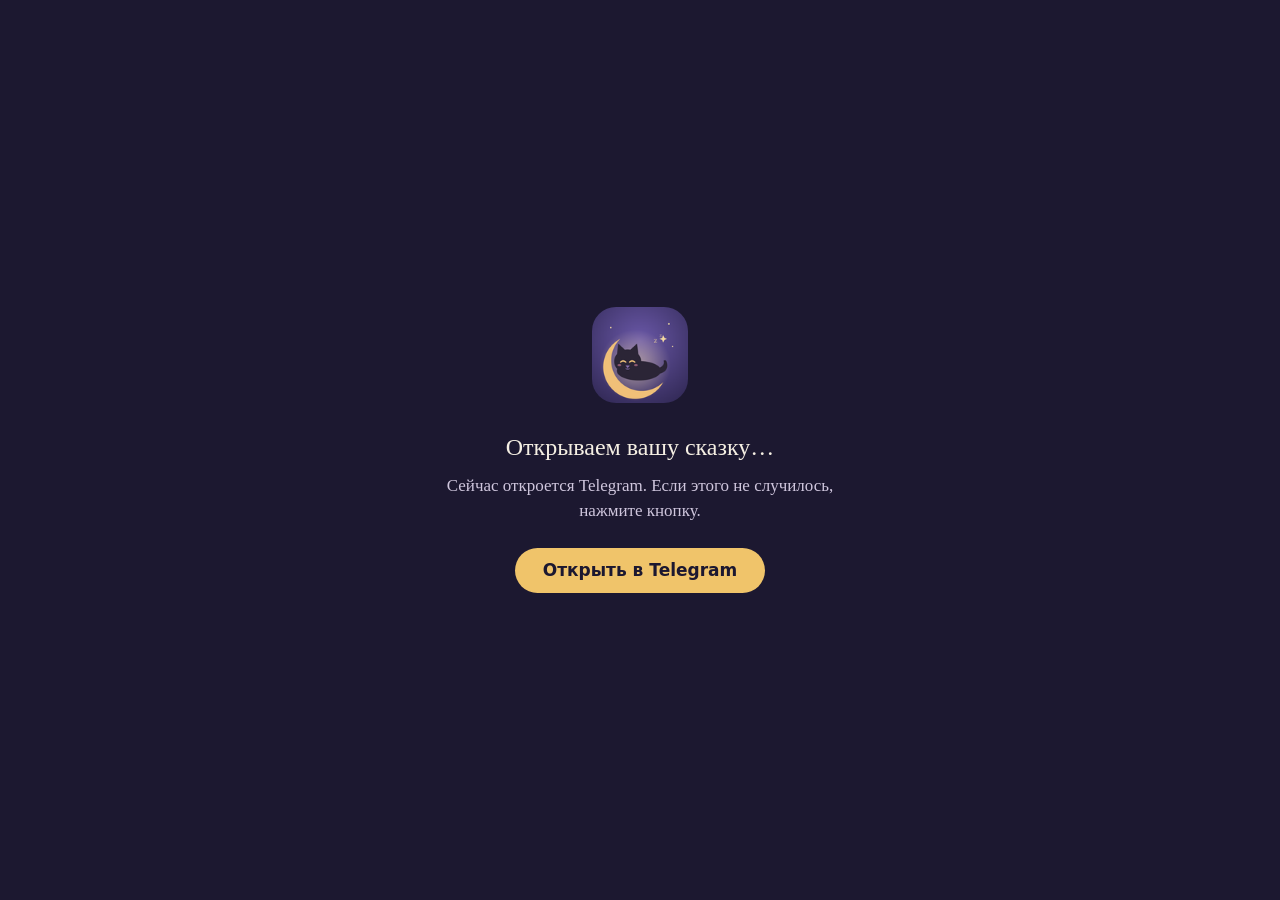
<file: vk.html>
<!doctype html>
<html lang="ru">
<head>
<meta charset="utf-8">
<meta name="viewport" content="width=device-width, initial-scale=1">
<meta name="robots" content="noindex">
<title>Сказка про сегодня</title>
<link rel="icon" type="image/png" sizes="32x32" href="favicon-32.png">
<!-- Вход из VK Рекламы (13.10): сразу открываем бота с меткой p_vk, чтобы семьи из VK было видно в статистике. -->
<script type="text/javascript">
var _tmr = window._tmr || (window._tmr = []);
_tmr.push({id: "3801021", type: "pageView", start: (new Date()).getTime()});
_tmr.push({type: "reachGoal", id: 3801021, goal: "bot_click"});
(function (d, w, id) {
if (d.getElementById(id)) return;
var ts = d.createElement("script"); ts.type = "text/javascript"; ts.async = true; ts.id = id;
ts.src = "https://top-fwz1.mail.ru/js/code.js";
var f = function () {var s = d.getElementsByTagName("script")[0]; s.parentNode.insertBefore(ts, s);};
f();
})(document, window, "tmr-code");
</script>
<style>
body{margin:0;min-height:100vh;display:grid;place-items:center;background:#1c1830;color:#f5efe3;font:17px/1.5 Georgia,"PT Serif",serif;text-align:center}
main{padding:32px 20px;max-width:420px}
img{width:96px;height:96px;border-radius:24px}
h1{font-size:24px;font-weight:normal;margin:18px 0 8px}
p{margin:0 0 24px;color:#cfc6dd}
a.btn{display:inline-block;background:#f0c46a;color:#1c1830;text-decoration:none;padding:14px 28px;border-radius:999px;font:600 17px/1 system-ui,sans-serif}
</style>
</head>
<body>
<main>
<img src="icon-128.png" alt="">
<h1>Открываем вашу сказку…</h1>
<p>Сейчас откроется Telegram. Если этого не случилось, нажмите кнопку.</p>
<a class="btn" id="go" href="https://t.me/Skazka_segodnya_bot?start=p_vk">Открыть в Telegram</a>
</main>
<script>
(function(){
  var q = new URLSearchParams(location.search);
  var tail = (q.get('a') || '').toLowerCase().replace(/[^a-z0-9_]/g, '').slice(0, 40);
  var start = 'p_vk' + (tail ? '_' + tail : '');
  var web = 'https://t.me/Skazka_segodnya_bot?start=' + start;
  var app = 'tg://resolve?domain=Skazka_segodnya_bot&start=' + start;
  document.getElementById('go').href = web;
  // Сначала приложение Telegram, через секунду страница t.me как запасной путь.
  setTimeout(function(){ location.href = app; }, 150);
  setTimeout(function(){ location.href = web; }, 1300);
})();
</script>
</body>
</html>
</file>
<file: style.css>
/* Сказка про сегодня: общий стиль сайта. Один акцент: луна с пантерой в шапке. */
:root{
  --night:#1E1A33;--dusk:#2E2850;--paper:#F6F5F9;--ink:#1E1A33;--muted:#5F5975;
  --line:#E2DFEA;--purple:#6B58A0;--gold:#E3C27A;--cream:#F6F5F9;--lilac:#ECE9F4;--mint:#EEF2EC;
  --moonlit:#CFC9E0;
  --serif:'Alegreya',Georgia,serif;--sans:'Golos Text',-apple-system,'Segoe UI',sans-serif;
}
*{box-sizing:border-box}
html{scroll-behavior:smooth;-webkit-text-size-adjust:100%}
body{margin:0;background:var(--paper);color:var(--ink);font:18px/1.6 var(--sans)}
h1,h2,.serif{font-family:var(--serif);font-weight:500;line-height:1.12;margin:0 0 .45em;letter-spacing:-.005em}
h3{font-family:var(--sans);font-weight:600;font-size:19px;line-height:1.35;margin:0 0 .4em}
i,em{font-style:normal}
a{color:var(--purple);text-underline-offset:3px;text-decoration-thickness:1px}
a:focus-visible,.btn:focus-visible,summary:focus-visible{outline:2px solid var(--gold);outline-offset:3px;border-radius:4px}
.wrap{max-width:1080px;margin:0 auto;padding:0 24px}
.icon,.star,h2 .n{display:none}

/* шапка */
header{background:var(--night);color:var(--cream);padding:26px 0 96px;position:relative;overflow:hidden;
  background-image:radial-gradient(circle at 80% 52%,rgba(227,194,122,.13),transparent 30%),
  radial-gradient(1.5px 1.5px at 12% 22%,rgba(255,255,255,.55),transparent),
  radial-gradient(1px 1px at 34% 78%,rgba(255,255,255,.4),transparent),
  radial-gradient(1.5px 1.5px at 58% 16%,rgba(255,255,255,.5),transparent),
  radial-gradient(1px 1px at 91% 84%,rgba(255,255,255,.4),transparent),
  radial-gradient(1px 1px at 70% 90%,rgba(255,255,255,.35),transparent)}
.brand{display:inline-flex;align-items:center;gap:12px;color:var(--cream);text-decoration:none;font-family:var(--serif);font-size:21px}
.brand img{width:38px;height:38px;border-radius:50%}
.hero{display:grid;grid-template-columns:minmax(0,1fr) 360px;gap:56px;align-items:center;margin-top:72px}
header h1{font-size:62px;color:#fff;max-width:11.5em;margin:0 0 24px}
header p{font-size:20px;color:var(--moonlit);max-width:32em;margin:0 0 36px}
.moon{width:100%;height:auto;border-radius:50%;box-shadow:0 0 0 10px rgba(227,194,122,.08),0 40px 80px -20px rgba(0,0,0,.55)}
.kicker{font:500 15px/1.4 var(--sans);color:var(--gold);letter-spacing:0;text-transform:none;font-style:normal}
.btn{display:inline-block;background:var(--purple);color:#fff;text-decoration:none;padding:16px 28px;border-radius:10px;font:600 17px/1.2 var(--sans);transition:background .2s}
.btn:hover{background:#5A4890}
header .btn,.final .btn{background:var(--gold);color:var(--night)}
header .btn:hover,.final .btn:hover{background:#EED196}
.btn.ghost{background:none;color:var(--cream);padding:16px 6px;margin-left:18px;text-decoration:underline;text-underline-offset:5px;text-decoration-color:rgba(246,245,249,.4)}
.btn.ghost:hover{background:none;text-decoration-color:var(--gold)}
.trust{display:flex;flex-wrap:wrap;gap:8px 28px;margin-top:34px;color:var(--moonlit);font-size:15px}

/* навигация */
nav.toc{background:#fff;border-bottom:1px solid var(--line);position:sticky;top:0;z-index:5}
nav.toc .wrap{display:flex;gap:26px;overflow-x:auto;padding-top:14px;padding-bottom:14px;font-size:15px;white-space:nowrap;scrollbar-width:none}
nav.toc a{text-decoration:none;color:var(--muted)}
nav.toc a:hover{color:var(--ink)}

/* разделы */
section{padding:96px 0}
section+section{border-top:1px solid var(--line)}
.night+section,section+.night,.final{border-top:0}
h2{font-size:42px;max-width:17em}
.lead{font-size:20px;color:var(--muted);max-width:36em;margin:0 0 18px}
.quote{font-family:var(--serif);font-size:30px;line-height:1.35;color:var(--dusk);max-width:22em;margin:56px 0 8px}
.grid{display:grid;grid-template-columns:1fr 1fr;gap:56px;align-items:start;margin-top:40px}
.grid3{display:grid;grid-template-columns:repeat(3,1fr);gap:40px;margin-top:44px}
.card{background:none;border:0;border-top:1px solid var(--line);border-radius:0;padding:22px 0 0}
.card p{margin:0;color:var(--muted);font-size:17px}
.time{font-family:var(--serif);font-size:46px;line-height:1;color:var(--purple);margin-bottom:14px}
.tip{background:var(--lilac);border-radius:8px;padding:20px 24px;margin-top:24px;font-size:17px}
.tip b{color:var(--ink)}
ul{padding-left:20px;margin:0;color:var(--muted)}
ol.steps{padding-left:22px;margin:10px 0 0}
ol.steps li{margin-bottom:10px}
section img{border-radius:6px}

/* пример: рассказ мамы и страница сказки */
.from{max-width:720px;border-left:2px solid var(--purple);padding:2px 0 2px 22px;margin:36px 0 0;color:var(--muted);font-size:17px;background:none;border-radius:0}
.from b{color:var(--ink);font-weight:600}
.story{background:#fff;max-width:720px;margin-top:32px;padding:60px 68px;border-radius:4px;border:0;
  box-shadow:0 1px 2px rgba(30,26,51,.06),0 30px 60px -30px rgba(30,26,51,.25)}
.story h3{font-family:var(--serif);font-weight:500;font-size:34px;line-height:1.15;color:var(--ink);margin-bottom:26px}
.story p{font-family:var(--serif);font-size:21px;line-height:1.7;margin:0 0 16px}
.story h3+p::first-letter{float:left;font-size:4.1em;line-height:.82;padding:8px 12px 0 0;color:var(--purple)}
.story .ask{color:var(--purple);margin-top:26px}
.listen-list{max-width:720px}
.listen-list h3{font-family:var(--serif);font-weight:500;font-size:28px}
.listen{display:flex;align-items:center;gap:20px;flex-wrap:wrap;background:#fff;border:1px solid var(--line);border-radius:8px;padding:16px 20px;margin-top:12px;color:var(--ink)}
.listen b{font-family:var(--serif);font-weight:500;font-size:21px;display:block;line-height:1.2}
.listen span{font-size:14px;color:var(--muted)}
.listen audio{flex:1;min-width:240px}

/* ночные разделы */
.night,.final{background:var(--night);color:var(--cream)}
.night h2,.night h3,.final h2{color:#fff}
.night .lead,.final .lead{color:var(--moonlit)}
.night .card{border-top-color:rgba(255,255,255,.16)}
.night .card p{color:var(--moonlit)}
.night .time{color:var(--gold)}
.final{padding:110px 0}
.final .kicker{display:none}
.final .lead{margin:0 0 34px!important}

/* тарифы */
.plans{display:grid;grid-template-columns:repeat(3,1fr);margin-top:44px;border:1px solid var(--line);border-radius:8px;overflow:hidden;background:#fff}
.plans .card{border:0;padding:30px 30px 34px}
.plans .card+.card{border-left:1px solid var(--line)}
.plans .main{background:var(--night);color:var(--cream);border:0}
.plans .main h3{color:#fff}
.plans .main ul,.plans .main .price span{color:var(--moonlit)!important}
.price{font-family:var(--serif);font-size:46px;line-height:1.1;margin:6px 0 16px}

/* вопросы */
details{border:0;border-bottom:1px solid var(--line);border-radius:0;background:none;padding:20px 0;margin:0;max-width:760px}
details:first-of-type{border-top:1px solid var(--line);margin-top:28px}
summary{cursor:pointer;font-weight:600;font-size:18px}
summary::marker{color:var(--purple)}
details p{margin:12px 0 0;color:var(--muted)}

/* телефон с ботом */
.phone{background:var(--paper);border-radius:34px;padding:16px;border:8px solid var(--night);box-shadow:0 30px 60px -30px rgba(30,26,51,.35);max-width:360px;margin:0 auto}
.ph-head{display:flex;align-items:center;gap:10px;padding:2px 4px 12px;border-bottom:1px solid var(--line)}
.ph-head img{width:38px;height:38px;border-radius:50%}
.ph-head b{font-family:var(--serif);font-weight:500;font-size:17px;display:block;line-height:1.2}
.ph-head span{font-size:12px;color:var(--muted)}
.msg{margin-top:12px;padding:11px 14px;border-radius:16px;font-size:14.5px;line-height:1.45}
.bot{background:#fff;margin-right:28px;border-top-left-radius:6px}
.me{background:var(--mint);margin-left:40px;border-top-right-radius:6px}
.bot b{font-family:var(--serif);font-weight:500;font-size:17px;color:var(--night);display:block;margin-bottom:4px}
.bot i{color:var(--muted)}
.btns{display:grid;gap:6px;margin-top:8px}
.btns span{background:var(--lilac);color:var(--night);border-radius:10px;padding:8px 10px;font-size:13.5px;text-align:center}
.btns.two{grid-template-columns:1fr 1fr}
.voice{display:flex;align-items:center;gap:8px;font-size:12px;color:var(--muted)}
.voice i{width:28px;height:28px;border-radius:50%;background:var(--purple);flex:none;position:relative}
.voice i:after{content:"";position:absolute;left:11px;top:8px;border-left:9px solid #fff;border-top:6px solid transparent;border-bottom:6px solid transparent}
.voice em{flex:1;height:14px;background:repeating-linear-gradient(90deg,#c9c2dc 0 2px,transparent 2px 5px)}
.cover{height:120px;border-radius:6px;background:radial-gradient(circle at 75% 30%,#f2dca4 0 14px,transparent 15px),linear-gradient(160deg,#4a3f86,var(--night));margin-bottom:8px}

/* прочее */
.ideas{columns:2;column-gap:40px;margin-top:20px;padding-left:20px;color:var(--muted)}
.ideas li{margin-bottom:10px;break-inside:avoid}
#offer{padding:64px 0;font-size:15px}
#offer h2{font-size:28px}
.offer{font-size:15px;color:var(--ink)}
.req td{padding:4px 16px 4px 0;vertical-align:top}
footer{padding:40px 0 56px;color:var(--muted);font-size:15px}
footer .req{margin:0}
footer.mini{padding:26px 0 34px;font-size:13px;line-height:1.8;color:#8C86A0;border-top:1px solid var(--line)}
footer.mini .wrap{display:flex;flex-wrap:wrap;gap:4px 22px}
footer.mini a{color:#8C86A0;text-decoration:none}
footer.mini a:hover{color:var(--ink)}

@media (max-width:860px){
  .hero{grid-template-columns:1fr;gap:28px;margin-top:40px}
  .moon{width:150px;order:-1}
  header{padding-bottom:64px}
  header h1{font-size:40px}
  header p{font-size:18px}
  .grid,.grid3,.plans{grid-template-columns:1fr}
  .plans .card+.card{border-left:0;border-top:1px solid var(--line)}
  section{padding:64px 0}
  h2{font-size:32px}
  .quote{font-size:24px}
  .story{padding:30px 22px}
  .story p{font-size:19px}
  .btn.ghost{margin:6px 0 0;display:block;width:max-content}
  .ideas{columns:1}
}
@media (prefers-reduced-motion:reduce){html{scroll-behavior:auto}.btn{transition:none}}
@media print{nav.toc{display:none}section{break-inside:avoid-page}header{padding:40px 0}}
</file>
